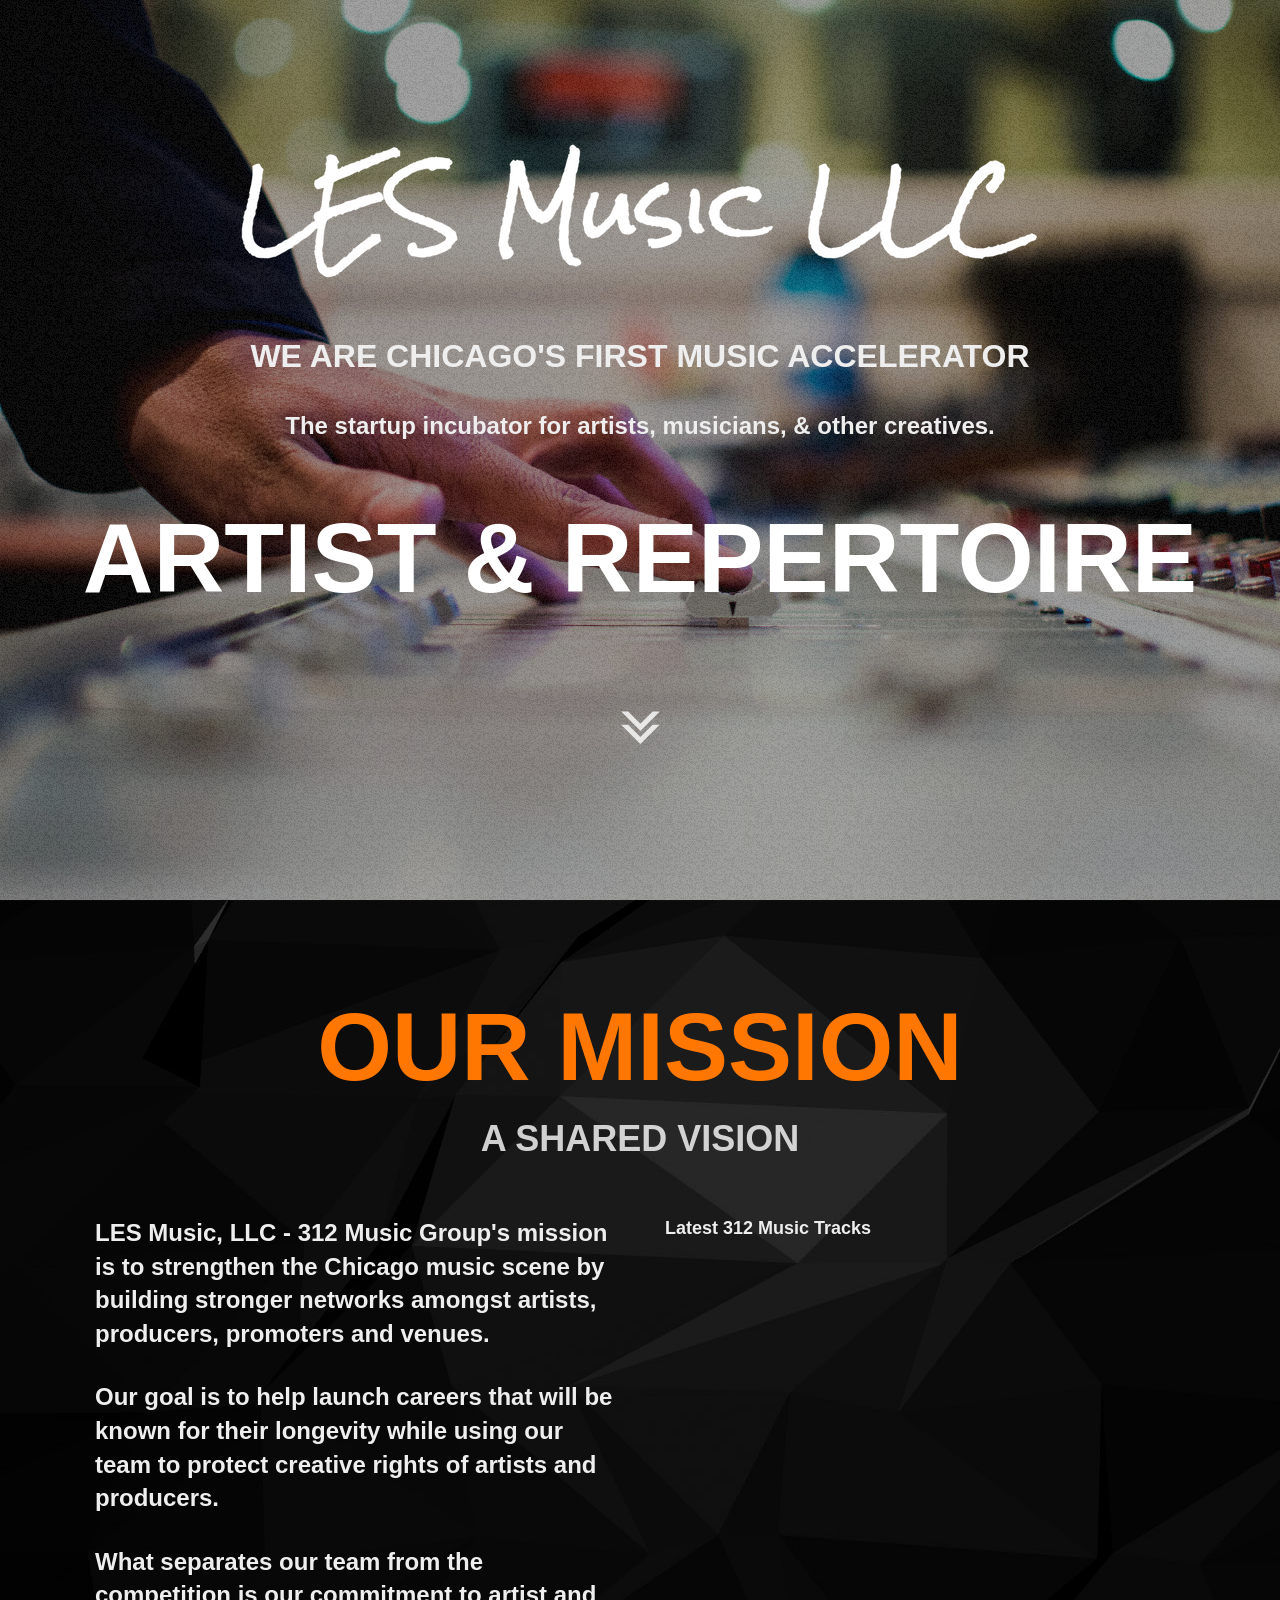
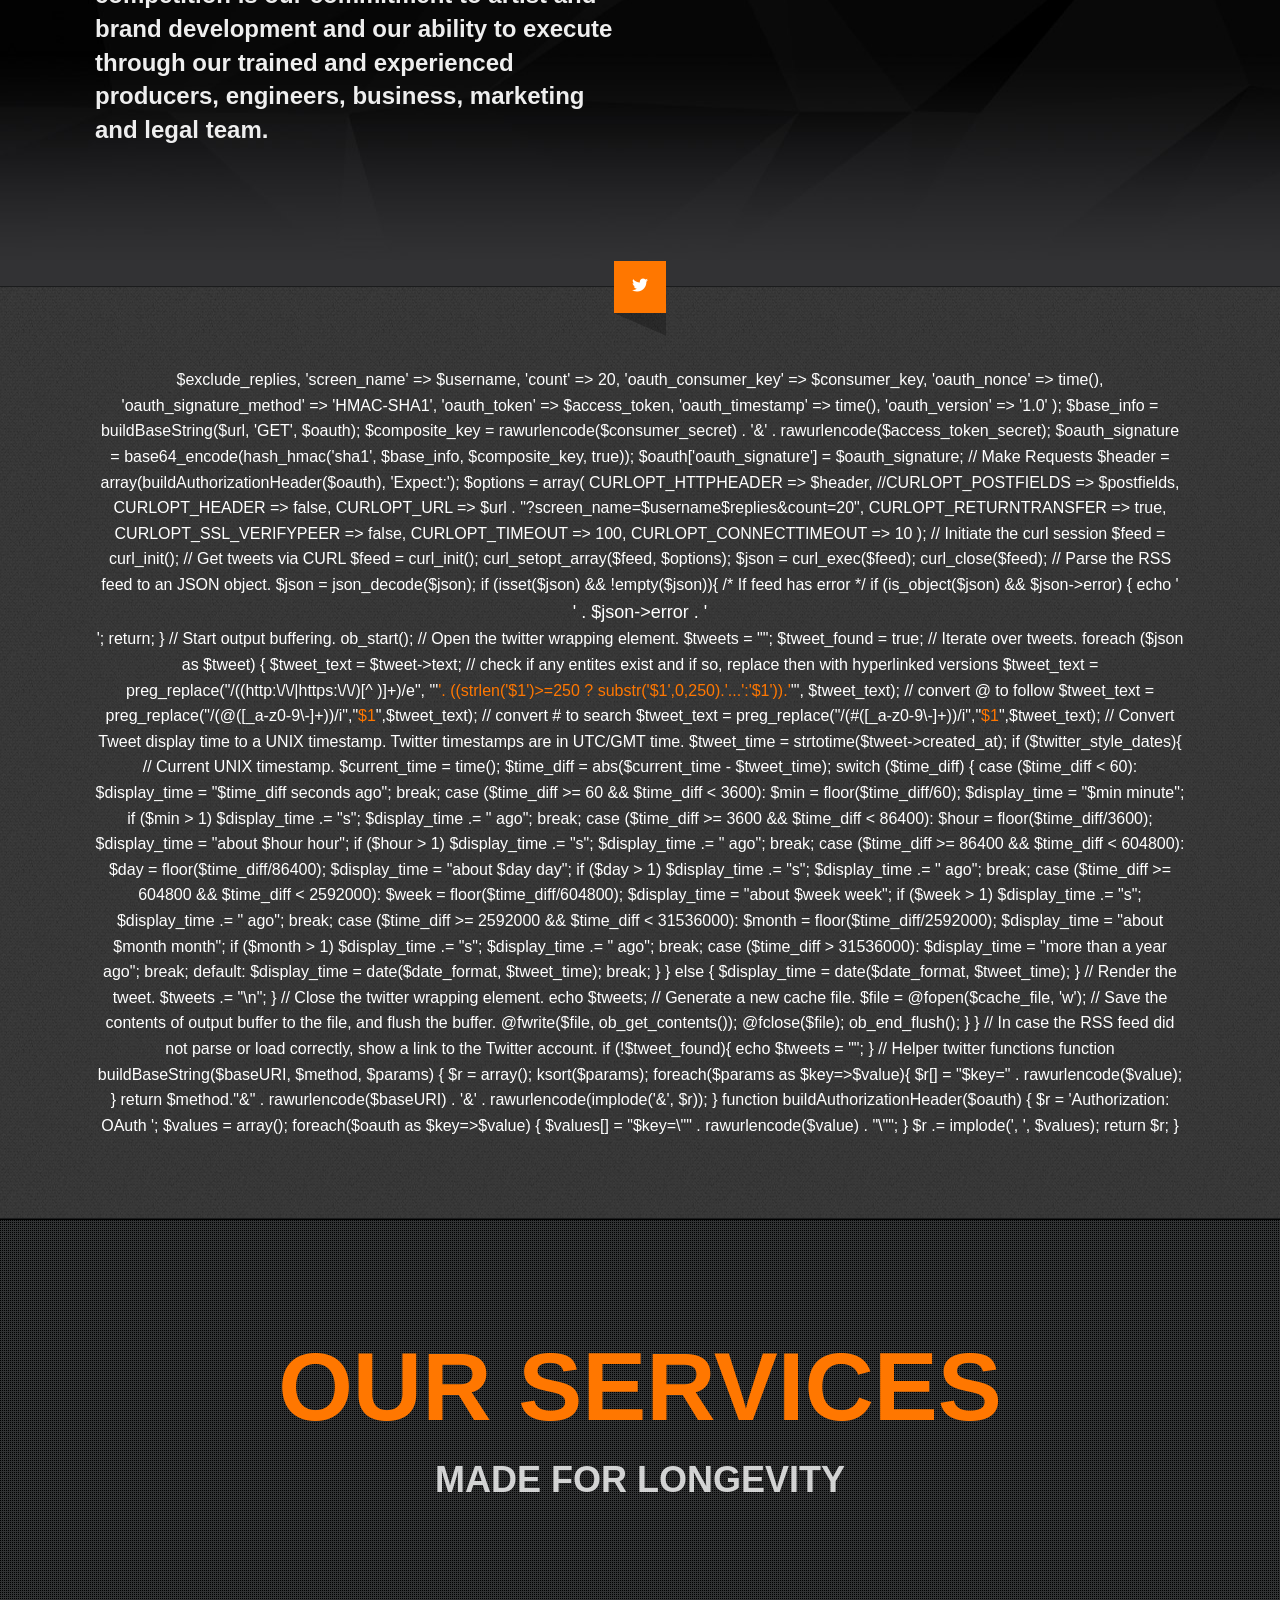
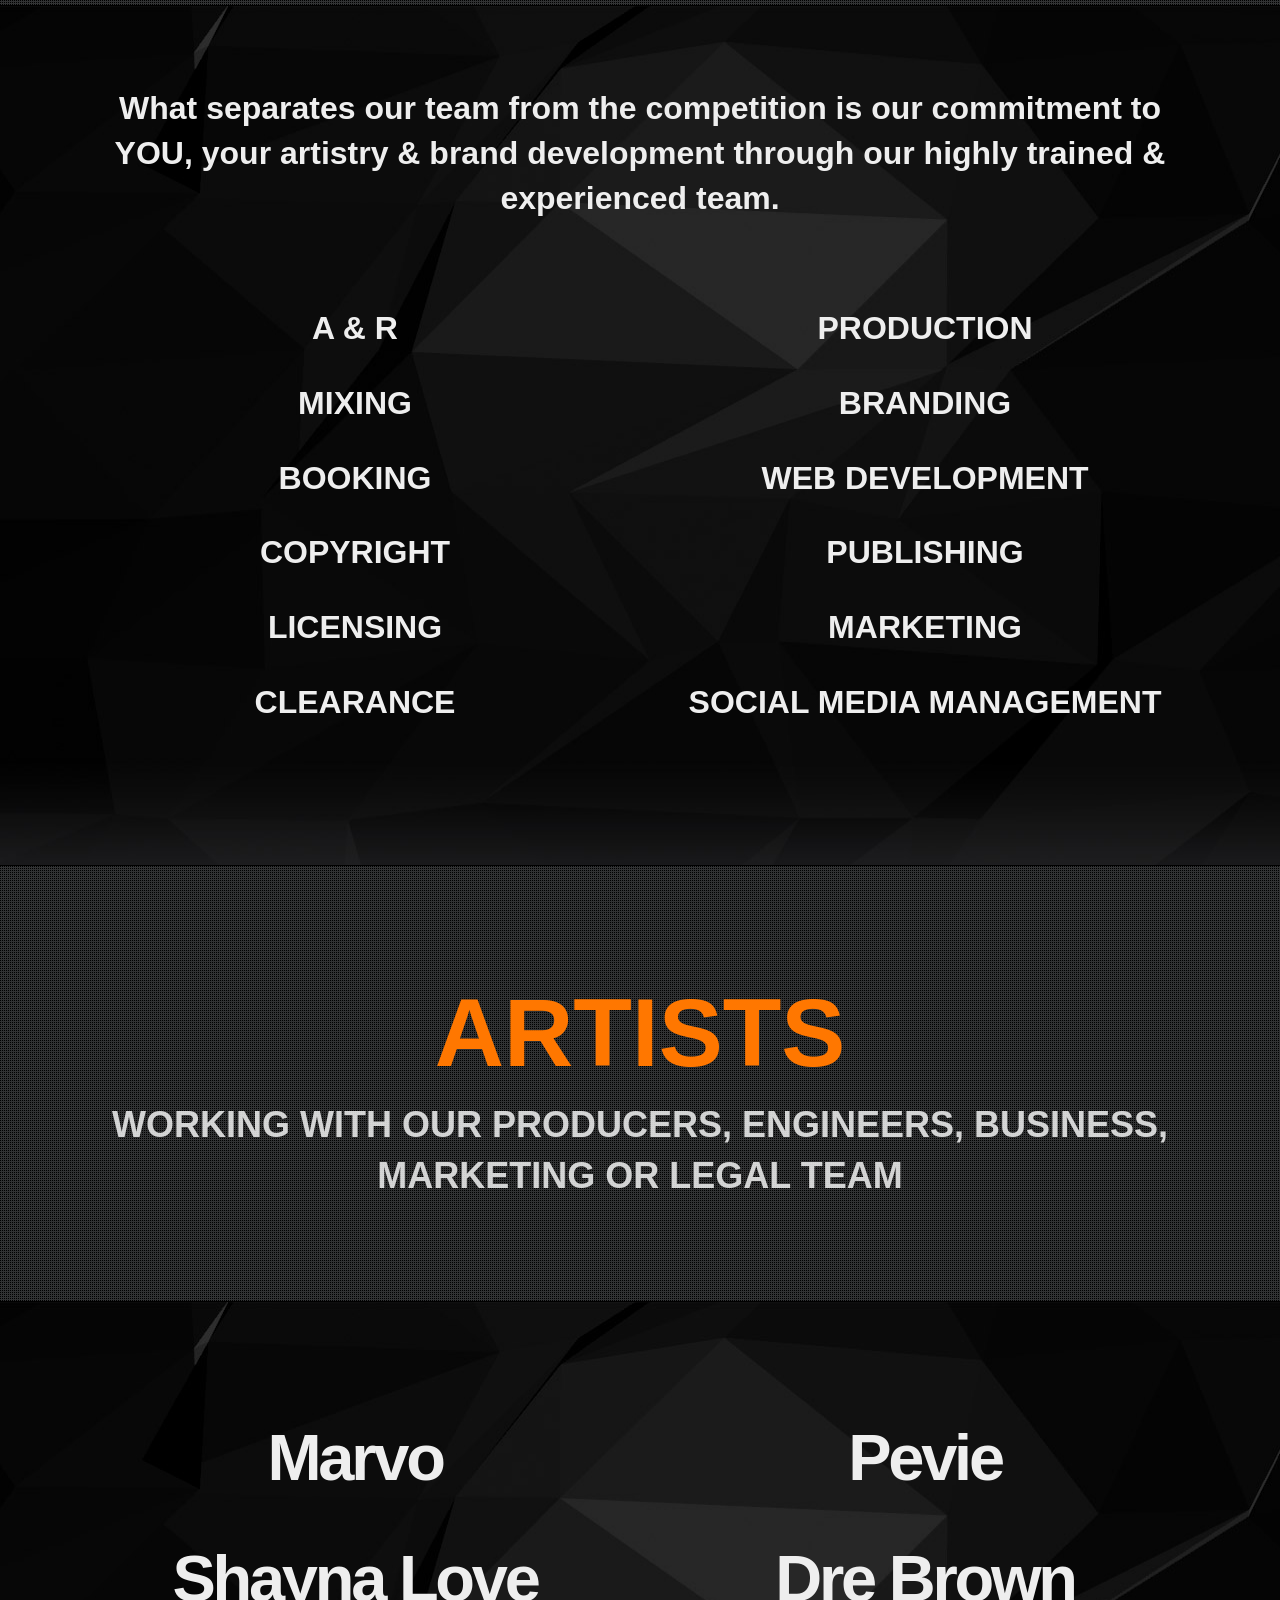
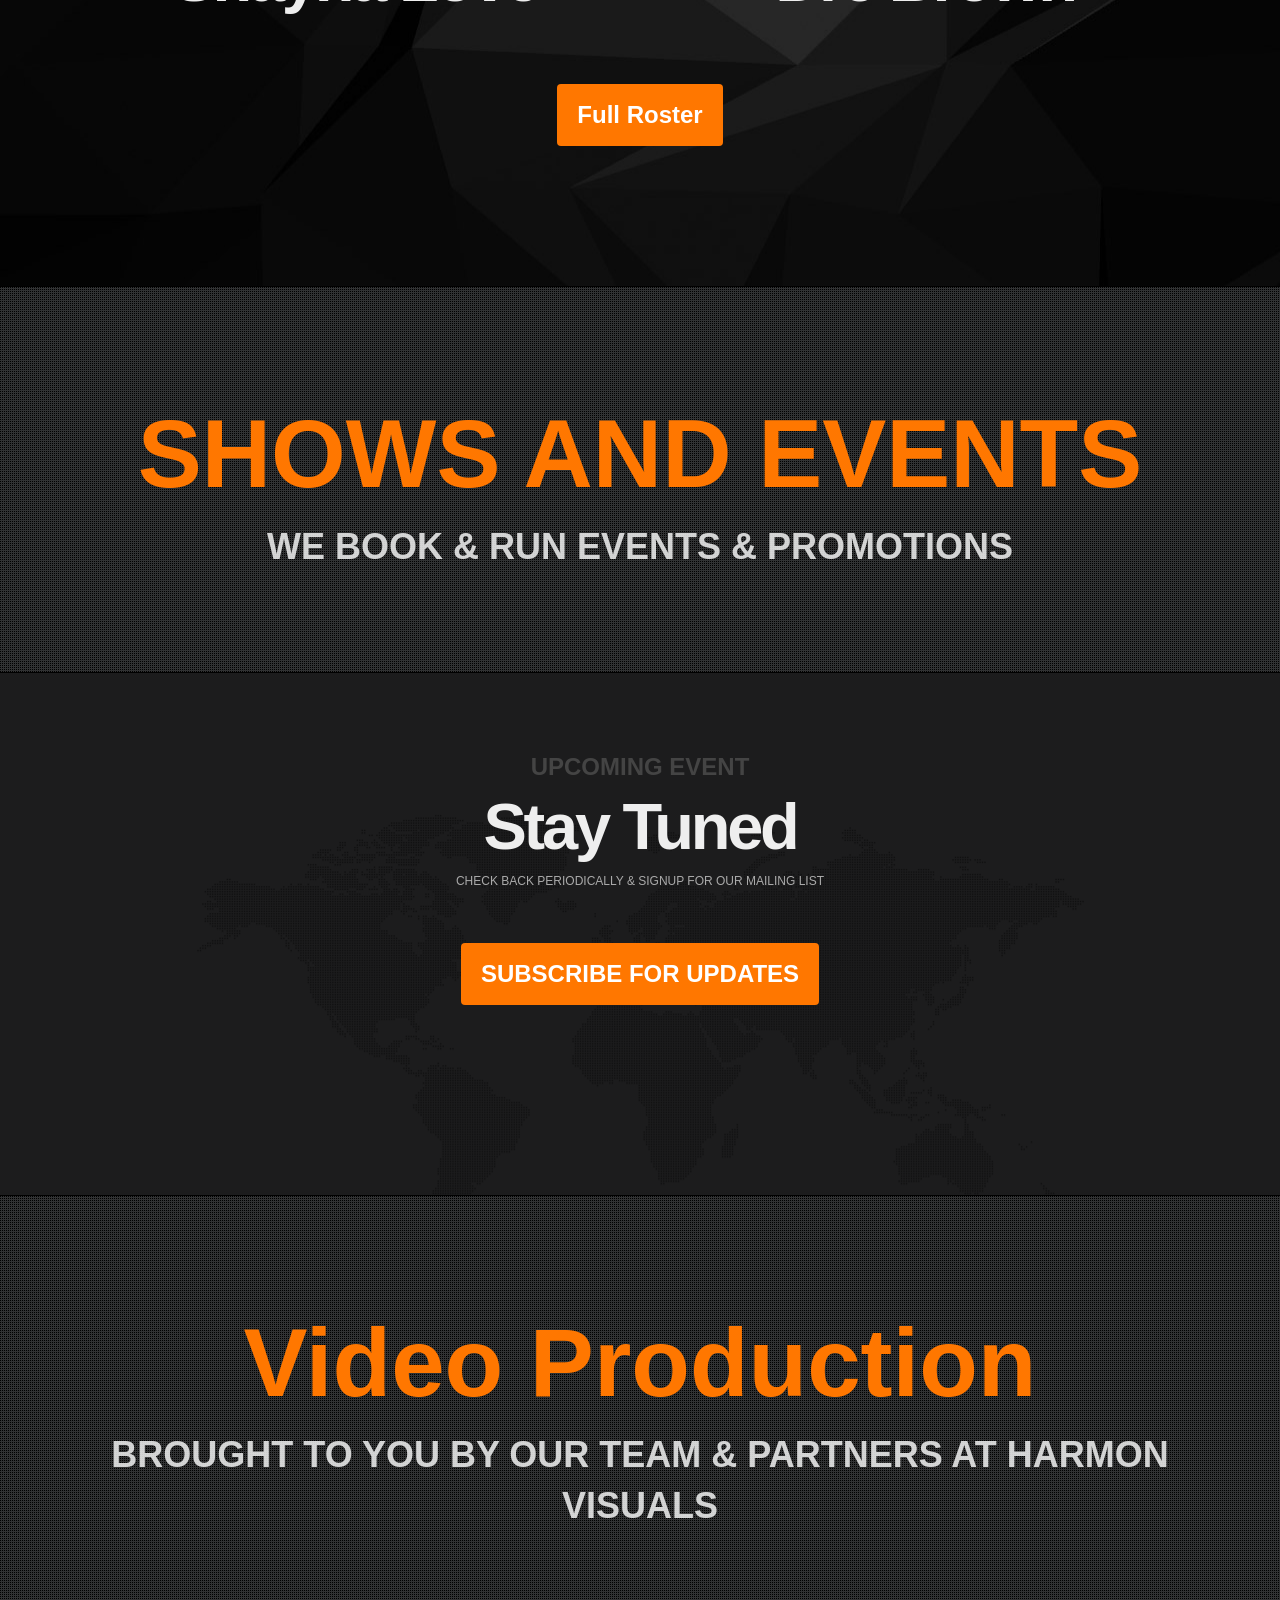
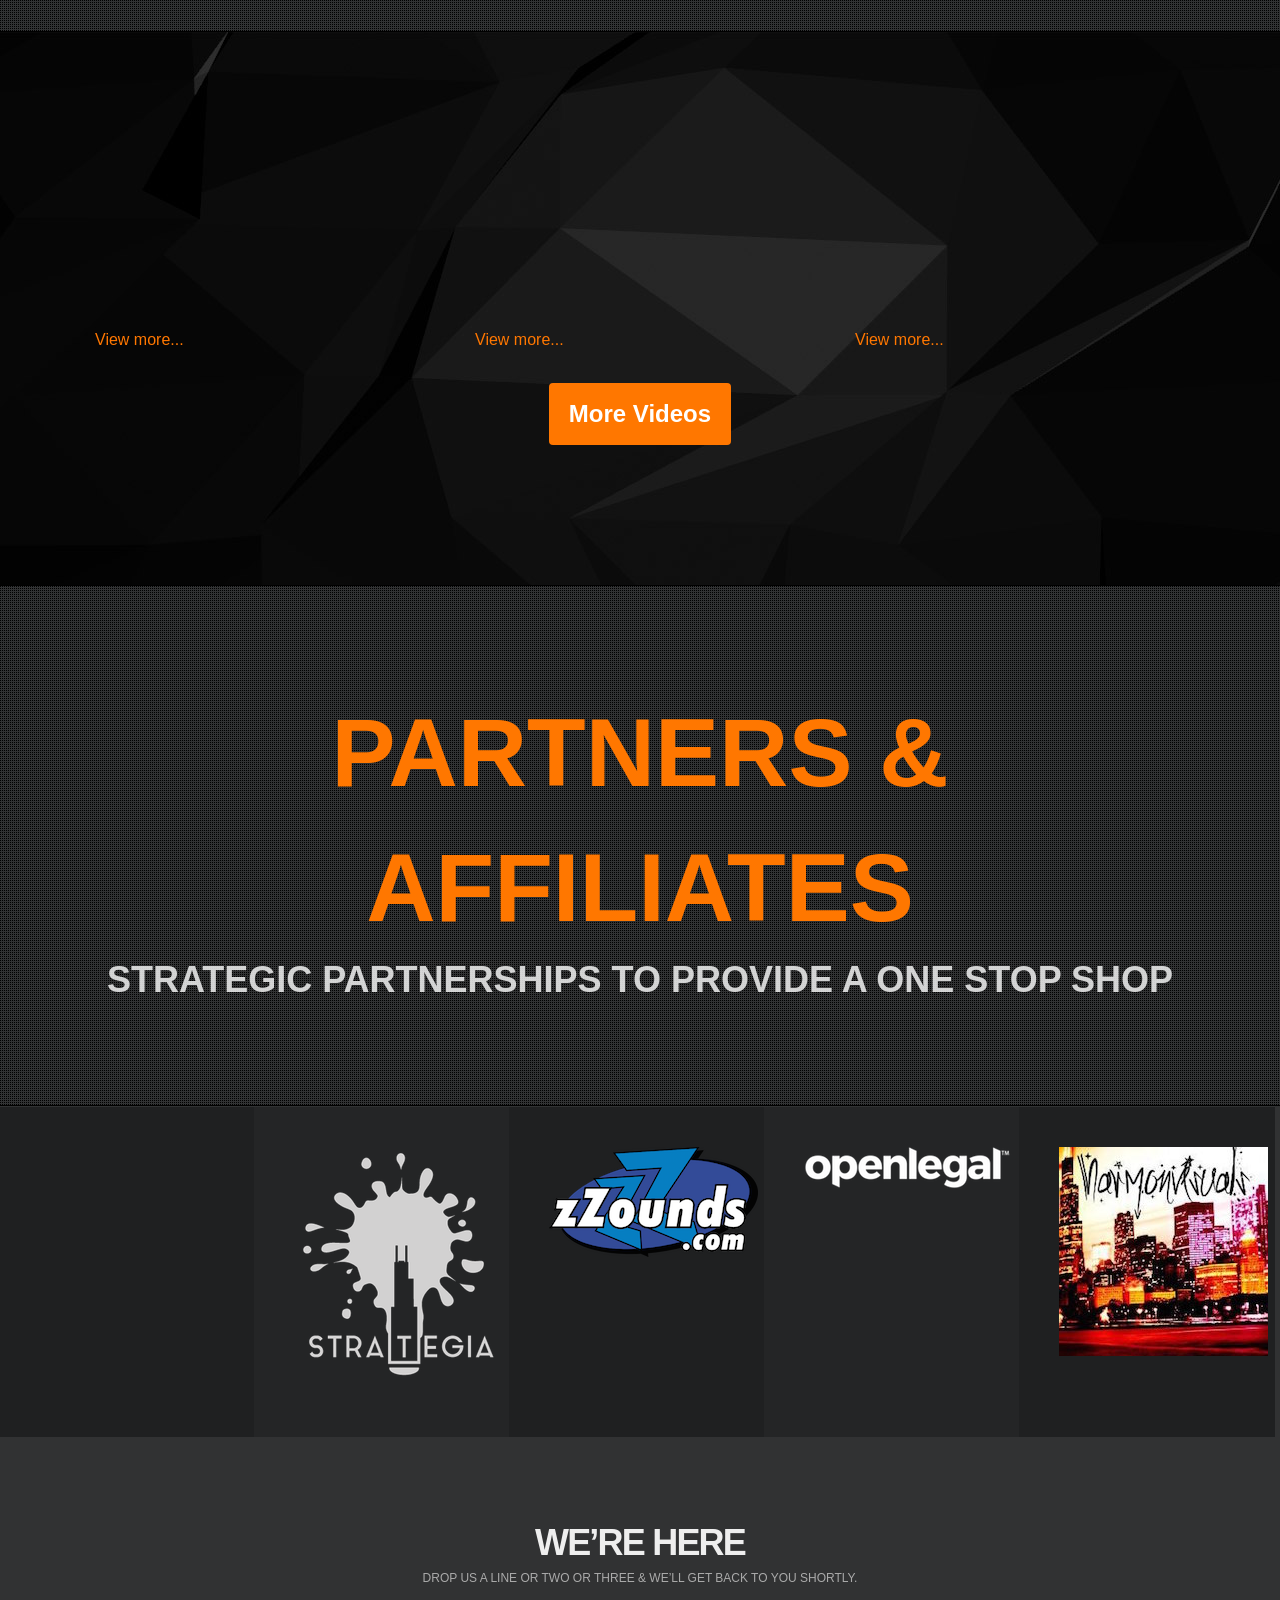
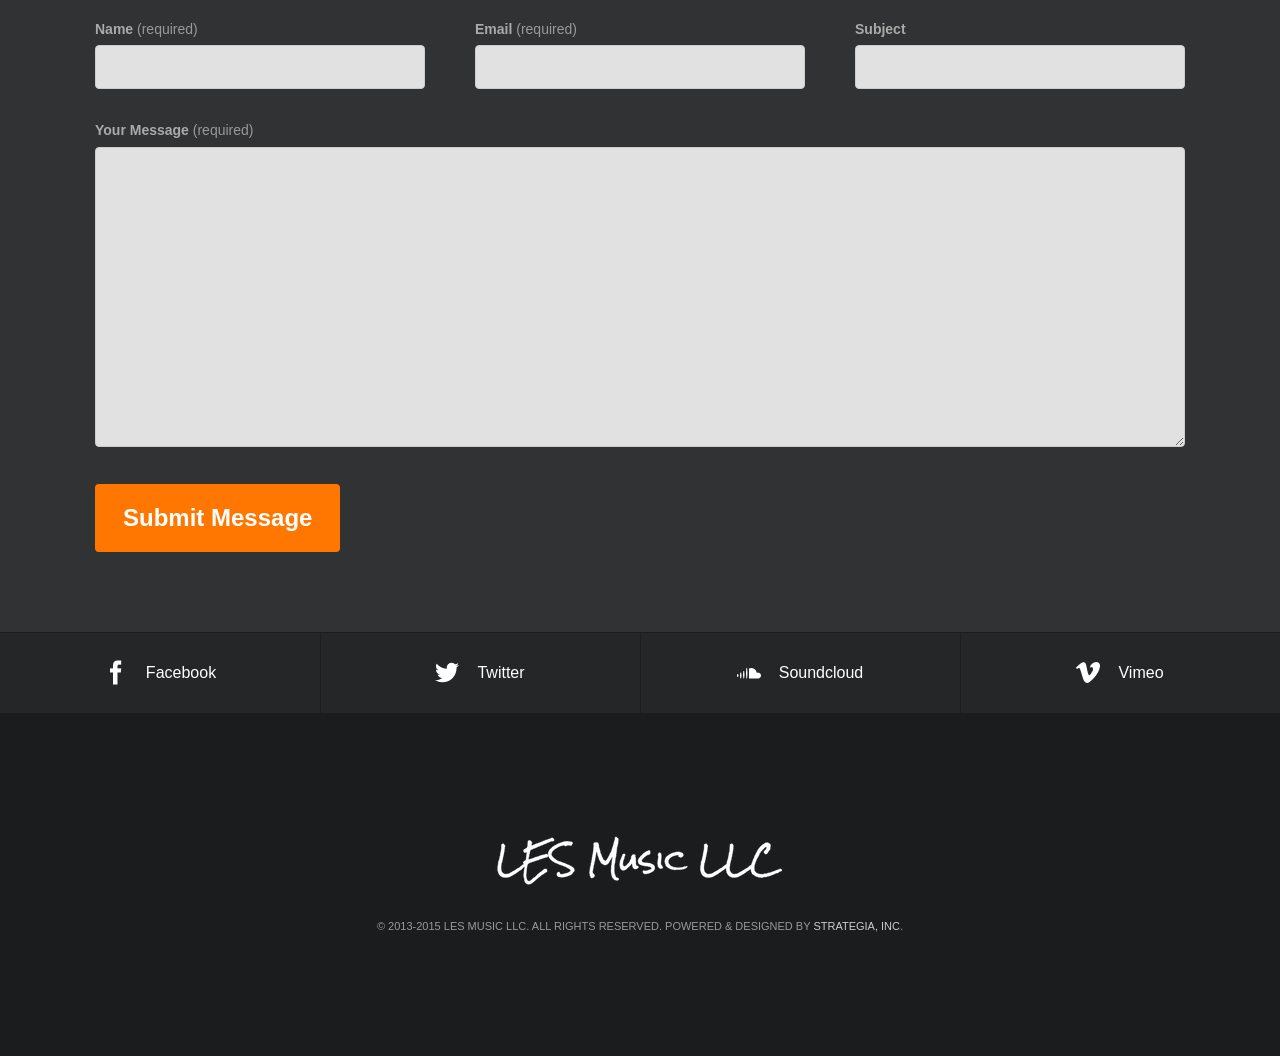
<file: index.html>
<!doctype html>
<!-- paulirish.com/2008/conditional-stylesheets-vs-css-hacks-answer-neither/ -->
<!--[if lt IE 7]> <html class="no-js lt-ie9 lt-ie8 lt-ie7" lang="en"> <![endif]-->
<!--[if IE 7]>    <html class="no-js lt-ie9 lt-ie8" lang="en"> <![endif]-->
<!--[if IE 8]>    <html class="no-js lt-ie9" lang="en"> <![endif]-->
<!-- Consider adding a manifest.appcache: h5bp.com/d/Offline -->
<!--[if gt IE 8]><!--> 
<html class="no-js" lang="en-US"><!--<![endif]-->
<head>
	<title>LES Music LLC - 312 Music Group</title>
	<meta charset="utf-8">
	<!--[if IE]>
		<meta http-equiv="X-UA-Compatible" content="IE=edge,chrome=1" >
	<![endif]-->
	<meta name="viewport" content="user-scalable=no, width=device-width, initial-scale=1, maximum-scale=1" />
	<meta name="apple-mobile-web-app-capable" content="yes" />
	<meta name="author" content="ricgruber - Strategia, Inc." />
	<meta name="description" content="Chicago based full service Music Accelerator. We help artists at the beginning stages of their career with A&R, Mixing, Branding/Art, Writing & Production, Website Development & Digital Branding, Recording, Publishing & securing intellectual property." />
	<meta name="keywords"  content="Chicago, Music, Excelerator, Music Accelerator, Accelerator, Music Accelerator A and R, Mixing, Artist Branding, Branding, Lyric Writing, Music Production, Music Recording, Music Publishing, Copyright." />
	<!-- Fav icon -->
	<link rel="shortcut icon" href="img/favicon.ico" type="image/x-icon" />
	<!-- <meta name="robots" content="index,follow"> -->

	<!-- ############################# Stylesheets ############################# -->
	<link rel="stylesheet" href="css/menu.css" media="screen" />
	<link rel="stylesheet" href="css/style.css" media="screen" />
	<link rel="stylesheet" href="css/media-queries.css" media="screen" />
	<!-- Fancybox styles -->
	<link rel="stylesheet" href="css/fancybox.custom.css" media="screen" />
	<!-- Flexslider styles -->
	<link rel="stylesheet" href="css/flexslider.css" media="screen" />
	<!-- Fullwidth player -->
	<link rel="stylesheet" href="http://netdna.bootstrapcdn.com/font-awesome/4.0.3/css/font-awesome.css" />
	<link rel="stylesheet" type="text/css" href="css/jquery.fullwidthAudioPlayer.css">
	<!-- //Fullwidth player -->

	<!-- ############################# Javascripts ############################# -->
	<!-- jQuery -->
	<script src="http://ajax.googleapis.com/ajax/libs/jquery/1.8/jquery.min.js" type="text/javascript"></script>
	<!-- Add HTML5 support for older IE browsers -->
	<!--[if lt IE 9]> 
		<script src="js/html5.min.js"></script>
		<script src="js/selectivizr-and-extra-selectors.min.js"></script>
	<![endif]-->
	<!-- Modernizr -->
	<script src="js/modernizr.custom.js"></script>
	<script src="//load.sumome.com/" data-sumo-site-id="339742e7b1a7d56a0df34e37a14a7cf28da28b6153fb0144ded11384fae841db" async="async"></script>
</head>
<body>



<!-- ############################# intro ############################# -->
<section id="intro" class="intro-resize parallax clearfix" style="background-image: url(placeholders/soundboard.jpg)">
	<!-- animated bg -->
	<div class="intro-bg"></div>
	<!-- container -->
	<div class="container">
		<!-- ############ logo ############ -->
		<img id="intro-logo" src="placeholders/leslogo.png" alt="Logo">
		<h1>WE ARE CHICAGO'S FIRST MUSIC ACCELERATOR</h1>
		<h2>The startup incubator for artists, musicians, & other creatives.</h2>
		<!-- ############ ticker ############ -->
		<div id="ticker-wrap">
			<ul id="ticker">
				<!--<li>
					LES Music LLC
				</li>-->
				<li>
					Artist & Repertoire
				</li>
				<li>
					Mixing
				</li>
				<li>
					Artwork
				</li>
				<li>
					Writing & Production
				</li>
				<li>
					Web Development
				</li>
				<li>
					Digital Branding
				</li>
				<li>
					Recording
				</li>
				<li>
					Publishing
				</li>
			</ul>
		</div>
		
		<!-- ############ scroll arrows ############ -->
		<a id="scroll-arrows" class="smooth-scroll" href="#mission"><img src="img/scroll-arrows.png" alt="scroll down"></a>
	</div>
	<!-- /container -->
</section>
<!-- /intro -->


<!-- ############################# navigation section ############################# -->
<section id="main-nav-wrapper">
	<!-- main navigation -->
	<div id="main-nav">

		<!-- ############ search ############ -->
		<div id="search-wrap" style="display:none">
			<input type="text" placeholder="Search and hit enter..." name="s" id="search" />
		</div>
		<!-- /search -->

		<!-- navigation container -->
	   	<div class="nav-container">

		   	<!-- ############ logo ############ -->
		   	<a href="#intro" id="logo" class="smooth-scroll">
		   		<img src="placeholders/logo.png" alt="Logo">
		   	</a>
		   	<!-- /logo -->

		   	<!-- ############ icon navigation ############ -->
			<nav id="icon-nav">
				<ul>
					<li><a href="#intro" id="nav-up" class="smooth-scroll"><span class="icon-arrow-up-2"></span></a></li>
					<li><a href="#" id="nav-search"><span class="icon-search"></span></a></li>
				</ul>
			</nav>
			<!-- /icon navigation -->

			<!-- ############ navigation ############ -->
			<nav id="nav" class="one-page-nav">
				<ul>
					<li>
						<a href="#mission">Our Mission</a>
					</li>
					<li>
						<a href="#services">Services</a>
					</li>
					<!--<li>
						<a href="#artists">Artists</a>
					
								
					</li>-->
					<li> 
                		<a href="#artists">Artists</a>
                        <ul>
                        	
                            <li>
                            	<a href="#artists">Roster</a>
                            	<ul>
                            		<li>
                            			<a href="#">Marvo</a>
                            		</li>
                            		<li>
                            			<a href="#">Shayna Love</a>
                            		</li>
                            		<li>
                            			<a href="#">Pevie</a>
                            		</li>
                            		<li>
                            			<a href="#">Dre Brown</a>
                            		</li>
                            	</ul>
                            </li>
                        </ul>           
                    </li>
					
					<li>
						<a href="#events">Events</a>
					</li>
					<li>
						<a href="#videos">Videos</a>
					</li>
					<li>
						<a href="#panda">Partners & Affiliates</a>
					</li>
					
					<li>
						<a href="#contact">Contact</a>
					</li>
				</ul>
			</nav>
			<!-- /navigation -->

			<!-- responsive navigation -->
			<div id="dl-menu" class="dl-menuwrapper one-page-nav">
				<button class="dl-trigger">Open Menu</button>
				<!-- RESPONSIVE NAVIGATION HERE -->
			</div>
			<!-- /responsive navigation -->
	   	</div>
	   	<!-- /navigation container -->
	</div>
	<!-- /main navigation -->
</section>
<!-- /navigation section -->


<!-- ############ page container loaded via ajax ############ -->
<div id="custom-page" class="ajax-holder"></div>
<!-- /project container -->

<!-- ############ section container ############ -->
<section id="mission">
	<div id="bio-content" class="section-container clearfix">
		<!-- container -->
		<div class="container">
			<!-- row -->
			<div class="row">
				<!-- column -->
				<h2 class="section-heading">OUR MISSION</h2>
				<h6 class="section-sub-heading">A SHARED VISION</h6></br></br>
				<div class="col-1-2">
					<h2>LES Music, LLC - 312 Music Group's mission is to strengthen the Chicago music scene by building stronger networks amongst artists, producers, promoters and venues.</h2> 

<h2>Our goal is to help launch careers that will be known for their longevity while using our team to protect creative rights of artists and producers.</h2>

<h2>What separates our team from the competition is our commitment to artist and brand development and our ability to execute through our trained and experienced producers, engineers, business, marketing and legal team. </h2>


				</div>
				<!-- /column -->
				<!-- column -->
				<div class="col-1-2 last">
					 <h3>Latest 312 Music Tracks</h3>
                <iframe width="100%" height="450" scrolling="no" frameborder="no" src="https://w.soundcloud.com/player/?url=https%3A//api.soundcloud.com/users/3511683&amp;auto_play=false&amp;hide_related=false&amp;show_comments=true&amp;show_user=true&amp;show_reposts=false&amp;visual=true"></iframe>
				</div>
				<!-- /column -->
			</div>
			<!-- /row -->
			<!-- row -->
			
			
		</div>
		<!-- /container -->
	</div>
	<!-- /section container -->
</section>
<!-- /bio -->

<!-- ############################# recent tweet ############################# -->
<section class="recent-tweet">
    <!-- section sign -->
    <div class="section-sign">
        <span class="icon-twitter"></span>
    </div>
    <!-- /section sign -->
    <!-- container -->
    <div class="container clearfix">
        <!-- twitter feed -->
        <ul class="tweets" data-tweets-count="0">
        	<li>Oops, our Twitter feed is unavailable at the moment - <a href="http://twitter.com/lesmusicllc">Follow us on Twitter!</a></li>
        </ul>   
        <!-- /twitter feed  -->
    </div>
    <!-- /container -->
</section>
<!-- /recent tweet -->

<!-- ############################# Services ############################# -->
<section id="services" class="section">

	<!-- ############ Paralax Intro ############ -->
	<div id="portfolio-header" class="section-header parallax clearfix" style="background-image: url(img/services-header.jpg)" data-interia="0.1">
		<div class="overlay"></div> <!-- overlay layer -->
		<!-- /container -->
		<div class="container clearfix">
			<h2 class="section-heading">OUR SERVICES</h2>
			<h6 class="section-sub-heading">MADE FOR LONGEVITY</h6>
		</div>
		<!-- /container -->
	</div>
	<!-- /parallax intro -->
<!-- ############ section container ############ -->
	<div id="bio-content" class="section-container clearfix">
		<!-- container -->
		<div class="container">
			<!-- row -->
			<div class="row">
				<!-- column -->
				
					<center><h1>What separates our team from the competition is our commitment to YOU, your artistry & brand development through our highly trained & experienced <!--producers, engineers, business, marketing & legal-->team.</h1></center></br>
				

	<div class="row">
				<!-- column -->
				<div class="col-1-2">
		<center><p><h1>A & R</h1></p>
				<p><h1>MIXING</h1></p>
				<p><h1>BOOKING</h1></p>
				<p><h1>COPYRIGHT</h1></p>
				<p><h1>LICENSING</h1></p>
				<p><h1>CLEARANCE</h1></p>

</center>
				</div>
				<!-- /column -->
				<!-- column -->
				<div class="col-1-2 last">
		<center><p><h1>PRODUCTION</h1></p>
				<p><h1>BRANDING</h1></p>
				<p><h1>WEB DEVELOPMENT</h1></p>
				<p><h1>PUBLISHING</h1></p>
				<p><h1>MARKETING</h1></p>
				<p><h1>SOCIAL MEDIA MANAGEMENT</h1></p>	
					
</center>					
				</div>
				<!-- /column -->
			</div>
					
				</div>
				<!-- /column -->
				
			</div>
		
			
		</div>
		<!-- /container -->
	</div>
	<!-- /section container -->
</section>
<!-- /services -->

<!-- ############################# artists ############################# -->
<section id="artists" class="section">

	<!-- ############ Paralax Intro ############ -->
	<div id="portfolio-header" class="section-header parallax clearfix" style="background-image: url(img/artists-header.jpg)" data-interia="0.1">
		<div class="overlay"></div> <!-- overlay layer -->
		<!-- /container -->
		<div class="container clearfix">
			<h2 class="section-heading">ARTISTS</h2>
			<h6 class="section-sub-heading">WORKING WITH OUR PRODUCERS, ENGINEERS, BUSINESS, MARKETING OR LEGAL TEAM</h6>
		</div>
		<!-- /container -->
	</div>
	<!-- /parallax intro -->


<!-- ############ section container ############ -->
	<div id="bio-content" class="section-container clearfix">
		<!-- container -->
		<div class="container">
			<!-- row -->
			<div class="row">
				<!-- column -->
				<div class="col-1-2">
			<center><p><a href="#"><h2 class="content-title">Marvo</h2></a></p>
			<p><a href="#"><h2 class="content-title">Shayna Love</h2></a></p>
			<!--<p><a href="#"><h2 class="content-title">Ashley Sorrell</h2></a></p>-->
</center>
				</div>
				<!-- /column -->
				<!-- column -->
				<div class="col-1-2 last">
					<center><p><a href="#"><h2 class="content-title">Pevie</h2></a></p>
					<p><a href="#"><h2 class="content-title">Dre Brown</h2></a></p>
					<!--<p><a href="#"><h2 class="content-title">KD Young Cocky</h2></a></p>-->
					
</center>					
				</div>
				<!-- /column -->
			</div>
			<!-- /row -->
			<div class="row">
<center><p><a class="btn btn-cta btn-cta-secondary" href="#">Full Roster</a></p></center>
</div>
			
		</div>
		<!-- /container -->
	</div>
	<!-- /section container -->
</section>
<!-- /Artists -->




	<!-- ############ project container loaded via ajax ############ -->
	<div id="project" class="ajax-holder"></div>
	<!-- /project container -->

	<!-- ############################# events ############################# -->
<section id="events" class="section">

	<!-- ############ paralax intro ############ -->
	<div id="events-header" class="section-header parallax clearfix" style="background-image: url(img/events-header.jpg);" data-interia="0">
		<div class="overlay"></div> <!-- overlay layer -->
		<!-- container -->
		<div class="container clearfix">
			<!--<h6 class="section-sub-heading">SEE YOU AT THE CLUB</h6>-->
			<h2 class="section-heading">SHOWS AND EVENTS</h2>
						<h6 class="section-sub-heading">WE BOOK & RUN EVENTS & PROMOTIONS</h6>
		</div>
		<!-- /container -->
	</div>
	<!-- /parallax intro -->

	<!-- ############ event container loaded via ajax ############ -->
	<div id="event" class="ajax-holder"></div>
	<!-- /event container -->

<!-- ############################# upcoming event ############################# -->
<section id="upcoming-event" class="event-countdown">
	<!-- container -->
	<div class="container clearfix">
		<!-- ############ content header ############ -->
		<header class="content-header">
			<h6 class="upcoming-event">Upcoming Event</h6>
			<h2 class="content-title">Stay Tuned</h2>
			<span class="sub-heading">Check back periodically & signup for our mailing list</span>
				</br></br>
			<span class="sub-heading"><a class="btn btn-cta btn-cta-secondary" href="http://eepurl.com/bhcTDb">Subscribe for Updates</a></span>
			
		</header>
		<!-- /content header -->
		<!-- countdown -->
		<!--<div class="countdown" data-event-date="2014/10/18 20:20:00">
			<div class="days" data-label="Days">000</div>
			<div class="hours" data-label="Hours">000</div>
			<div class="minutes" data-label="Minutes">000</div>
			<div class="seconds" data-label="Seconds">000</div>
		</div>-->
		<!-- /countdown -->
	</div>
	<!-- /container -->
</section>
<!-- /upcoming event -->


<!-- ############################# Videos ############################# -->
<section id="videos" class="section">

	<!-- ############ Paralax Intro ############ -->
	<div id="portfolio-header" class="section-header parallax clearfix" style="background-image: url(img/artists-header.jpg)" data-interia="0.1">
		<div class="overlay"></div> <!-- overlay layer -->
		<!-- /container -->
		<div class="container clearfix">
			<h2 class="section-heading">Video Production</h2>
			<h6 class="section-sub-heading">BROUGHT TO YOU BY OUR TEAM & PARTNERS AT HARMON VISUALS</h6>
		</div>
		<!-- /container -->
	</div>
	<!-- /parallax intro -->


  <!-- row -->
  	<div id="bio-content" class="section-container clearfix">
		<!-- container -->
		<div class="container">
			<!-- row -->
            <div class="row">
                <!-- column -->
                <div class="col-1-3">
                    <!-- video -->
                    <iframe src="https://player.vimeo.com/video/98129486" width="330" height="185" frameborder="0" webkitallowfullscreen mozallowfullscreen allowfullscreen></iframe>
                     
                     <a href="http://lesmusicllc.com/videos.html">View more...</a>
                </div>
                <!-- /column -->
                <!-- column -->
                <div class="col-1-3">
                    <!-- video -->
                     <iframe src="https://player.vimeo.com/video/121313836" width="330" height="185" frameborder="0" webkitallowfullscreen mozallowfullscreen allowfullscreen></iframe>
                       
                     <a href="http://lesmusicllc.com/videos.html">View more...</a>
                </div>
                <!-- /column -->
                <!-- column -->
                <div class="col-1-3 last">
                    <!-- video -->
                   <iframe src="https://player.vimeo.com/video/119482204" width="330" height="185" frameborder="0" webkitallowfullscreen mozallowfullscreen allowfullscreen></iframe>
                   
                     <a href="http://lesmusicllc.com/videos.html">View more...</a>
                </div>
                <div class="row">
<center><p><a class="btn btn-cta btn-cta-secondary" href="http://lesmusicllc.com/videos.html">More Videos</a></p></center>
</div>
                <!-- /column -->
            </div>
        </div>
    </div>
            <!-- /row -->



<!-- ############ strategia partners ############ -->
	<!-- /more partners-->
	<section id="panda" class="section">
	<div id="events-header" class="section-header parallax clearfix" style="background-image: url(img/partners-headers.jpg);" data-interia="0">
		<div class="overlay"></div> <!-- overlay layer -->
		<!-- container -->
		<div class="container clearfix">
			<!--<h6 class="section-sub-heading">SEE YOU AT THE CLUB</h6>-->
			<h2 class="section-heading">PARTNERS & AFFILIATES</h2>
						<h6 class="section-sub-heading">STRATEGIC PARTNERSHIPS TO PROVIDE A ONE STOP SHOP</h6>
		</div>
		<!-- /container -->
	</div>
	<!-- /parallax intro -->

	<!-- ############ strategic partners tiles ############ -->
	<div class="masonry-events">
		
		<!-- event brick -->
		<a href="" class="event-brick event-by-ajax" data-ajax-options='{"target" :"#event"}'>
		
		</a>
		<!-- /event brick -->
		<!-- event brick -->
		<a href="http://strategiainc.com" class="event-brick event-by-ajax" data-ajax-options='{"target" :"#event"}'>
			<img src="img/Strategia-B-Logo.png">
			
		</a>
		<!-- /event brick -->
		<!-- event brick -->
		<a href="http://www.zzounds.com/a--3187516" rel="nofollow" class="event-brick event-by-ajax" data-ajax-options='{"target" :"#event"}'>
			<img src="img/zzounds.png"></a>
		<!-- /event brick -->
		<!-- event brick -->
		<a href="http://openlegal.co" rel="nofollow" class="event-brick event-by-ajax" data-ajax-options='{"target" :"#event"}'>
			<img src="img/Openlegal_allwhite_250.png"></a>
		<!-- /event brick -->
		<!-- event brick -->
		<a href="http://harmonvisuals.com/" class="event-brick event-by-ajax" data-ajax-options='{"target" :"#event"}'>
			<img src="img/harmonvisuals.jpg">
		</a>
		<!-- /event brick -->
		

	
	</div>
	<!-- /masonry events -->

</section>
<!-- /events -->

	




<!-- ############################# contact ############################# -->
<section id="contact" class="section">

    
	

	<!-- ############ section container ############ -->
	<div class="section-container container clearfix">

        <div class="row clearfix">
        	<h2 class="heading-m text-center">WE’RE HERE</h2>
        	<span class="sub-heading text-center">Drop us a line or two or three & we’ll get back to you shortly.</span>
        </div>

         <!--contact form-->
       <form action="plugins/contact-form.php" method="post" class="form contact-form">
        	<div class="row clearfix">
 				<div class="col-1-3">
 					<label for="contact-name"><strong>Name</strong> (required)</label>
					<input type="text" name="name" value="" id="contact-name" required>
 				</div>
 				<div class="col-1-3">
 					<label for="contact-email"><strong>Email</strong> (required)</label>
					<input type="email" name="email" value="" id="contact-email" required>
 				</div>
 				<div class="col-1-3 last">
 					<label for="contact-subject"><strong>Subject</strong></label>
					<input type="text" name="subject" value="" id="contact-subject">
 				</div>
        	</div>
        	<div class="row clearfix">
        		<div class="col-1-1">
        			<label for="contact-message"><strong>Your Message</strong> (required)</label>
					<textarea name="message" id="contact-message" cols="88" rows="6" required></textarea>
				</div>
        	</div>
        	<div class="hidden">
				<label for="contact-spam-check">Do not fill out this field this is spam check.</label>
				<input name="anty_spam" type="text" value="" id="contact-spam-check" />
			</div>
			<input type="submit" value="Submit Message" class="large">
			<div class="clear"></div>
        </form>
        <!-- /contact form -->

    </div>
    <!-- /section container -->

</section>
<!-- /contact -->

<!-- ############################# social ############################# -->
<section id="social">
 	<div class="flex-col-1-4"><a href="https://www.facebook.com/lesmusicllc" class="social-facebook"><span class="icon-facebook"></span>Facebook</a></div>
    <div class="flex-col-1-4"><a href="https://twitter.com/lesmusicllc" class="social-twitter"><span class="icon-twitter"></span>Twitter</a></div>
    <div class="flex-col-1-4"><a href="https://soundcloud.com/lesmusicllc" class="social-soundcloud"><span class="icon-soundcloud"></span>Soundcloud</a></div>
    <div class="flex-col-1-4"><a href="https://vimeo.com/harmonvisuals" class="social-vimeo"><span class="icon-vimeo"></span>Vimeo</a></div>
   
</section>


<!-- ############################# footer ############################# -->
<footer id="footer">
	<!-- container -->
	<div class="container">
		<div id="copyrights">
			<img src="placeholders/logo-footer.png" class="aligncenter" alt="footer-logo">
			&copy; 2013-2015 LES Music LLC. All Rights Reserved. Powered & Designed by<a href="http://strategiainc.com"> Strategia, Inc</a>.
		</div>
	</div>
	<!-- /container -->
</footer>
<!-- /footer -->





<!-- ############################# javascripts ############################# -->
<script src="js/jquery.easing-1.3.min.js"></script>
<script src="js/jquery.dlmenu.js"></script>
<script src="js/smoothscroll.js"></script>
<script src="js/jquery.scrollTo.min.js"></script>
<script src="js/jquery.parallax-1.1.3.js"></script>
<script src="js/jquery.isotope.min.js"></script>
<script src="js/jquery.nav.js"></script>
<script src="js/jquery.jail.js"></script>
<script src="js/jquery.flexslider-min.js"></script>
<script src="js/nprogress.js"></script>
<script src="js/jquery.countdown.js"></script>
<!-- fancybox -->
<script src="js/jquery.fancybox-1.3.4.pack.js"></script>
<!-- google scripts -->
<script src="https://maps.google.com/maps/api/js?sensor=false"></script>
<script src="js/jquery.gmap.min.js"></script>
<!-- fullwidth player -->
<script src="js/jquery-ui.js" type="text/javascript"></script>
<script src="https://connect.soundcloud.com/sdk.js"></script>
<script src="js/soundmanager2-nodebug-jsmin.js" type="text/javascript"></script>
<script src="js/jquery.fullwidthAudioPlayer.min.js" type="text/javascript"></script>
<!-- //fullwidth player -->
<!-- custom scripts -->
<script src="js/custom.js"></script>
</body>
</html>
</file>
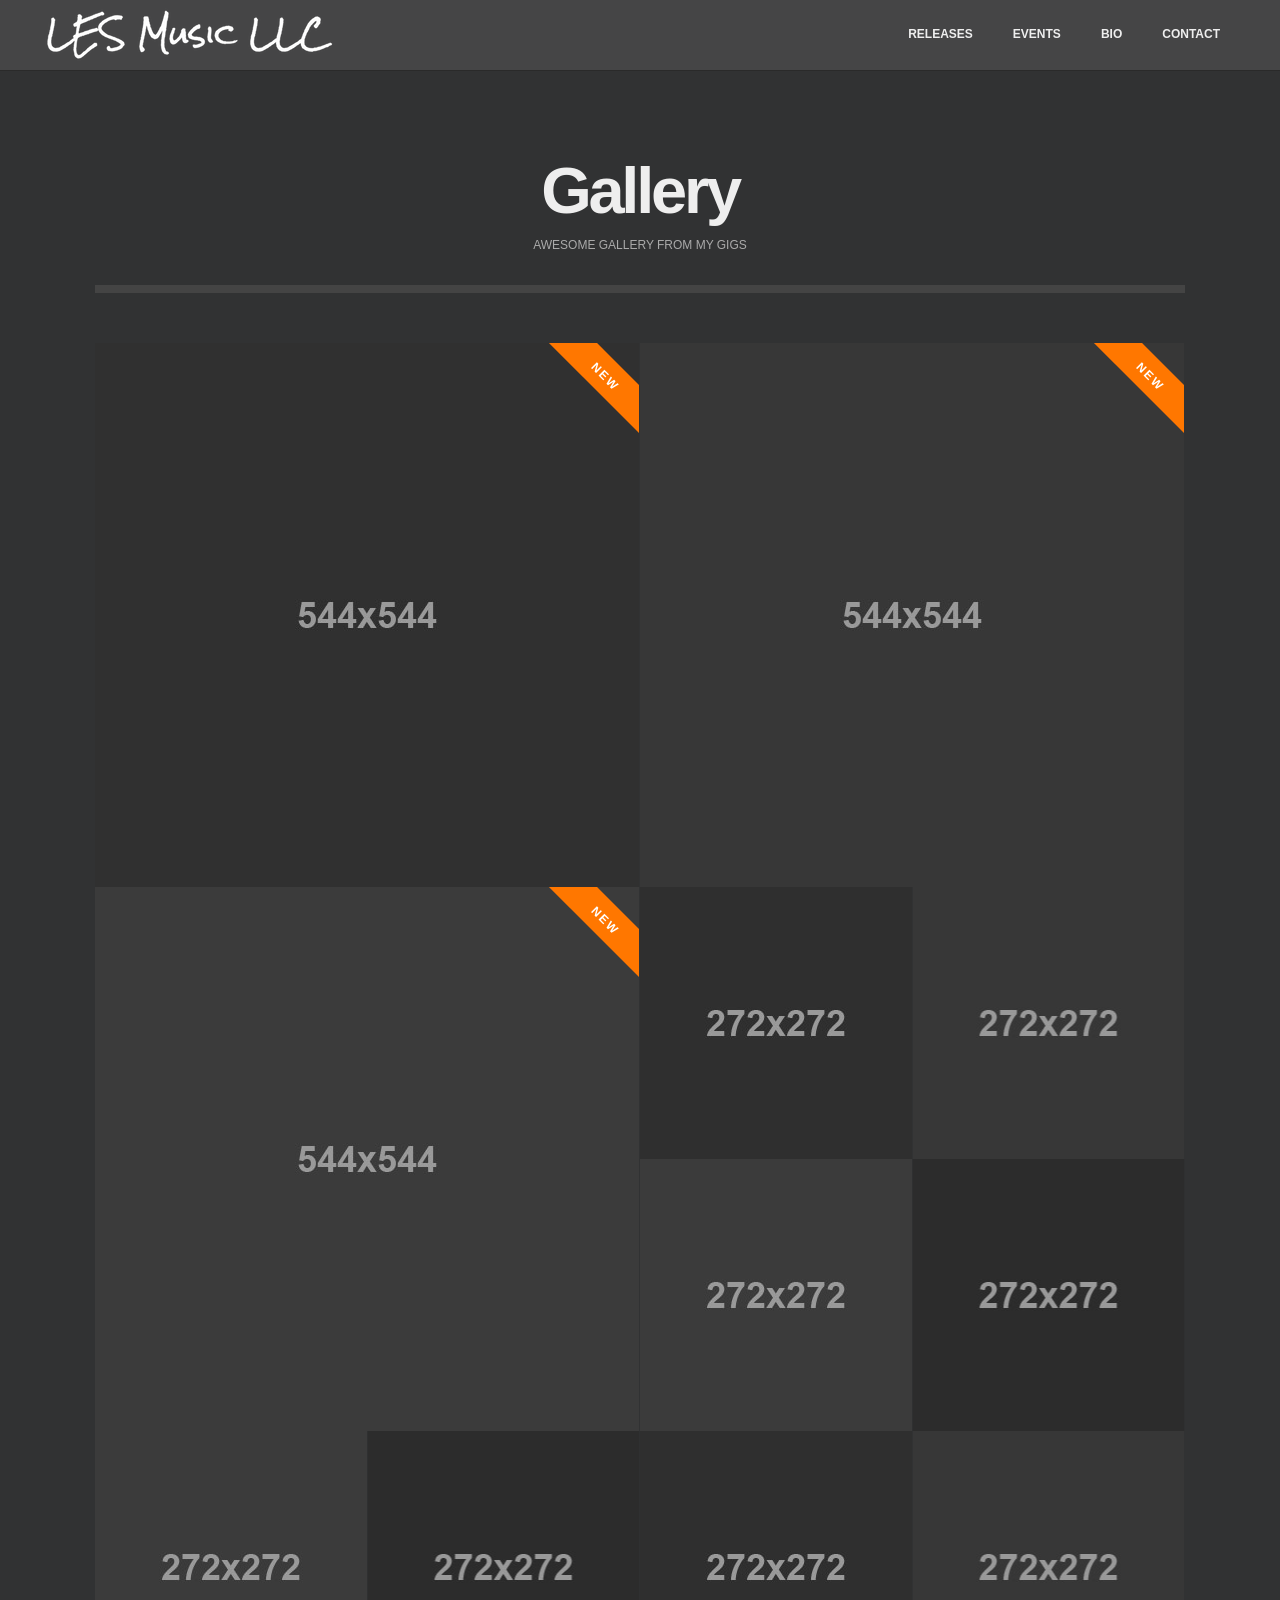
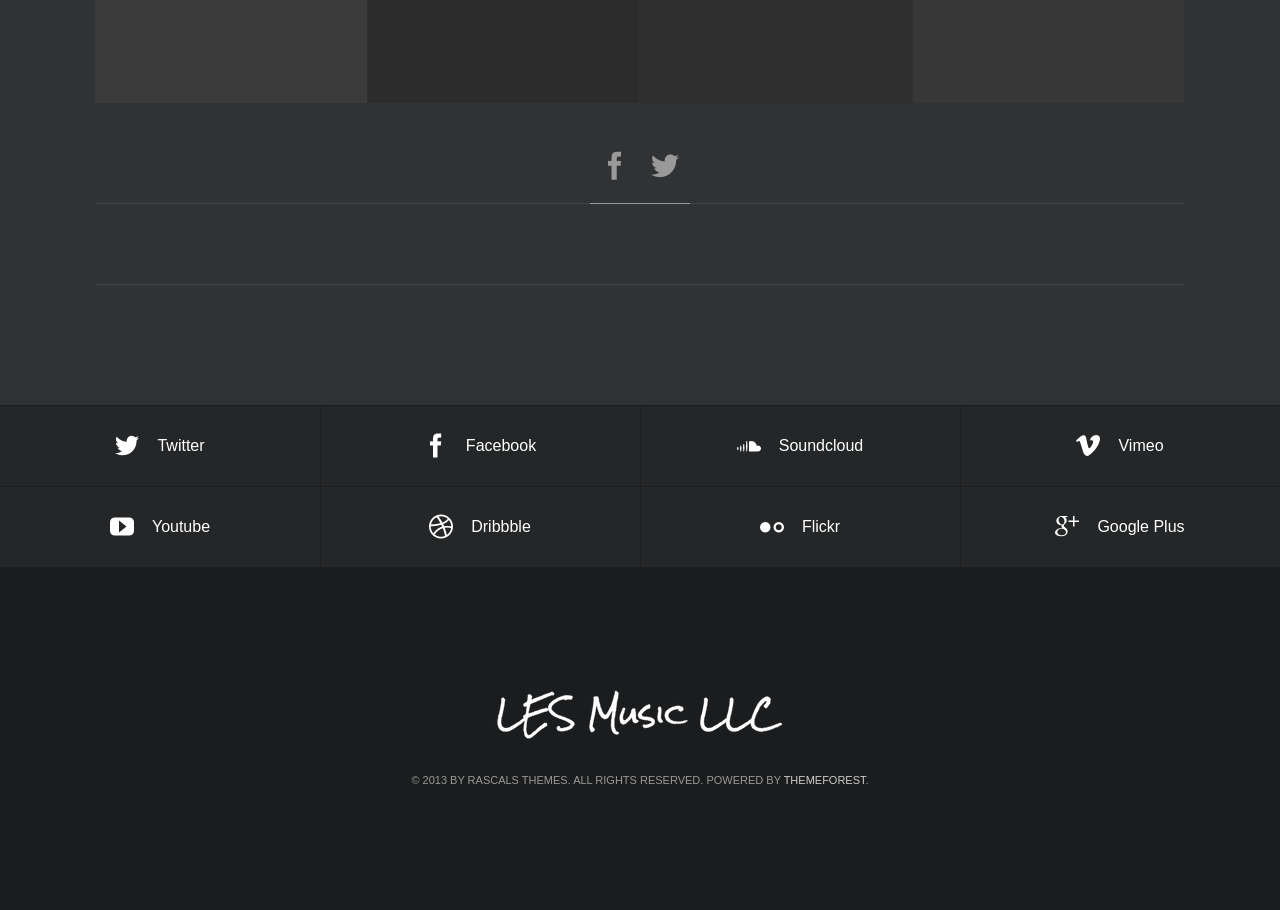
<file: gallery.html>
<!doctype html>
<!-- paulirish.com/2008/conditional-stylesheets-vs-css-hacks-answer-neither/ -->
<!--[if lt IE 7]> <html class="no-js lt-ie9 lt-ie8 lt-ie7" lang="en"> <![endif]-->
<!--[if IE 7]>    <html class="no-js lt-ie9 lt-ie8" lang="en"> <![endif]-->
<!--[if IE 8]>    <html class="no-js lt-ie9" lang="en"> <![endif]-->
<!-- Consider adding a manifest.appcache: h5bp.com/d/Offline -->
<!--[if gt IE 8]><!--> 
<html class="no-js" lang="en-US"><!--<![endif]-->
<head>
	<title>Gallery Page</title>
	<meta charset="utf-8">
	<!--[if IE]>
		<meta http-equiv="X-UA-Compatible" content="IE=edge,chrome=1" >
	<![endif]-->
	<meta name="viewport" content="user-scalable=no, width=device-width, initial-scale=1, maximum-scale=1" />
	<meta name="apple-mobile-web-app-capable" content="yes" />
	<meta name="description" content="Premium theme.">
	<meta name="keywords" content=""/>
	<meta name="author" content="Site Author">
	<!-- Fav icon -->
	<link rel="shortcut icon" href="img/favicon.ico" type="image/x-icon" />
	<!-- <meta name="robots" content="index,follow"> -->

	<!-- ############################# Stylesheets ############################# -->
	<link rel="stylesheet" href="css/menu.css" media="screen" />
	<link rel="stylesheet" href="css/style.css" media="screen" />
	<link rel="stylesheet" href="css/media-queries.css" media="screen" />
	<!-- Fancybox styles -->
	<link rel="stylesheet" href="css/fancybox.custom.css" media="screen" />
	<!-- Flexslider styles -->
	<link rel="stylesheet" href="css/flexslider.css" media="screen" />
	<!-- Fullwidth player -->
	<link rel="stylesheet" href="http://netdna.bootstrapcdn.com/font-awesome/4.0.3/css/font-awesome.css" />
	<link rel="stylesheet" type="text/css" href="css/jquery.fullwidthAudioPlayer.css">
	<!-- //Fullwidth player -->

	<!-- ############################# Javascripts ############################# -->
	<!-- jQuery -->
	<script src="http://ajax.googleapis.com/ajax/libs/jquery/1.8/jquery.min.js" type="text/javascript"></script>
	<!-- Add HTML5 support for older IE browsers -->
	<!--[if lt IE 9]> 
		<script src="js/html5.min.js"></script>
		<script src="js/selectivizr-and-extra-selectors.min.js"></script>
	<![endif]-->
	<!-- Modernizr -->
	<script src="js/modernizr.custom.js"></script>
</head>
<body>

<!-- ############################# Update Message for older browsers ############################# -->
<!--[if lte IE 7]>
   <div id="ie-message"><p>You are using Internet Explorer 7.0 or older to view this site. Your browser is an eight year old browser which does not display modern web sites properly. Please upgrade to a newer browser to fully enjoy the web. <a href="http://www.microsoft.com/windows/internet-explorer/default.aspx">Upgrade your browser</a></p></div>
<![endif]-->


<!-- ############################# navigation section ############################# -->
<section id="main-nav-wrapper" class="single-page">
    <!-- main navigation -->
    <div id="main-nav" class="sticky">

        <!-- navigation container -->
        <div class="nav-container">
            <!-- ############ logo ############ -->
            <a href="index.html" id="logo">
                <img src="placeholders/logo.png" alt="Logo">
            </a>
            <!-- /logo -->

            <!-- ############ navigation ############ -->
            <nav id="nav" class="one-page-nav">
                <ul>
                    <li>
                        <a href="index.html#portfolio">Releases</a>
                    </li>
                    <li>
                        <a href="index.html#events">Events</a>
                    </li>
                    <li>
                        <a href="index.html#bio">Bio</a>
                    </li>
                    <li>
                        <a href="index.html#contact">Contact</a>
                    </li>
                </ul>
            </nav>
            <!-- /navigation -->

            <!-- responsive navigation -->
            <div id="dl-menu" class="dl-menuwrapper one-page-nav">
                <button class="dl-trigger">Open Menu</button>
                <!-- RESPONSIVE NAVIGATION HERE -->
            </div>
            <!-- /responsive navigation -->
        </div>
        <!-- /navigation container -->
    </div>
    <!-- /main navigation -->
</section>
<!-- /navigation section -->


<!-- ############################# gallery section ############################# -->
<section id="gallery">
	
	<!-- ############ ajax content (This content will be loaded by ajax) ############ -->
	<div id="ajax-content" class="page-container">

		<!-- ############ container ############ -->
		<div class="container clearfix">

 			<!-- ############ content header ############ -->
            <header class="content-header">
                <h1 class="content-title">Gallery</h1>
                <span class="sub-heading">Awesome gallery from my gigs</span>
                <hr class="content-line">
            </header>
            <!-- /content header -->
 		
            <!-- row -->
            <div class="row clearfix">

                <!-- ############ masonry ############ -->
                <div class="masonry clearfix">
                    <!-- brick -->
                    <div class="brick width-1-2 height-1-2">
                       <a href="placeholders/gallery-01-544x544.jpg" class="thumb imagebox" data-group="amsterdam-2013-10-12" title="Gallery image title">
                            <!-- title and opacity mask -->
                            <div class="inner">
                                <h6>Amsterdam Festival <span>23 Photos</span></h6>
                            </div>
                            <!-- image -->
                            <img src="placeholders/gallery-01-544x544.jpg" alt="Gallery image title">
                            <!-- badge -->
                            <span class="badge new">NEW</span>
                        </a>
                        <!-- Gallery photos -->
                        <a href="placeholders/gallery-01-544x544.jpg" class="hidden imagebox" title="Gallery image title" data-group="amsterdam-2013-10-12"></a>
                        <a href="placeholders/gallery-02-544x544.jpg" class="hidden imagebox" title="Gallery image title" data-group="amsterdam-2013-10-12"></a>
                        <a href="placeholders/gallery-03-544x544.jpg" class="hidden imagebox" title="Gallery image title" data-group="amsterdam-2013-10-12"></a>
                        <a href="placeholders/gallery-01-272x272.jpg" class="hidden imagebox" title="Gallery image title" data-group="amsterdam-2013-10-12"></a>
                        <a href="placeholders/gallery-02-272x272.jpg" class="hidden imagebox" title="Gallery image title" data-group="amsterdam-2013-10-12"></a>
                        <a href="placeholders/gallery-03-272x272.jpg" class="hidden imagebox" title="Gallery image title" data-group="amsterdam-2013-10-12"></a>
                        <a href="placeholders/gallery-04-272x272.jpg" class="hidden imagebox" title="Gallery image title" data-group="amsterdam-2013-10-12"></a>
                    </div>
                    <!-- /brick -->
                    <!-- brick -->
                    <div class="brick width-1-2 height-1-2">
                       <a href="placeholders/gallery-02-544x544.jpg" class="thumb imagebox" data-group="bacardi-2013-10-12" title="Gallery image title">
                            <!-- title and opacity mask -->
                            <div class="inner">
                                <h6>Bacardi Original Bar <span>12 Photos</span></h6>
                            </div>
                            <!-- image -->
                            <img src="placeholders/gallery-02-544x544.jpg" alt="Gallery image title">
                            <!-- badge -->
                            <span class="badge new">NEW</span>
                        </a>
                        <!-- Gallery photos -->
                        <a href="placeholders/gallery-02-544x544.jpg" class="hidden imagebox" title="Gallery image title" data-group="bacardi-2013-10-12"></a>
                        <a href="placeholders/gallery-01-544x544.jpg" class="hidden imagebox" title="Gallery image title" data-group="bacardi-2013-10-12"></a>
                        <a href="placeholders/gallery-02-272x272.jpg" class="hidden imagebox" title="Gallery image title" data-group="bacardi-2013-10-12"></a>
                        <a href="placeholders/gallery-03-272x272.jpg" class="hidden imagebox" title="Gallery image title" data-group="bacardi-2013-10-12"></a>
                        <a href="placeholders/gallery-04-272x272.jpg" class="hidden imagebox" title="Gallery image title" data-group="bacardi-2013-10-12"></a>
                        <a href="placeholders/gallery-03-544x544.jpg" class="hidden imagebox" title="Gallery image title" data-group="bacardi-2013-10-12"></a>
                        <a href="placeholders/gallery-01-272x272.jpg" class="hidden imagebox" title="Gallery image title" data-group="bacardi-2013-10-12"></a>
                    </div>
                    <!-- /brick -->
                    <!-- brick -->
                    <div class="brick width-1-2 height-1-2">
                       <a href="placeholders/gallery-03-544x544.jpg" class="thumb imagebox" data-group="sepang-2013-10-12" title="Gallery image title">
                            <!-- title and opacity mask -->
                            <div class="inner">
                                <h6>Sepang International Circuit <span>08 Photos</span></h6>
                            </div>
                            <!-- image -->
                            <img src="placeholders/gallery-03-544x544.jpg" alt="Gallery image title">
                            <!-- badge -->
                            <span class="badge new">NEW</span>
                        </a>
                        <!-- Gallery photos -->
                        <a href="placeholders/gallery-01-544x544.jpg" class="hidden imagebox" title="Gallery image title" data-group="sepang-2013-10-12"></a>
                        <a href="placeholders/gallery-02-544x544.jpg" class="hidden imagebox" title="Gallery image title" data-group="sepang-2013-10-12"></a>
                        <a href="placeholders/gallery-03-544x544.jpg" class="hidden imagebox" title="Gallery image title" data-group="sepang-2013-10-12"></a>
                        <a href="placeholders/gallery-01-272x272.jpg" class="hidden imagebox" title="Gallery image title" data-group="sepang-2013-10-12"></a>
                        <a href="placeholders/gallery-02-272x272.jpg" class="hidden imagebox" title="Gallery image title" data-group="sepang-2013-10-12"></a>
                        <a href="placeholders/gallery-03-272x272.jpg" class="hidden imagebox" title="Gallery image title" data-group="sepang-2013-10-12"></a>
                        <a href="placeholders/gallery-04-272x272.jpg" class="hidden imagebox" title="Gallery image title" data-group="sepang-2013-10-12"></a>
                    </div>
                    <!-- /brick -->
                    <!-- brick -->
                    <div class="brick width-1-4 height-1-4">
                       <a href="placeholders/gallery-01-272x272.jpg" class="thumb imagebox" data-group="gal01" title="Gallery image title">
                            <!-- title and opacity mask -->
                            <div class="inner">
                                <h6>Gallery Title <span>08 Photos</span></h6>
                            </div>
                            <!-- image -->
                            <img src="placeholders/gallery-01-272x272.jpg" alt="Gallery image title">
                        </a>
                        <!-- Gallery photos -->
                        <a href="placeholders/gallery-02-272x272.jpg" class="hidden imagebox" title="Gallery image title" data-group="gal01"></a>
                        <a href="placeholders/gallery-01-544x544.jpg" class="hidden imagebox" title="Gallery image title" data-group="gal01"></a>
                        <a href="placeholders/gallery-02-544x544.jpg" class="hidden imagebox" title="Gallery image title" data-group="gal01"></a>
                        <a href="placeholders/gallery-03-544x544.jpg" class="hidden imagebox" title="Gallery image title" data-group="gal01"></a>
                        <a href="placeholders/gallery-01-272x272.jpg" class="hidden imagebox" title="Gallery image title" data-group="gal01"></a>
                        <a href="placeholders/gallery-03-272x272.jpg" class="hidden imagebox" title="Gallery image title" data-group="gal01"></a>
                        <a href="placeholders/gallery-04-272x272.jpg" class="hidden imagebox" title="Gallery image title" data-group="gal01"></a>
                    </div>
                    <!-- /brick -->
                    <!-- brick -->
                    <div class="brick width-1-4 height-1-4">
                       <a href="placeholders/gallery-02-272x272.jpg" class="thumb imagebox" data-group="gal02" title="Gallery image title">
                            <!-- title and opacity mask -->
                            <div class="inner">
                                <h6>Gallery Title <span>08 Photos</span></h6>
                            </div>
                            <!-- image -->
                            <img src="placeholders/gallery-02-272x272.jpg" alt="Gallery image title">
                        </a>
                        <!-- Gallery photos -->
                        <a href="placeholders/gallery-02-272x272.jpg" class="hidden imagebox" title="Gallery image title" data-group="gal02"></a>
                        <a href="placeholders/gallery-01-544x544.jpg" class="hidden imagebox" title="Gallery image title" data-group="gal02"></a>
                        <a href="placeholders/gallery-02-544x544.jpg" class="hidden imagebox" title="Gallery image title" data-group="gal02"></a>
                        <a href="placeholders/gallery-03-544x544.jpg" class="hidden imagebox" title="Gallery image title" data-group="gal02"></a>
                        <a href="placeholders/gallery-01-272x272.jpg" class="hidden imagebox" title="Gallery image title" data-group="gal02"></a>
                        <a href="placeholders/gallery-03-272x272.jpg" class="hidden imagebox" title="Gallery image title" data-group="gal02"></a>
                        <a href="placeholders/gallery-04-272x272.jpg" class="hidden imagebox" title="Gallery image title" data-group="gal02"></a>
                    </div>
                    <!-- /brick -->
                    <!-- brick -->
                    <div class="brick width-1-4 height-1-4">
                       <a href="placeholders/gallery-03-272x272.jpg" class="thumb imagebox" data-group="gal03" title="Gallery image title">
                            <!-- title and opacity mask -->
                            <div class="inner">
                                <h6>Gallery Title <span>08 Photos</span></h6>
                            </div>
                            <!-- image -->
                            <img src="placeholders/gallery-03-272x272.jpg" alt="Gallery image title">
                        </a>
                        <!-- Gallery photos -->
                        <a href="placeholders/gallery-02-272x272.jpg" class="hidden imagebox" title="Gallery image title" data-group="gal03"></a>
                        <a href="placeholders/gallery-01-544x544.jpg" class="hidden imagebox" title="Gallery image title" data-group="gal03"></a>
                        <a href="placeholders/gallery-02-544x544.jpg" class="hidden imagebox" title="Gallery image title" data-group="gal03"></a>
                        <a href="placeholders/gallery-03-544x544.jpg" class="hidden imagebox" title="Gallery image title" data-group="gal03"></a>
                        <a href="placeholders/gallery-01-272x272.jpg" class="hidden imagebox" title="Gallery image title" data-group="gal03"></a>
                        <a href="placeholders/gallery-03-272x272.jpg" class="hidden imagebox" title="Gallery image title" data-group="gal03"></a>
                        <a href="placeholders/gallery-04-272x272.jpg" class="hidden imagebox" title="Gallery image title" data-group="gal03"></a>
                    </div>
                    <!-- /brick -->
                    <!-- brick -->
                    <div class="brick width-1-4 height-1-4">
                       <a href="placeholders/gallery-04-272x272.jpg" class="thumb imagebox" data-group="gal04" title="Gallery image title">
                            <!-- title and opacity mask -->
                            <div class="inner">
                                <h6>Gallery Title <span>08 Photos</span></h6>
                            </div>
                            <!-- image -->
                            <img src="placeholders/gallery-04-272x272.jpg" alt="Gallery image title">
                        </a>
                        <!-- Gallery photos -->
                        <a href="placeholders/gallery-02-272x272.jpg" class="hidden imagebox" title="Gallery image title" data-group="gal04"></a>
                        <a href="placeholders/gallery-01-544x544.jpg" class="hidden imagebox" title="Gallery image title" data-group="gal04"></a>
                        <a href="placeholders/gallery-02-544x544.jpg" class="hidden imagebox" title="Gallery image title" data-group="gal04"></a>
                        <a href="placeholders/gallery-03-544x544.jpg" class="hidden imagebox" title="Gallery image title" data-group="gal04"></a>
                        <a href="placeholders/gallery-01-272x272.jpg" class="hidden imagebox" title="Gallery image title" data-group="gal04"></a>
                        <a href="placeholders/gallery-03-272x272.jpg" class="hidden imagebox" title="Gallery image title" data-group="gal04"></a>
                        <a href="placeholders/gallery-04-272x272.jpg" class="hidden imagebox" title="Gallery image title" data-group="gal04"></a>
                    </div>
                    <!-- /brick -->
                    <!-- brick -->
                    <div class="brick width-1-4 height-1-4">
                       <a href="placeholders/gallery-03-272x272.jpg" class="thumb imagebox" data-group="gal05" title="Gallery image title">
                            <!-- title and opacity mask -->
                            <div class="inner">
                                <h6>Gallery Title <span>08 Photos</span></h6>
                            </div>
                            <!-- image -->
                            <img src="placeholders/gallery-03-272x272.jpg" alt="Gallery image title">
                        </a>
                        <!-- Gallery photos -->
                        <a href="placeholders/gallery-02-272x272.jpg" class="hidden imagebox" title="Gallery image title" data-group="gal05"></a>
                        <a href="placeholders/gallery-01-544x544.jpg" class="hidden imagebox" title="Gallery image title" data-group="gal05"></a>
                        <a href="placeholders/gallery-02-544x544.jpg" class="hidden imagebox" title="Gallery image title" data-group="gal05"></a>
                        <a href="placeholders/gallery-03-544x544.jpg" class="hidden imagebox" title="Gallery image title" data-group="gal05"></a>
                        <a href="placeholders/gallery-01-272x272.jpg" class="hidden imagebox" title="Gallery image title" data-group="gal05"></a>
                        <a href="placeholders/gallery-03-272x272.jpg" class="hidden imagebox" title="Gallery image title" data-group="gal05"></a>
                        <a href="placeholders/gallery-04-272x272.jpg" class="hidden imagebox" title="Gallery image title" data-group="gal05"></a>
                    </div>
                    <!-- /brick -->
                    <!-- brick -->
                    <div class="brick width-1-4 height-1-4">
                       <a href="placeholders/gallery-04-272x272.jpg" class="thumb imagebox" data-group="gal06" title="Gallery image title">
                            <!-- title and opacity mask -->
                            <div class="inner">
                                <h6>Gallery Title <span>08 Photos</span></h6>
                            </div>
                            <!-- image -->
                            <img src="placeholders/gallery-04-272x272.jpg" alt="Gallery image title">
                        </a>
                        <!-- Gallery photos -->
                        <a href="placeholders/gallery-02-272x272.jpg" class="hidden imagebox" title="Gallery image title" data-group="gal06"></a>
                        <a href="placeholders/gallery-01-544x544.jpg" class="hidden imagebox" title="Gallery image title" data-group="gal06"></a>
                        <a href="placeholders/gallery-02-544x544.jpg" class="hidden imagebox" title="Gallery image title" data-group="gal06"></a>
                        <a href="placeholders/gallery-03-544x544.jpg" class="hidden imagebox" title="Gallery image title" data-group="gal06"></a>
                        <a href="placeholders/gallery-01-272x272.jpg" class="hidden imagebox" title="Gallery image title" data-group="gal06"></a>
                        <a href="placeholders/gallery-03-272x272.jpg" class="hidden imagebox" title="Gallery image title" data-group="gal06"></a>
                        <a href="placeholders/gallery-04-272x272.jpg" class="hidden imagebox" title="Gallery image title" data-group="gal06"></a>
                    </div>
                    <!-- /brick -->
                    <!-- brick -->
                    <div class="brick width-1-4 height-1-4">
                       <a href="placeholders/gallery-01-272x272.jpg" class="thumb imagebox" data-group="gal07" title="Gallery image title">
                            <!-- title and opacity mask -->
                            <div class="inner">
                                <h6>Gallery Title <span>08 Photos</span></h6>
                            </div>
                            <!-- image -->
                            <img src="placeholders/gallery-01-272x272.jpg" alt="Gallery image title">
                        </a>
                        <!-- Gallery photos -->
                        <a href="placeholders/gallery-02-272x272.jpg" class="hidden imagebox" title="Gallery image title" data-group="gal07"></a>
                        <a href="placeholders/gallery-01-544x544.jpg" class="hidden imagebox" title="Gallery image title" data-group="gal07"></a>
                        <a href="placeholders/gallery-02-544x544.jpg" class="hidden imagebox" title="Gallery image title" data-group="gal07"></a>
                        <a href="placeholders/gallery-03-544x544.jpg" class="hidden imagebox" title="Gallery image title" data-group="gal07"></a>
                        <a href="placeholders/gallery-01-272x272.jpg" class="hidden imagebox" title="Gallery image title" data-group="gal07"></a>
                        <a href="placeholders/gallery-03-272x272.jpg" class="hidden imagebox" title="Gallery image title" data-group="gal07"></a>
                        <a href="placeholders/gallery-04-272x272.jpg" class="hidden imagebox" title="Gallery image title" data-group="gal07"></a>
                    </div>
                    <!-- /brick -->
                    <!-- brick -->
                    <div class="brick width-1-4 height-1-4">
                       <a href="placeholders/gallery-02-272x272.jpg" class="thumb imagebox" data-group="gal08" title="Gallery image title">
                            <!-- title and opacity mask -->
                            <div class="inner">
                                <h6>Gallery Title <span>08 Photos</span></h6>
                            </div>
                            <!-- image -->
                            <img src="placeholders/gallery-02-272x272.jpg" alt="Gallery image title">
                        </a>
                        <!-- Gallery photos -->
                        <a href="placeholders/gallery-02-272x272.jpg" class="hidden imagebox" title="Gallery image title" data-group="gal08"></a>
                        <a href="placeholders/gallery-01-544x544.jpg" class="hidden imagebox" title="Gallery image title" data-group="gal08"></a>
                        <a href="placeholders/gallery-02-544x544.jpg" class="hidden imagebox" title="Gallery image title" data-group="gal08"></a>
                        <a href="placeholders/gallery-03-544x544.jpg" class="hidden imagebox" title="Gallery image title" data-group="gal08"></a>
                        <a href="placeholders/gallery-01-272x272.jpg" class="hidden imagebox" title="Gallery image title" data-group="gal08"></a>
                        <a href="placeholders/gallery-03-272x272.jpg" class="hidden imagebox" title="Gallery image title" data-group="gal08"></a>
                        <a href="placeholders/gallery-04-272x272.jpg" class="hidden imagebox" title="Gallery image title" data-group="gal08"></a>
                    </div>
                    <!-- /brick -->
                </div>
                <!-- /masonry -->
            </div>
            <!-- /row -->

            <div class="clear"></div>

		 	<!-- ############ page footer ############ -->
            <footer class="page-footer">
                <!-- ############ page social ############ -->
                <div class="social-wrap">
                    <div class="page-social">
                        <!-- Facebbok -->
                        <a target="_blank" href="http://www.facebook.com/sharer.php?u=http://" class="facebook-share"><span class="icon-facebook"></span></a>
                        <!-- Twitter -->
                        <a target="_blank" href="http://twitter.com/share?url=http://" class="twitter-share"><span class="icon-twitter"></span></a>
                    </div>
                </div>
                <!-- /page social -->

                <!-- ############ page navigation ############ -->
                <div class="page-nav">
                    <!-- Close button (Visible only after loaded)  -->
                    <a class="close-button"><span class="icon-close"></span></a>
                </div>
                <!-- /page navigation -->
            </footer>
            <!-- /page footer -->
		</div>
        <!-- /container -->
	</div>
    <!-- /ajax contant -->
</section>
<!-- /404 section -->


<!-- ############################# social ############################# -->
<section id="social">
    <div class="flex-col-1-4"><a href="#" class="social-twitter"><span class="icon-twitter"></span>Twitter</a></div>
    <div class="flex-col-1-4"><a href="#" class="social-facebook"><span class="icon-facebook"></span>Facebook</a></div>
    <div class="flex-col-1-4"><a href="#" class="social-soundcloud"><span class="icon-soundcloud"></span>Soundcloud</a></div>
    <div class="flex-col-1-4"><a href="#" class="social-vimeo"><span class="icon-vimeo"></span>Vimeo</a></div>
    <div class="flex-col-1-4"><a href="#" class="social-youtube"><span class="icon-youtube"></span>Youtube</a></div>
    <div class="flex-col-1-4"><a href="#" class="social-dribbble"><span class="icon-dribbble"></span>Dribbble</a></div>
    <div class="flex-col-1-4"><a href="#" class="social-flickr"><span class="icon-flickr-2"></span>Flickr</a></div>
    <div class="flex-col-1-4"><a href="#" class="social-google-plus"><span class="icon-google-plus"></span>Google Plus</a></div>
</section>
<!-- /social -->

<!-- ############################# footer ############################# -->
<footer id="footer">
    <!-- container -->
    <div class="container">
        <div id="copyrights">
            <img src="placeholders/logo-footer.png" class="aligncenter" alt="footer-logo">
            &copy; 2013 by RASCALS THEMES. All Rights Reserved. Powered by <a href="#">Themeforest</a>.
        </div>
    </div>
    <!-- /container -->
</footer>
<!-- /footer -->


<!-- ############################# javascripts ############################# -->
<script src="js/jquery.easing-1.3.min.js"></script>
<script src="js/jquery.dlmenu.js"></script>
<script src="js/smoothscroll.js"></script>
<script src="js/jquery.scrollTo.min.js"></script>
<script src="js/jquery.parallax-1.1.3.js"></script>
<script src="js/jquery.isotope.min.js"></script>
<script src="js/jquery.nav.js"></script>
<script src="js/jquery.jail.js"></script>
<script src="js/jquery.flexslider-min.js"></script>
<script src="js/nprogress.js"></script>
<script src="js/jquery.countdown.js"></script>
<!-- fancybox -->
<script src="js/jquery.fancybox-1.3.4.pack.js"></script>
<!-- google scripts -->
<script src="https://maps.google.com/maps/api/js?sensor=false"></script>
<script src="js/jquery.gmap.min.js"></script>
<!-- fullwidth player -->
<script src="js/jquery-ui.js" type="text/javascript"></script>
<script src="https://connect.soundcloud.com/sdk.js"></script>
<script src="js/soundmanager2-nodebug-jsmin.js" type="text/javascript"></script>
<script src="js/jquery.fullwidthAudioPlayer.min.js" type="text/javascript"></script>
<!-- //fullwidth player -->
<!-- custom scripts -->
<script src="js/custom.js"></script>
</body>
</html>
</file>
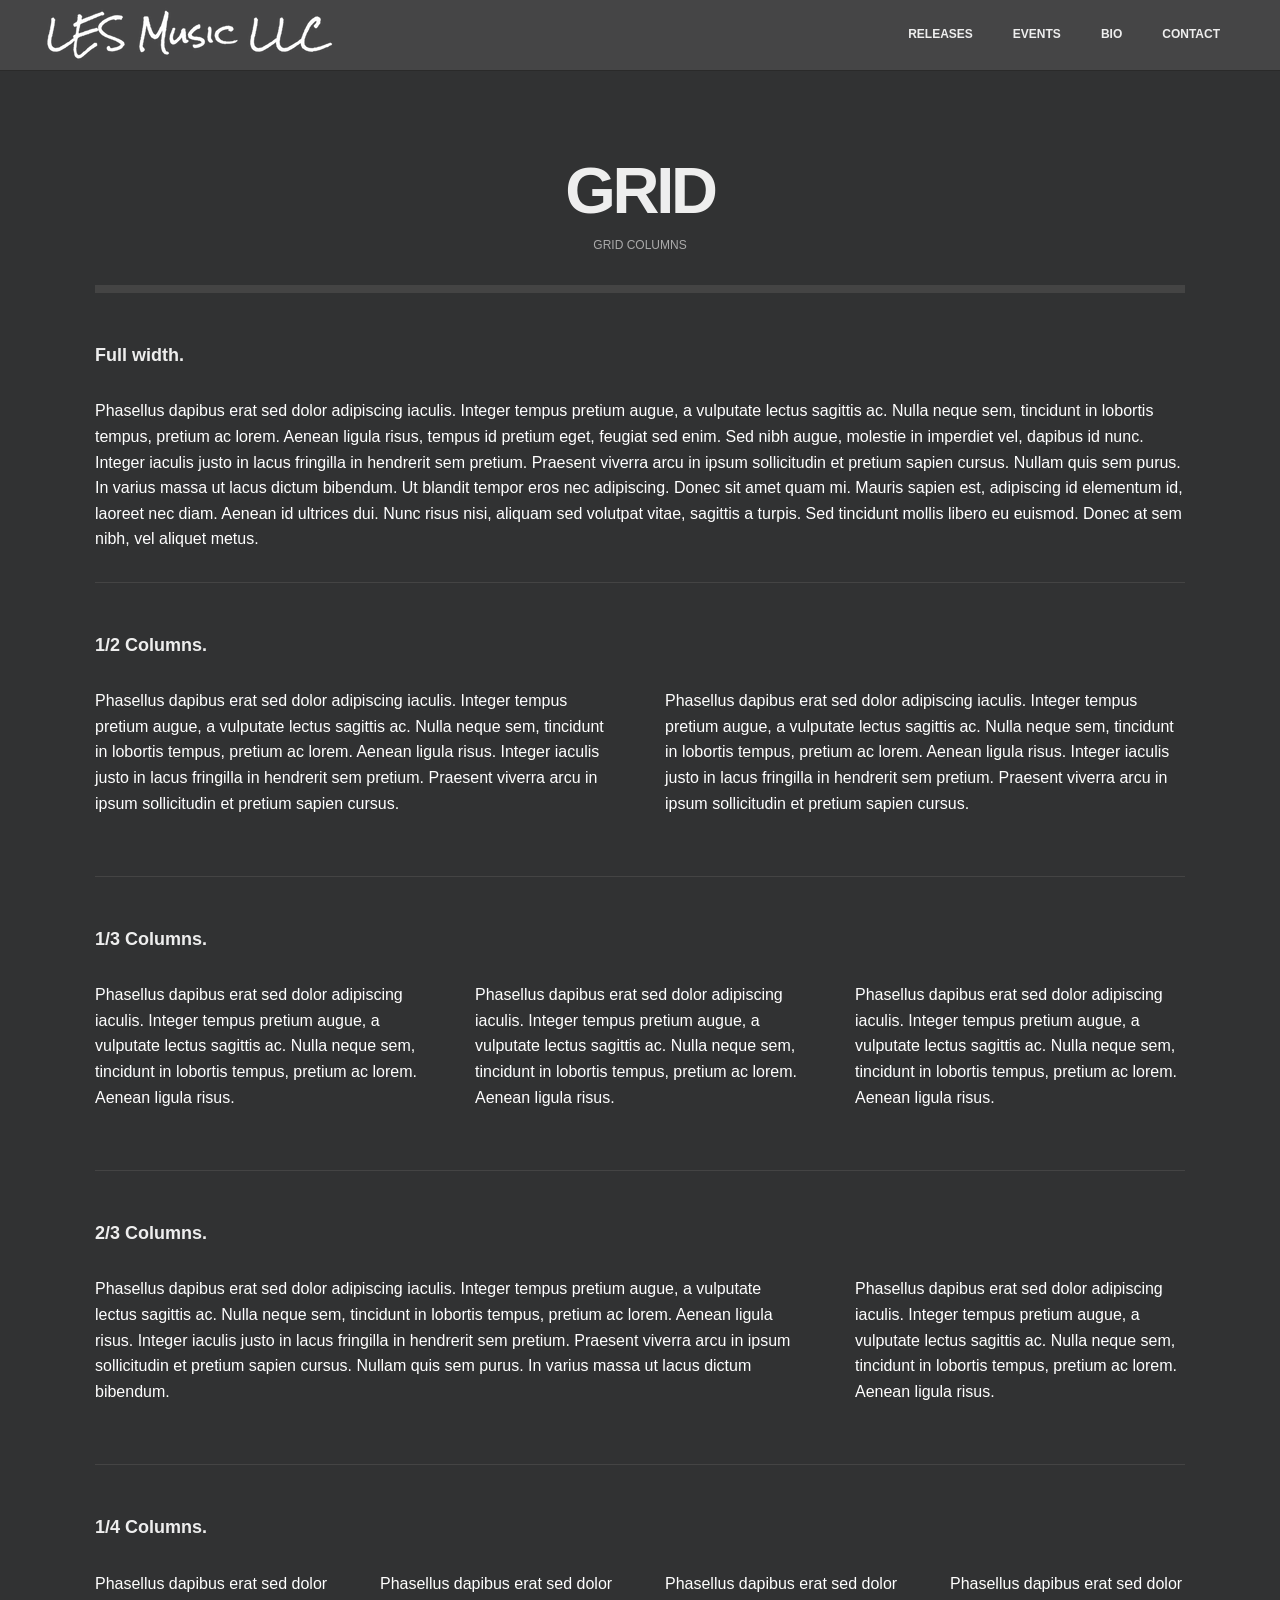
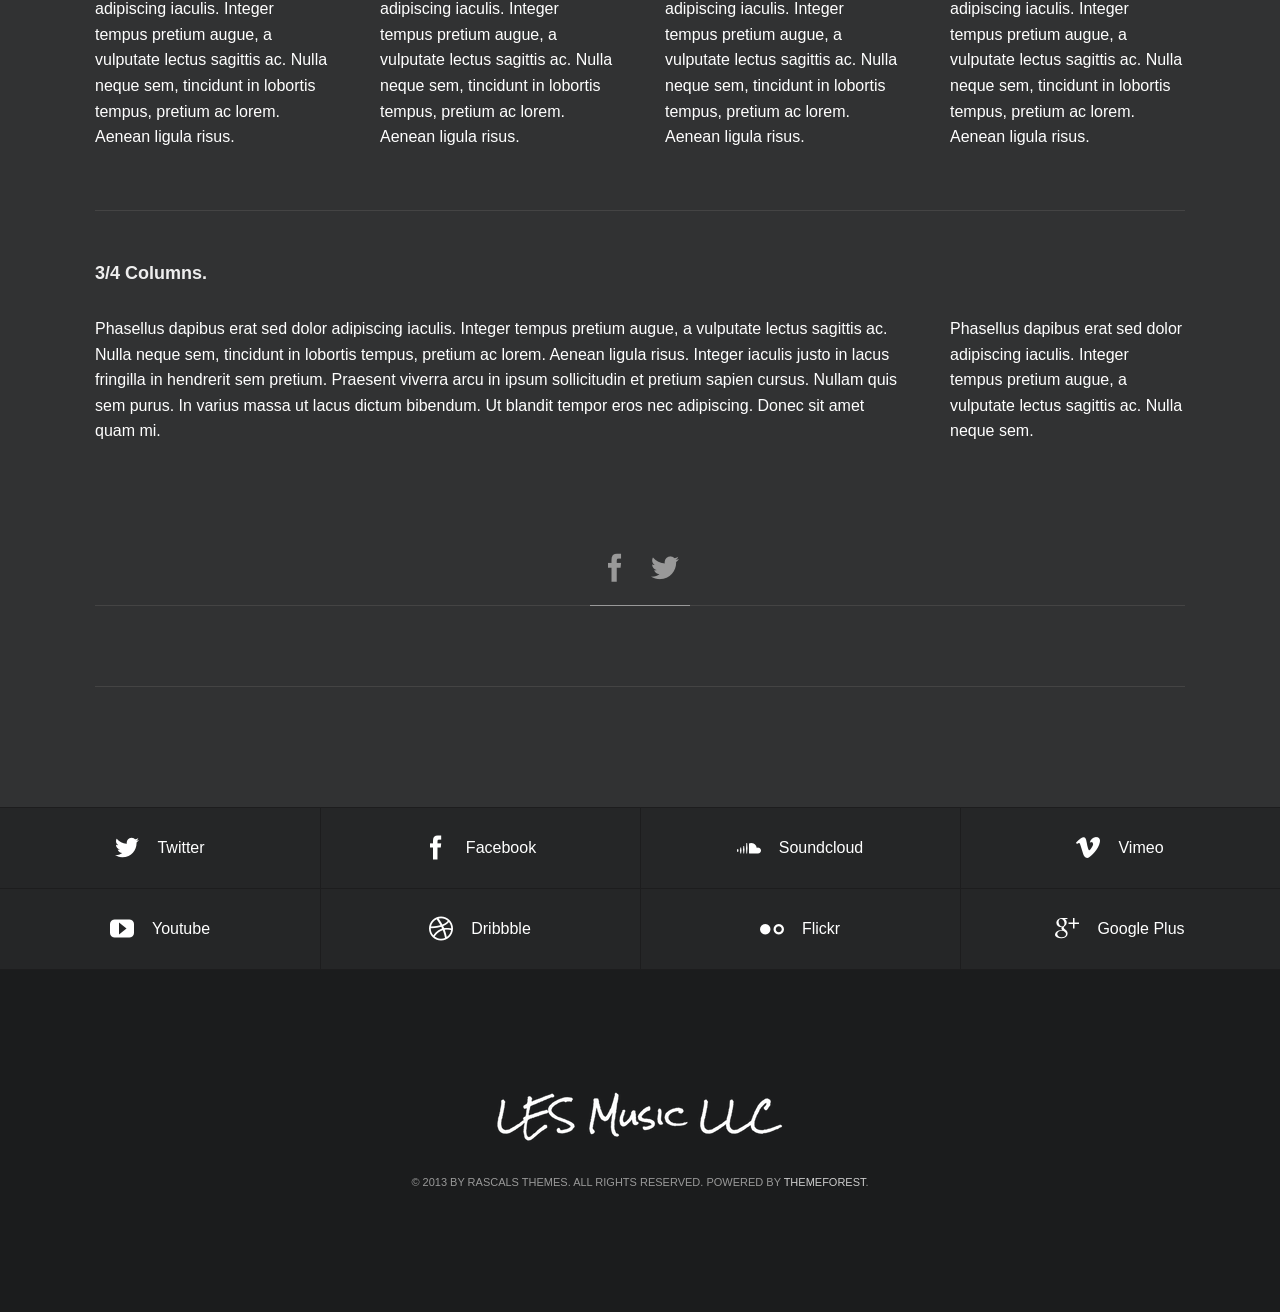
<file: grid.html>
<!doctype html>
<!-- paulirish.com/2008/conditional-stylesheets-vs-css-hacks-answer-neither/ -->
<!--[if lt IE 7]> <html class="no-js lt-ie9 lt-ie8 lt-ie7" lang="en"> <![endif]-->
<!--[if IE 7]>    <html class="no-js lt-ie9 lt-ie8" lang="en"> <![endif]-->
<!--[if IE 8]>    <html class="no-js lt-ie9" lang="en"> <![endif]-->
<!-- Consider adding a manifest.appcache: h5bp.com/d/Offline -->
<!--[if gt IE 8]><!--> 
<html class="no-js" lang="en-US"><!--<![endif]-->
<head>
	<title>Grid Page</title>
	<meta charset="utf-8">
	<!--[if IE]>
		<meta http-equiv="X-UA-Compatible" content="IE=edge,chrome=1" >
	<![endif]-->
	<meta name="viewport" content="user-scalable=no, width=device-width, initial-scale=1, maximum-scale=1" />
	<meta name="apple-mobile-web-app-capable" content="yes" />
	<meta name="description" content="Premium theme.">
	<meta name="keywords" content=""/>
	<meta name="author" content="Site Author">
	<!-- Fav icon -->
	<link rel="shortcut icon" href="img/favicon.ico" type="image/x-icon" />
	<!-- <meta name="robots" content="index,follow"> -->

	<!-- ############################# Stylesheets ############################# -->
	<link rel="stylesheet" href="css/menu.css" media="screen" />
	<link rel="stylesheet" href="css/style.css" media="screen" />
	<link rel="stylesheet" href="css/media-queries.css" media="screen" />
	<!-- Fancybox styles -->
	<link rel="stylesheet" href="css/fancybox.custom.css" media="screen" />
	<!-- Flexslider styles -->
	<link rel="stylesheet" href="css/flexslider.css" media="screen" />
	<!-- Fullwidth player -->
	<link rel="stylesheet" href="http://netdna.bootstrapcdn.com/font-awesome/4.0.3/css/font-awesome.css" />
	<link rel="stylesheet" type="text/css" href="css/jquery.fullwidthAudioPlayer.css">
	<!-- //Fullwidth player -->

	<!-- ############################# Javascripts ############################# -->
	<!-- jQuery -->
	<script src="http://ajax.googleapis.com/ajax/libs/jquery/1.8/jquery.min.js" type="text/javascript"></script>
	<!-- Add HTML5 support for older IE browsers -->
	<!--[if lt IE 9]> 
		<script src="js/html5.min.js"></script>
		<script src="js/selectivizr-and-extra-selectors.min.js"></script>
	<![endif]-->
	<!-- Modernizr -->
	<script src="js/modernizr.custom.js"></script>
</head>
<body>

<!-- ############################# Update Message for older browsers ############################# -->
<!--[if lte IE 7]>
   <div id="ie-message"><p>You are using Internet Explorer 7.0 or older to view this site. Your browser is an eight year old browser which does not display modern web sites properly. Please upgrade to a newer browser to fully enjoy the web. <a href="http://www.microsoft.com/windows/internet-explorer/default.aspx">Upgrade your browser</a></p></div>
<![endif]-->


<!-- ############################# navigation section ############################# -->
<section id="main-nav-wrapper" class="single-page">
    <!-- main navigation -->
    <div id="main-nav" class="sticky">

        <!-- navigation container -->
        <div class="nav-container">
            <!-- ############ logo ############ -->
            <a href="index.html" id="logo">
                <img src="placeholders/logo.png" alt="Logo">
            </a>
            <!-- /logo -->

            <!-- ############ navigation ############ -->
            <nav id="nav" class="one-page-nav">
                <ul>
                    <li>
                        <a href="index.html#portfolio">Releases</a>
                    </li>
                    <li>
                        <a href="index.html#events">Events</a>
                    </li>
                    <li>
                        <a href="index.html#bio">Bio</a>
                    </li>
                    <li>
                        <a href="index.html#contact">Contact</a>
                    </li>
                </ul>
            </nav>
            <!-- /navigation -->

            <!-- responsive navigation -->
            <div id="dl-menu" class="dl-menuwrapper one-page-nav">
                <button class="dl-trigger">Open Menu</button>
                <!-- RESPONSIVE NAVIGATION HERE -->
            </div>
            <!-- /responsive navigation -->
        </div>
        <!-- /navigation container -->
    </div>
    <!-- /main navigation -->
</section>
<!-- /navigation section -->


<!-- ############################# grid section ############################# -->
<section id="grid">
	
	<!-- ############ ajax content (This content will be loaded by ajax) ############ -->
	<div id="ajax-content" class="page-container">

		<!-- ############ container ############ -->
		<div class="container clearfix">

 			<!-- ############ content header ############ -->
            <header class="content-header">
                <h1 class="content-title">GRID</h1>
                <span class="sub-heading">Grid columns</span>
                <hr class="content-line">
            </header>
            <!-- /content header -->
 			<!-- full width -->
            <h3>Full width.</h3>
            <p>Phasellus dapibus erat sed dolor adipiscing iaculis. Integer tempus pretium augue, a vulputate lectus sagittis ac. Nulla neque sem, tincidunt in lobortis tempus, pretium ac lorem. Aenean ligula risus, tempus id pretium eget, feugiat sed enim. Sed nibh augue, molestie in imperdiet vel, dapibus id nunc. Integer iaculis justo in lacus fringilla in hendrerit sem pretium. Praesent viverra arcu in ipsum sollicitudin et pretium sapien cursus. Nullam quis sem purus. In varius massa ut lacus dictum bibendum. Ut blandit tempor eros nec adipiscing. Donec sit amet quam mi. Mauris sapien est, adipiscing id elementum id, laoreet nec diam. Aenean id ultrices dui. Nunc risus nisi, aliquam sed volutpat vitae, sagittis a turpis. Sed tincidunt mollis libero eu euismod. Donec at sem nibh, vel aliquet metus.</p>

            <hr class="divider">

            <!-- 1/2 -->
            <h3>1/2 Columns.</h3>
            <div class="col-1-2">
                <p>Phasellus dapibus erat sed dolor adipiscing iaculis. Integer tempus pretium augue, a vulputate lectus sagittis ac. Nulla neque sem, tincidunt in lobortis tempus, pretium ac lorem. Aenean ligula risus. Integer iaculis justo in lacus fringilla in hendrerit sem pretium. Praesent viverra arcu in ipsum sollicitudin et pretium sapien cursus.</p>
            </div>
            <div class="col-1-2 last">
                <p>Phasellus dapibus erat sed dolor adipiscing iaculis. Integer tempus pretium augue, a vulputate lectus sagittis ac. Nulla neque sem, tincidunt in lobortis tempus, pretium ac lorem. Aenean ligula risus. Integer iaculis justo in lacus fringilla in hendrerit sem pretium. Praesent viverra arcu in ipsum sollicitudin et pretium sapien cursus.</p>
            </div>

            <hr class="divider">

            <!-- 1/3 -->
            <h3>1/3 Columns.</h3>
            <div class="col-1-3">
                <p>Phasellus dapibus erat sed dolor adipiscing iaculis. Integer tempus pretium augue, a vulputate lectus sagittis ac. Nulla neque sem, tincidunt in lobortis tempus, pretium ac lorem. Aenean ligula risus.</p>
            </div>
            <div class="col-1-3">
                <p>Phasellus dapibus erat sed dolor adipiscing iaculis. Integer tempus pretium augue, a vulputate lectus sagittis ac. Nulla neque sem, tincidunt in lobortis tempus, pretium ac lorem. Aenean ligula risus.</p>
            </div>
            <div class="col-1-3 last">
                <p>Phasellus dapibus erat sed dolor adipiscing iaculis. Integer tempus pretium augue, a vulputate lectus sagittis ac. Nulla neque sem, tincidunt in lobortis tempus, pretium ac lorem. Aenean ligula risus.</p>
            </div>

            <hr class="divider">

            <!-- 2/3 -->
            <h3>2/3 Columns.</h3>
            <div class="col-2-3">
                <p>Phasellus dapibus erat sed dolor adipiscing iaculis. Integer tempus pretium augue, a vulputate lectus sagittis ac. Nulla neque sem, tincidunt in lobortis tempus, pretium ac lorem. Aenean ligula risus. Integer iaculis justo in lacus fringilla in hendrerit sem pretium. Praesent viverra arcu in ipsum sollicitudin et pretium sapien cursus. Nullam quis sem purus. In varius massa ut lacus dictum bibendum.</p>
            </div>
            <div class="col-1-3 last">
                <p>Phasellus dapibus erat sed dolor adipiscing iaculis. Integer tempus pretium augue, a vulputate lectus sagittis ac. Nulla neque sem, tincidunt in lobortis tempus, pretium ac lorem. Aenean ligula risus.</p>
            </div>

            <hr class="divider">

            <!-- 1/4 -->
            <h3>1/4 Columns.</h3>
            <div class="col-1-4">
                <p>Phasellus dapibus erat sed dolor adipiscing iaculis. Integer tempus pretium augue, a vulputate lectus sagittis ac. Nulla neque sem, tincidunt in lobortis tempus, pretium ac lorem. Aenean ligula risus.</p>
            </div>
            <div class="col-1-4">
                <p>Phasellus dapibus erat sed dolor adipiscing iaculis. Integer tempus pretium augue, a vulputate lectus sagittis ac. Nulla neque sem, tincidunt in lobortis tempus, pretium ac lorem. Aenean ligula risus.</p>
            </div>
            <div class="col-1-4">
                <p>Phasellus dapibus erat sed dolor adipiscing iaculis. Integer tempus pretium augue, a vulputate lectus sagittis ac. Nulla neque sem, tincidunt in lobortis tempus, pretium ac lorem. Aenean ligula risus.</p>
            </div>
            <div class="col-1-4 last">
                <p>Phasellus dapibus erat sed dolor adipiscing iaculis. Integer tempus pretium augue, a vulputate lectus sagittis ac. Nulla neque sem, tincidunt in lobortis tempus, pretium ac lorem. Aenean ligula risus.</p>
            </div>

            <hr class="divider">

            <!-- 3/4 -->
            <h3>3/4 Columns.</h3>
            <div class="col-3-4">
                <p>Phasellus dapibus erat sed dolor adipiscing iaculis. Integer tempus pretium augue, a vulputate lectus sagittis ac. Nulla neque sem, tincidunt in lobortis tempus, pretium ac lorem. Aenean ligula risus. Integer iaculis justo in lacus fringilla in hendrerit sem pretium. Praesent viverra arcu in ipsum sollicitudin et pretium sapien cursus. Nullam quis sem purus. In varius massa ut lacus dictum bibendum. Ut blandit tempor eros nec adipiscing. Donec sit amet quam mi.</p>
            </div>
            <div class="col-1-4 last">
                <p>Phasellus dapibus erat sed dolor adipiscing iaculis. Integer tempus pretium augue, a vulputate lectus sagittis ac. Nulla neque sem.</p>
            </div>
            <div class="clear"></div>

		 	<!-- ############ page footer ############ -->
            <footer class="page-footer">
                <!-- ############ page social ############ -->
                <div class="social-wrap">
                    <div class="page-social">
                        <!-- Facebbok -->
                        <a target="_blank" href="http://www.facebook.com/sharer.php?u=http://" class="facebook-share"><span class="icon-facebook"></span></a>
                        <!-- Twitter -->
                        <a target="_blank" href="http://twitter.com/share?url=http://" class="twitter-share"><span class="icon-twitter"></span></a>
                    </div>
                </div>
                <!-- /page social -->

                <!-- ############ page navigation ############ -->
                <div class="page-nav">
                    <!-- Close button (Visible only after loaded)  -->
                    <a class="close-button"><span class="icon-close"></span></a>
                </div>
                <!-- /page navigation -->
            </footer>
            <!-- /page footer -->
		</div>
        <!-- /container -->
	</div>
    <!-- /ajax contant -->
</section>
<!-- /404 section -->


<!-- ############################# social ############################# -->
<section id="social">
    <div class="flex-col-1-4"><a href="#" class="social-twitter"><span class="icon-twitter"></span>Twitter</a></div>
    <div class="flex-col-1-4"><a href="#" class="social-facebook"><span class="icon-facebook"></span>Facebook</a></div>
    <div class="flex-col-1-4"><a href="#" class="social-soundcloud"><span class="icon-soundcloud"></span>Soundcloud</a></div>
    <div class="flex-col-1-4"><a href="#" class="social-vimeo"><span class="icon-vimeo"></span>Vimeo</a></div>
    <div class="flex-col-1-4"><a href="#" class="social-youtube"><span class="icon-youtube"></span>Youtube</a></div>
    <div class="flex-col-1-4"><a href="#" class="social-dribbble"><span class="icon-dribbble"></span>Dribbble</a></div>
    <div class="flex-col-1-4"><a href="#" class="social-flickr"><span class="icon-flickr-2"></span>Flickr</a></div>
    <div class="flex-col-1-4"><a href="#" class="social-google-plus"><span class="icon-google-plus"></span>Google Plus</a></div>
</section>
<!-- /social -->

<!-- ############################# footer ############################# -->
<footer id="footer">
    <!-- container -->
    <div class="container">
        <div id="copyrights">
            <img src="placeholders/logo-footer.png" class="aligncenter" alt="footer-logo">
            &copy; 2013 by RASCALS THEMES. All Rights Reserved. Powered by <a href="#">Themeforest</a>.
        </div>
    </div>
    <!-- /container -->
</footer>
<!-- /footer -->


<!-- ############################# javascripts ############################# -->
<script src="js/jquery.easing-1.3.min.js"></script>
<script src="js/jquery.dlmenu.js"></script>
<script src="js/smoothscroll.js"></script>
<script src="js/jquery.scrollTo.min.js"></script>
<script src="js/jquery.parallax-1.1.3.js"></script>
<script src="js/jquery.isotope.min.js"></script>
<script src="js/jquery.nav.js"></script>
<script src="js/jquery.jail.js"></script>
<script src="js/jquery.flexslider-min.js"></script>
<script src="js/nprogress.js"></script>
<script src="js/jquery.countdown.js"></script>
<!-- fancybox -->
<script src="js/jquery.fancybox-1.3.4.pack.js"></script>
<!-- google scripts -->
<script src="https://maps.google.com/maps/api/js?sensor=false"></script>
<script src="js/jquery.gmap.min.js"></script>
<!-- fullwidth player -->
<script src="js/jquery-ui.js" type="text/javascript"></script>
<script src="https://connect.soundcloud.com/sdk.js"></script>
<script src="js/soundmanager2-nodebug-jsmin.js" type="text/javascript"></script>
<script src="js/jquery.fullwidthAudioPlayer.min.js" type="text/javascript"></script>
<!-- //fullwidth player -->
<!-- custom scripts -->
<script src="js/custom.js"></script>
</body>
</html>
</file>
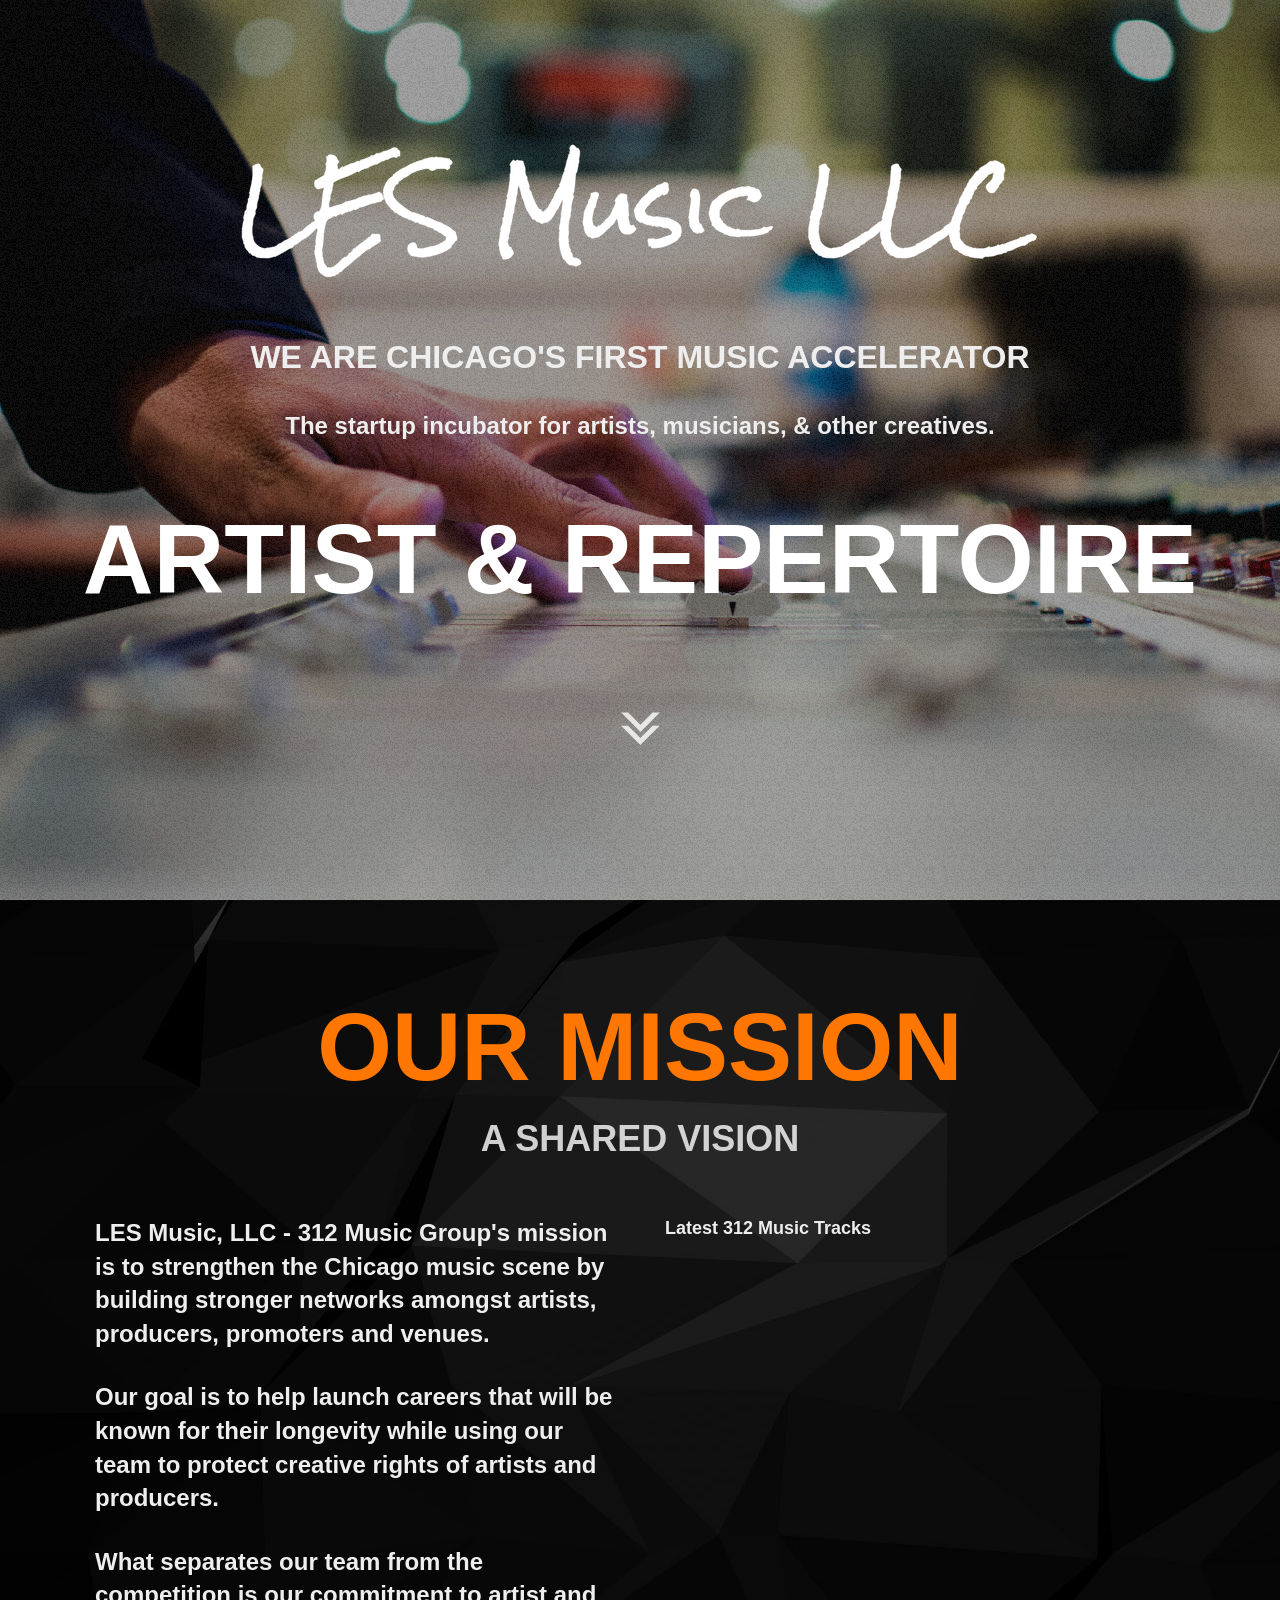
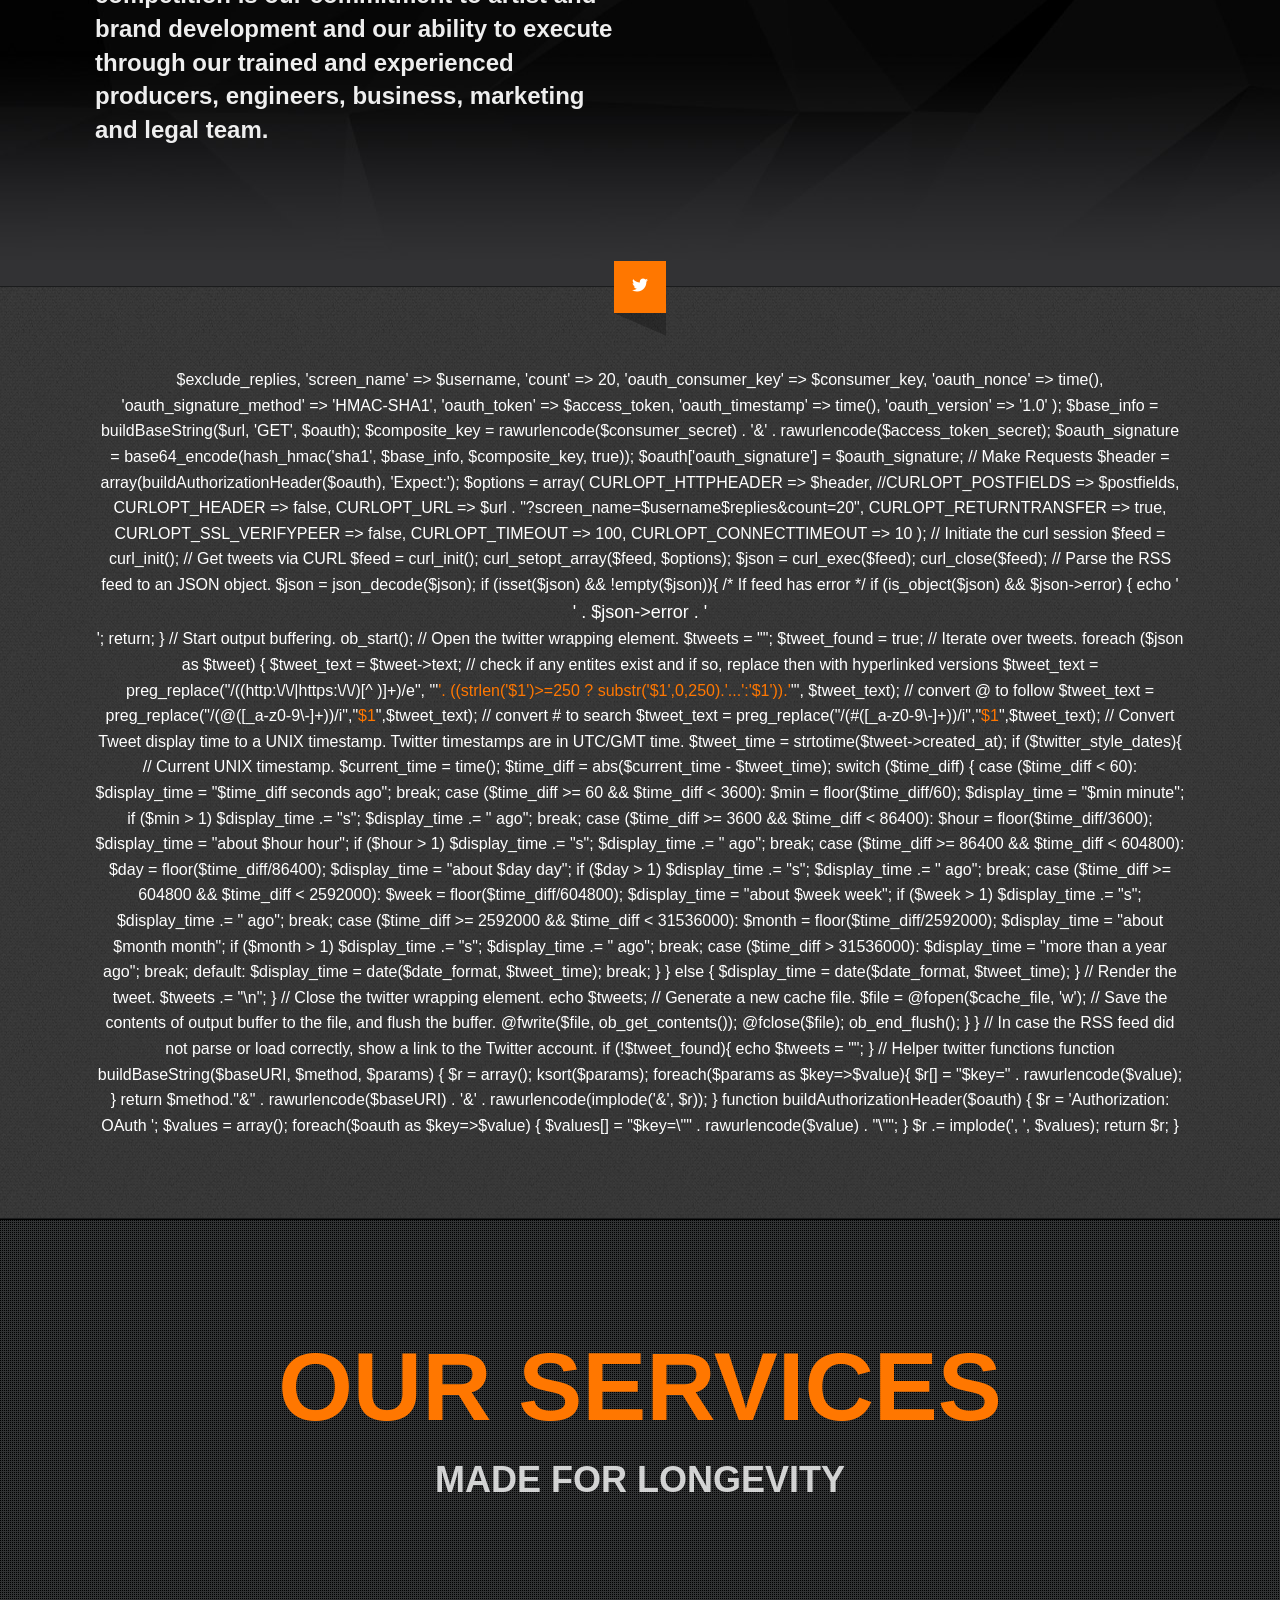
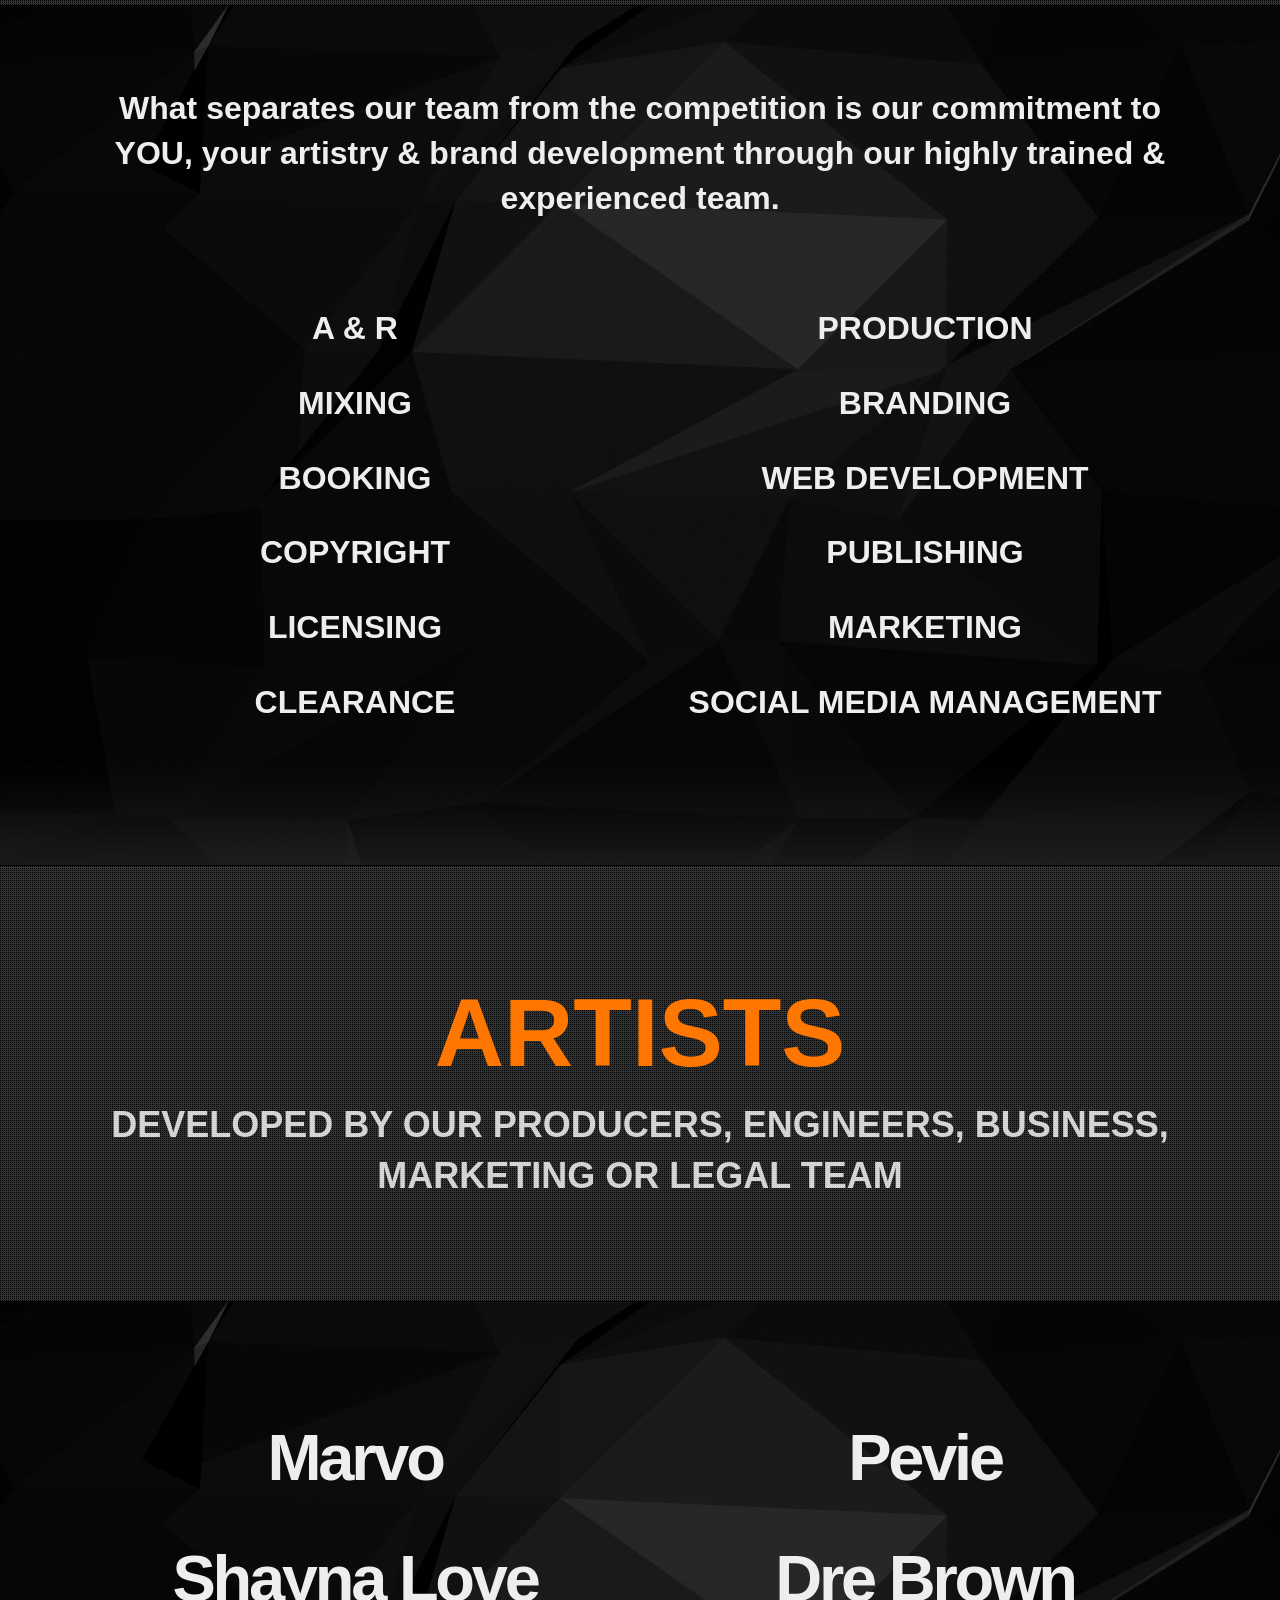
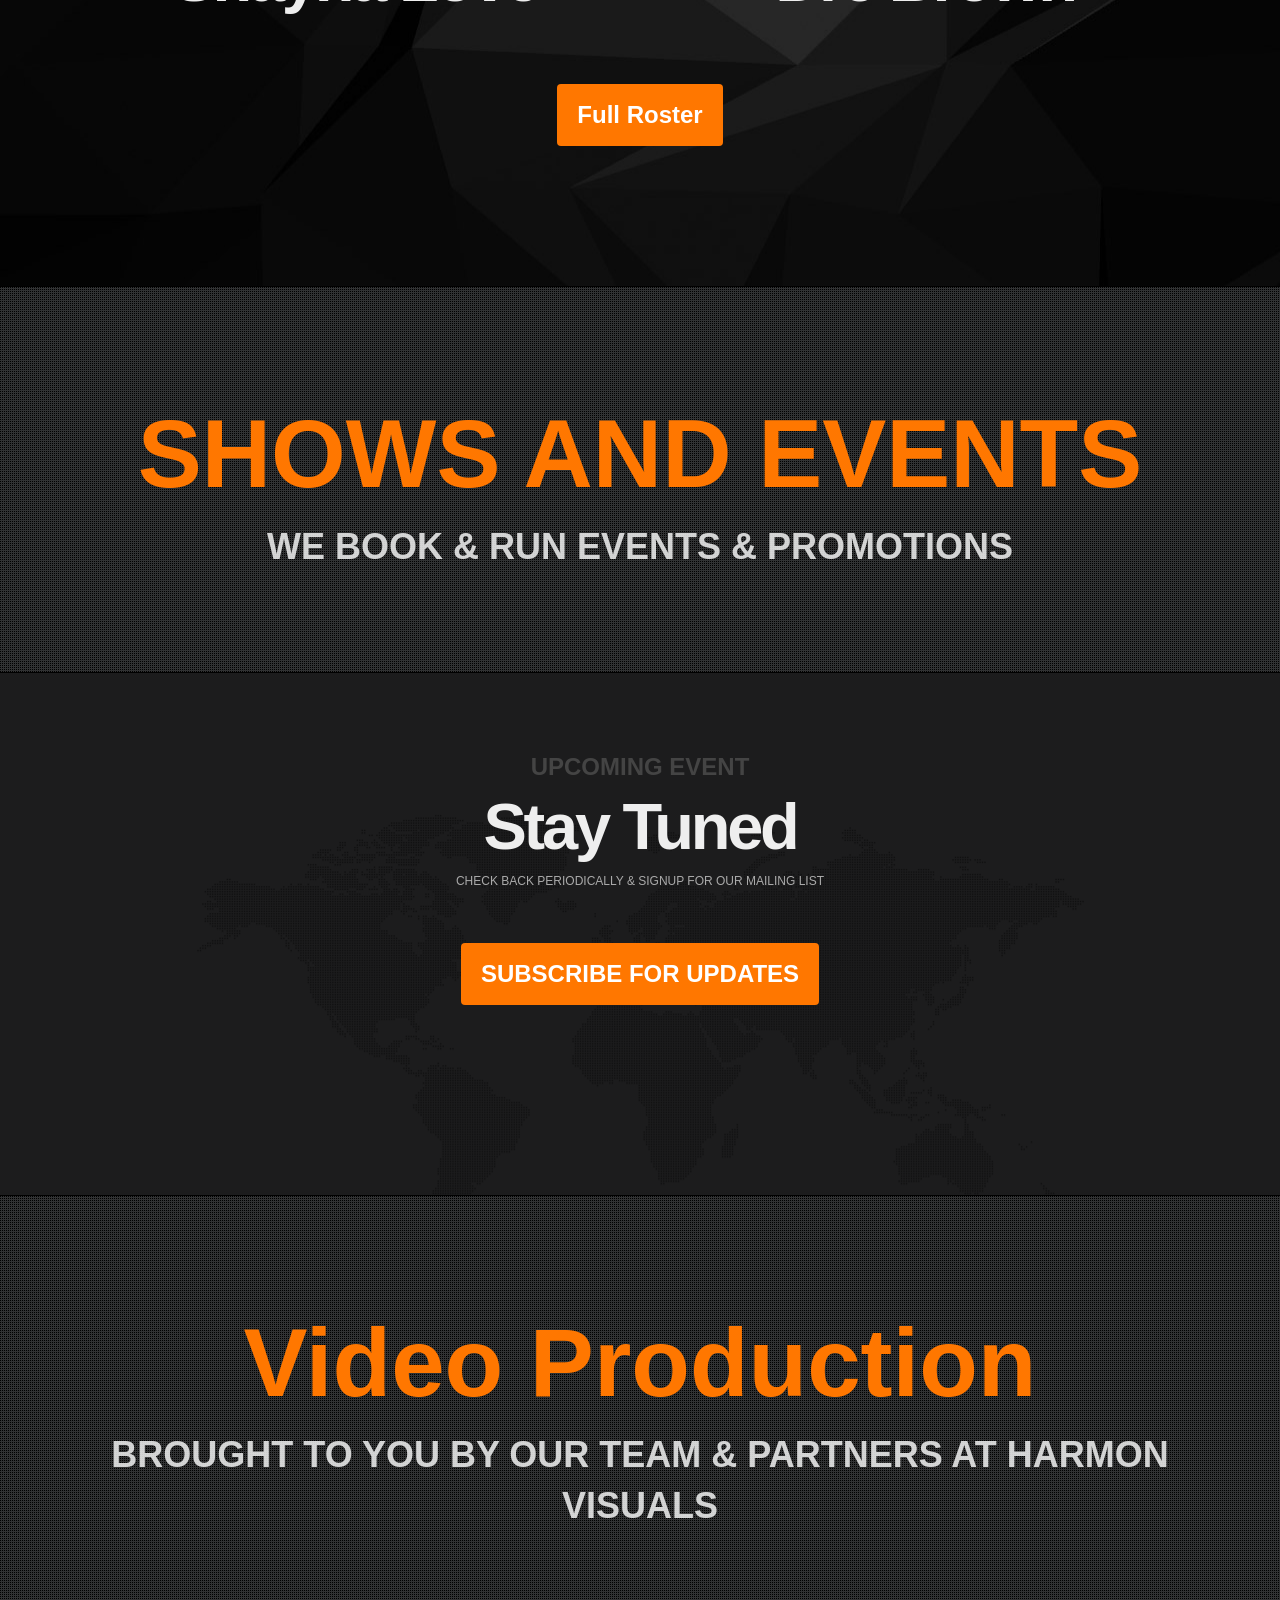
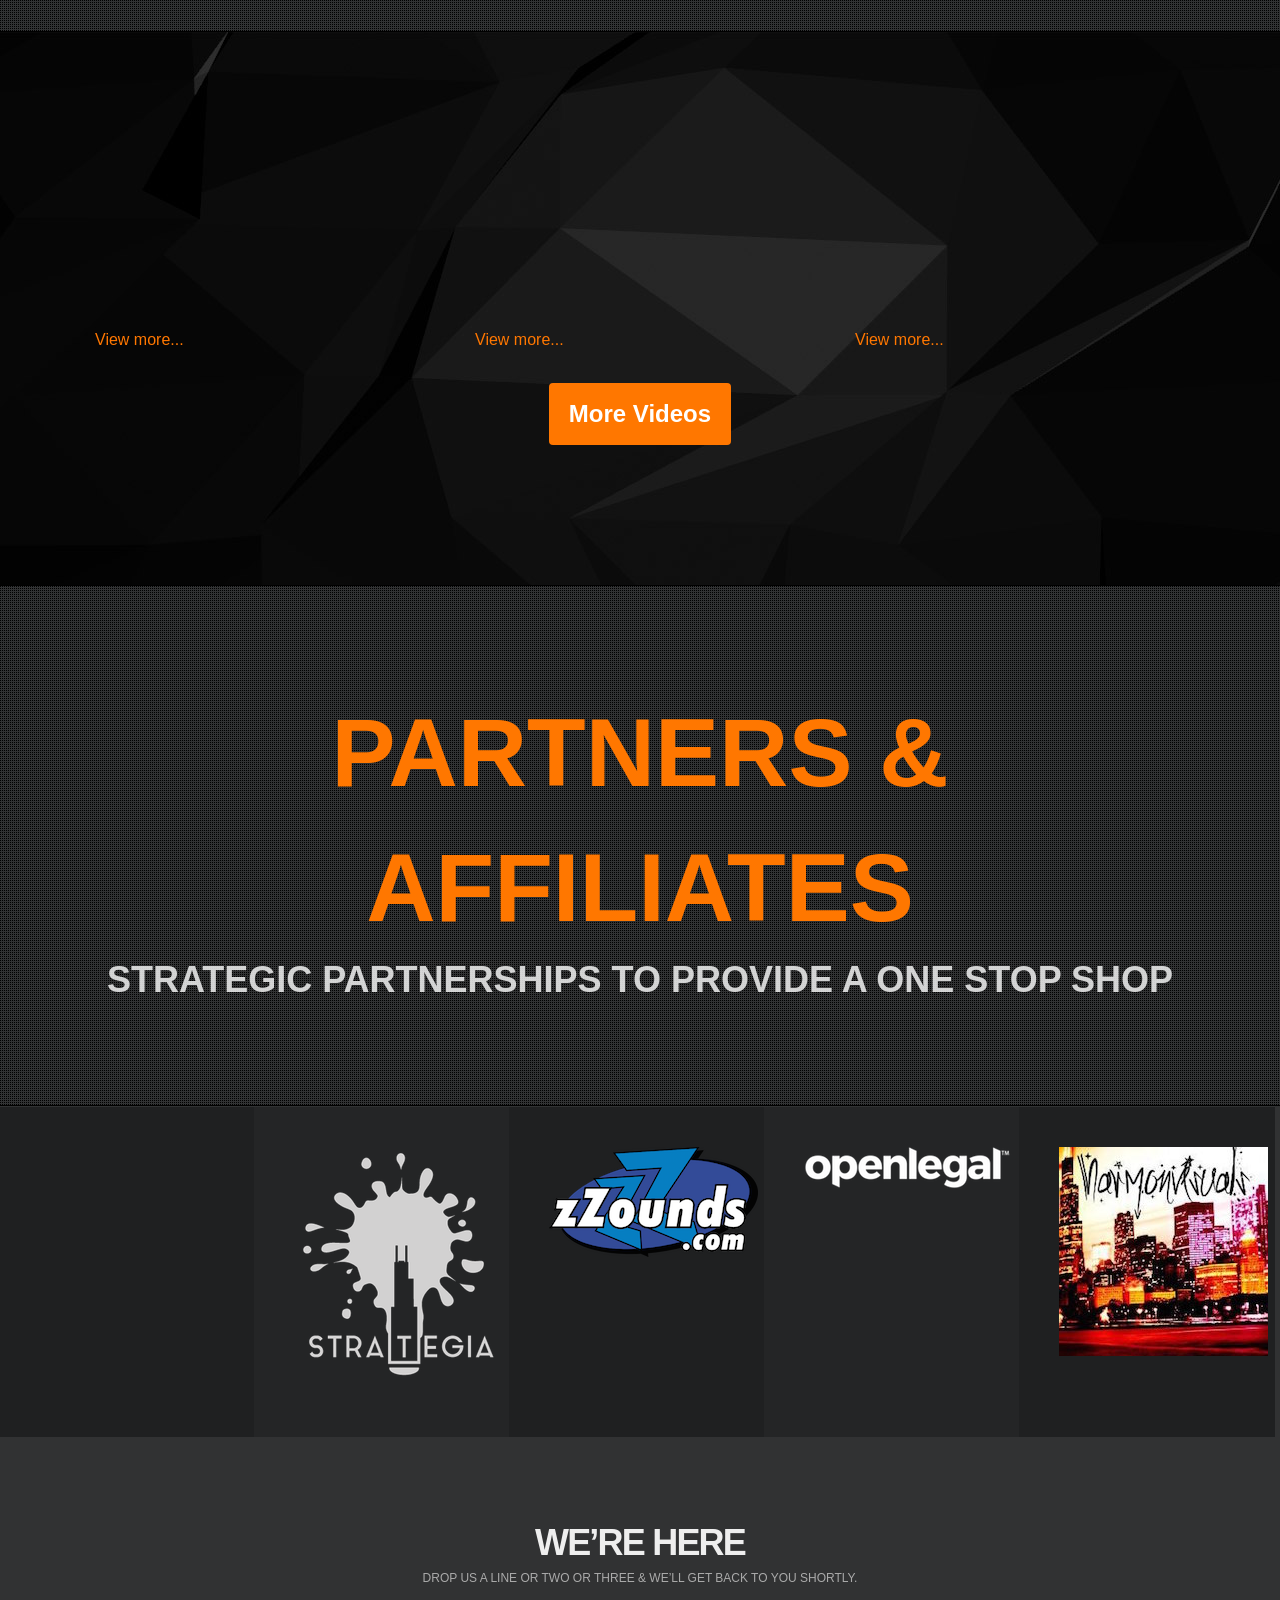
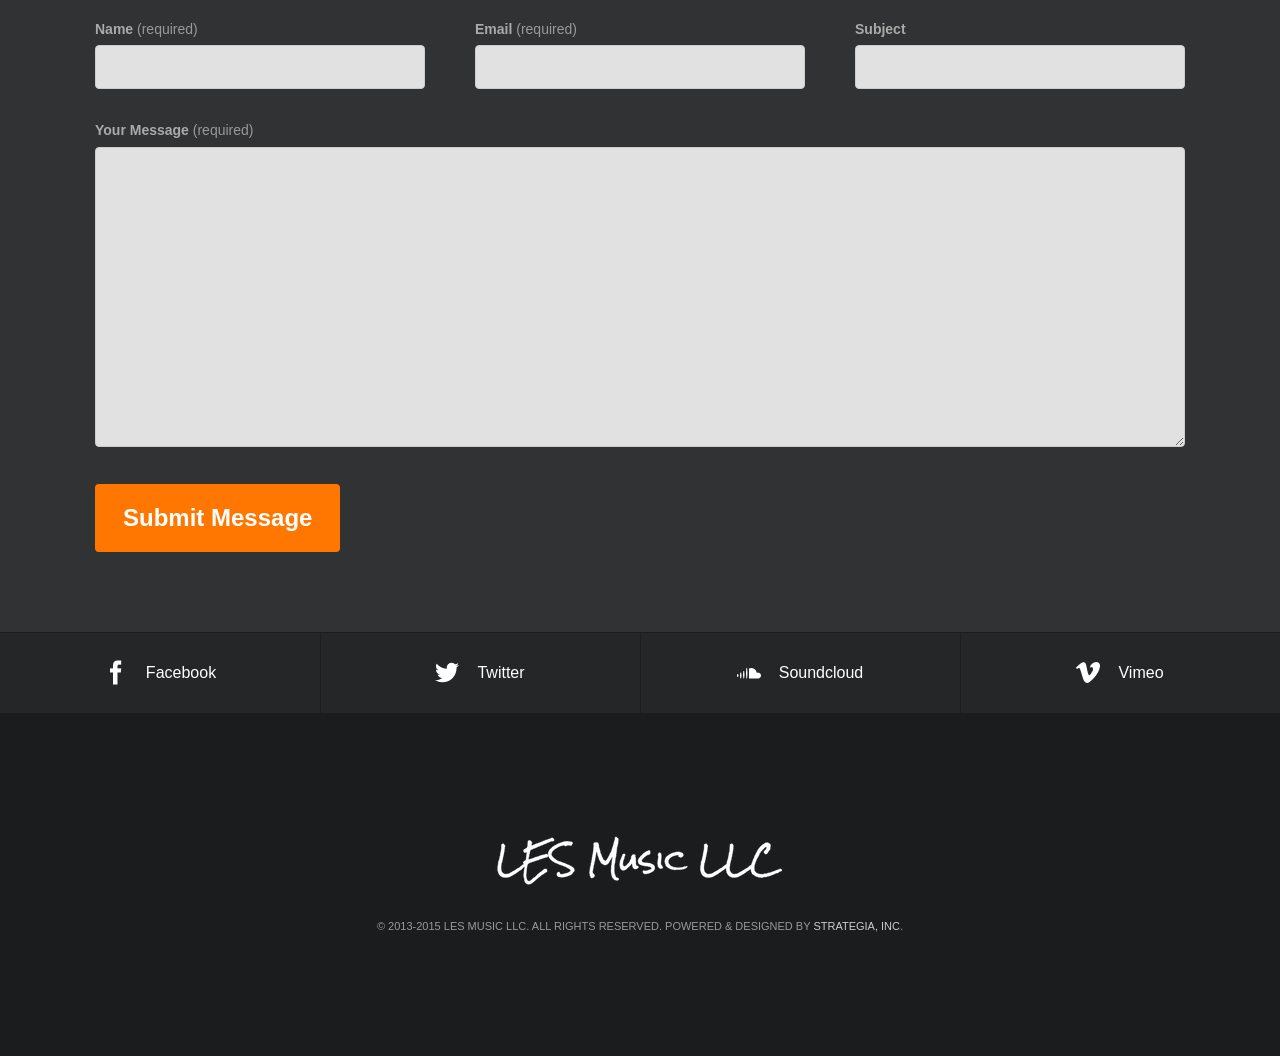
<file: index copy.html>
<!doctype html>
<!-- paulirish.com/2008/conditional-stylesheets-vs-css-hacks-answer-neither/ -->
<!--[if lt IE 7]> <html class="no-js lt-ie9 lt-ie8 lt-ie7" lang="en"> <![endif]-->
<!--[if IE 7]>    <html class="no-js lt-ie9 lt-ie8" lang="en"> <![endif]-->
<!--[if IE 8]>    <html class="no-js lt-ie9" lang="en"> <![endif]-->
<!-- Consider adding a manifest.appcache: h5bp.com/d/Offline -->
<!--[if gt IE 8]><!--> 
<html class="no-js" lang="en-US"><!--<![endif]-->
<head>
	<title>LES Music LLC - 312 Music Group</title>
	<meta charset="utf-8">
	<!--[if IE]>
		<meta http-equiv="X-UA-Compatible" content="IE=edge,chrome=1" >
	<![endif]-->
	<meta name="viewport" content="user-scalable=no, width=device-width, initial-scale=1, maximum-scale=1" />
	<meta name="apple-mobile-web-app-capable" content="yes" />
	<meta name="author" content="ricgruber - Strategia, Inc." />
	<meta name="description" content="Chicago based full service Music Accelerator. We help artists at the beginning stages of their career with A&R, Mixing, Branding/Art, Writing & Production, Website Development & Digital Branding, Recording, Publishing & securing intellectual property." />
	<meta name="keywords"  content="Chicago, Music, Excelerator, Music Accelerator, Accelerator, Music Accelerator A and R, Mixing, Artist Branding, Branding, Lyric Writing, Music Production, Music Recording, Music Publishing, Copyright." />
	<!-- Fav icon -->
	<link rel="shortcut icon" href="img/favicon.ico" type="image/x-icon" />
	<!-- <meta name="robots" content="index,follow"> -->

	<!-- ############################# Stylesheets ############################# -->
	<link rel="stylesheet" href="css/menu.css" media="screen" />
	<link rel="stylesheet" href="css/style.css" media="screen" />
	<link rel="stylesheet" href="css/media-queries.css" media="screen" />
	<!-- Fancybox styles -->
	<link rel="stylesheet" href="css/fancybox.custom.css" media="screen" />
	<!-- Flexslider styles -->
	<link rel="stylesheet" href="css/flexslider.css" media="screen" />
	<!-- Fullwidth player -->
	<link rel="stylesheet" href="http://netdna.bootstrapcdn.com/font-awesome/4.0.3/css/font-awesome.css" />
	<link rel="stylesheet" type="text/css" href="css/jquery.fullwidthAudioPlayer.css">
	<!-- //Fullwidth player -->

	<!-- ############################# Javascripts ############################# -->
	<!-- jQuery -->
	<script src="http://ajax.googleapis.com/ajax/libs/jquery/1.8/jquery.min.js" type="text/javascript"></script>
	<!-- Add HTML5 support for older IE browsers -->
	<!--[if lt IE 9]> 
		<script src="js/html5.min.js"></script>
		<script src="js/selectivizr-and-extra-selectors.min.js"></script>
	<![endif]-->
	<!-- Modernizr -->
	<script src="js/modernizr.custom.js"></script>
	<script src="//load.sumome.com/" data-sumo-site-id="339742e7b1a7d56a0df34e37a14a7cf28da28b6153fb0144ded11384fae841db" async="async"></script>
</head>
<body>

<!-- ############################# Update Message for older browsers ############################# -->
<!--[if lte IE 7]>
   <div id="ie-message"><p>You are using Internet Explorer 7.0 or older to view this site. Your browser is an eight year old browser which does not display modern web sites properly. Please upgrade to a newer browser to fully enjoy the web. <a href="http://www.microsoft.com/windows/internet-explorer/default.aspx">Upgrade your browser</a></p></div>
<![endif]-->


<!-- ############################# intro ############################# -->
<section id="intro" class="intro-resize parallax clearfix" style="background-image: url(placeholders/soundboard.jpg)">
	<!-- animated bg -->
	<div class="intro-bg"></div>
	<!-- container -->
	<div class="container">
		<!-- ############ logo ############ -->
		<img id="intro-logo" src="placeholders/leslogo.png" alt="Logo">
		<h1>WE ARE CHICAGO'S FIRST MUSIC ACCELERATOR</h1>
		<h2>The startup incubator for artists, musicians, & other creatives.</h2>
		<!-- ############ ticker ############ -->
		<div id="ticker-wrap">
			<ul id="ticker">
				<!--<li>
					LES Music LLC
				</li>-->
				<li>
					Artist & Repertoire
				</li>
				<li>
					Mixing
				</li>
				<li>
					Artwork
				</li>
				<li>
					Writing & Production
				</li>
				<li>
					Web Development
				</li>
				<li>
					Digital Branding
				</li>
				<li>
					Recording
				</li>
				<li>
					Publishing
				</li>
			</ul>
		</div>
		<!-- /ticker -->
		<!-- ############ header button ############ -->
		<!-- <a id="intro-button" class="smooth-scroll" href="#upcoming-event"><span>ENTER</span></a> -->
		<!-- ############ scroll arrows ############ -->
		<a id="scroll-arrows" class="smooth-scroll" href="#mission"><img src="img/scroll-arrows.png" alt="scroll down"></a>
	</div>
	<!-- /container -->
</section>
<!-- /intro -->


<!-- ############################# navigation section ############################# -->
<section id="main-nav-wrapper">
	<!-- main navigation -->
	<div id="main-nav">

		<!-- ############ search ############ -->
		<div id="search-wrap" style="display:none">
			<input type="text" placeholder="Search and hit enter..." name="s" id="search" />
		</div>
		<!-- /search -->

		<!-- navigation container -->
	   	<div class="nav-container">

		   	<!-- ############ logo ############ -->
		   	<a href="#intro" id="logo" class="smooth-scroll">
		   		<img src="placeholders/logo.png" alt="Logo">
		   	</a>
		   	<!-- /logo -->

		   	<!-- ############ icon navigation ############ -->
			<nav id="icon-nav">
				<ul>
					<li><a href="#intro" id="nav-up" class="smooth-scroll"><span class="icon-arrow-up-2"></span></a></li>
					<li><a href="#" id="nav-search"><span class="icon-search"></span></a></li>
				</ul>
			</nav>
			<!-- /icon navigation -->

			<!-- ############ navigation ############ -->
			<nav id="nav" class="one-page-nav">
				<ul>
					<li>
						<a href="#mission">Our Mission</a>
					</li>
					<li>
						<a href="#services">Services</a>
					</li>
					<!--<li>
						<a href="#artists">Artists</a>
					
								
					</li>-->
					<li> 
                		<a href="#artists">Artists</a>
                        <ul>
                        	<!--<li>
                            	<a href="" class="page-by-ajax" data-ajax-options='{"target" :"#custom-page"}'>Roster</a>
                            </li>-->
                            <!--<li>
                            	<a href="masonry.html" class="page-by-ajax" data-ajax-options='{"target" :"#custom-page"}'>Masonry Boxes</a>
                            </li>
                            <li>
                            	<a href="gallery.html" class="page-by-ajax" data-ajax-options='{"target" :"#custom-page"}'>Gallery</a>
                            </li>
                            <li>
                            	<a href="elements.html" class="page-by-ajax" data-ajax-options='{"target" :"#custom-page"}'>Elements</a>
                            </li>
                            <li>
                            	<a href="videos.html" class="page-by-ajax" data-ajax-options='{"target" :"#custom-page"}'>Videos</a>
                            </li>
                            <li>
                            	<a href="#newsletter">Newsletter</a>
                            </li>-->
                            <li>
                            	<a href="#artists">Roster</a>
                            	<ul>
                            		<li>
                            			<a href="#">Marvo</a>
                            		</li>
                            		<li>
                            			<a href="#">Shayna Love</a>
                            		</li>
                            		<li>
                            			<a href="#">Pevie</a>
                            		</li>
                            		<li>
                            			<a href="#">Dre Brown</a>
                            		</li>
                            	</ul>
                            </li>
                        </ul>           
                    </li>
					<!--<li>
						<a href="#portfolio">Releases</a>
					</li>-->
					<li>
						<a href="#events">Events</a>
					</li>
					<li>
						<a href="#videos">Videos</a>
					</li>
					<li>
						<a href="#panda">Partners & Affiliates</a>
					</li>
					<!--<li>
						<a href="#bio">Bio</a>
					</li>-->
					<li>
						<a href="#contact">Contact</a>
					</li>
				</ul>
			</nav>
			<!-- /navigation -->

			<!-- responsive navigation -->
			<div id="dl-menu" class="dl-menuwrapper one-page-nav">
				<button class="dl-trigger">Open Menu</button>
				<!-- RESPONSIVE NAVIGATION HERE -->
			</div>
			<!-- /responsive navigation -->
	   	</div>
	   	<!-- /navigation container -->
	</div>
	<!-- /main navigation -->
</section>
<!-- /navigation section -->


<!-- ############ page container loaded via ajax ############ -->
<div id="custom-page" class="ajax-holder"></div>
<!-- /project container -->

<!-- ############ section container ############ -->
<section id="mission">
	<div id="bio-content" class="section-container clearfix">
		<!-- container -->
		<div class="container">
			<!-- row -->
			<div class="row">
				<!-- column -->
				<h2 class="section-heading">OUR MISSION</h2>
				<h6 class="section-sub-heading">A SHARED VISION</h6></br></br>
				<div class="col-1-2">
					<h2>LES Music, LLC - 312 Music Group's mission is to strengthen the Chicago music scene by building stronger networks amongst artists, producers, promoters and venues.</h2> 

<h2>Our goal is to help launch careers that will be known for their longevity while using our team to protect creative rights of artists and producers.</h2>

<h2>What separates our team from the competition is our commitment to artist and brand development and our ability to execute through our trained and experienced producers, engineers, business, marketing and legal team. </h2>


					<!--<blockquote>
						<p>Lorem ipsum dolor sit amet, consectetur adipiscing elit. Ut eu felis tellus, sit amet elementum est. Proin posuere turpis lectus, eget vulputate erat. Nunc eget metus in magna vulputate elementum sed ut leo. Mauris at mauris purus, ut laoreet eros.</p>
					</blockquote>-->
				</div>
				<!-- /column -->
				<!-- column -->
				<div class="col-1-2 last">
					 <h3>Latest 312 Music Tracks</h3>
                <iframe width="100%" height="450" scrolling="no" frameborder="no" src="https://w.soundcloud.com/player/?url=https%3A//api.soundcloud.com/users/3511683&amp;auto_play=false&amp;hide_related=false&amp;show_comments=true&amp;show_user=true&amp;show_reposts=false&amp;visual=true"></iframe><!--<img src="placeholders/about-image-520x560.jpg" alt="My photo" class="aligncenter"> -->
				</div>
				<!-- /column -->
			</div>
			<!-- /row -->
			<!-- row -->
			<!--<div class="row">
				<h3>Latest 312 Music Tracks</h3>
                <iframe style="width:100%;border:0" height="166" src="https://w.soundcloud.com/player/?url=https%3A//api.soundcloud.com/users/3511683"></iframe>
                <p>Phasellus ligula sem, laoreet luctus luctus sed, pharetra in mi. Aenean accumsan gravida convallis. Vestibulum ante ipsum primis in faucibus orci luctus et ultrices posuere cubilia Curae; Vivamus congue tellus lectus, quis sodales sem. Ut nec nisl id sem ultricies malesuada. Nunc eu justo mauris, non lobortis dolor. Nunc id condimentum leo.</p>
			</div>-->
			<!-- /row -->
			
		</div>
		<!-- /container -->
	</div>
	<!-- /section container -->
</section>
<!-- /bio -->

<!-- ############################# recent tweet ############################# -->
<section class="recent-tweet">
    <!-- section sign -->
    <div class="section-sign">
        <span class="icon-twitter"></span>
    </div>
    <!-- /section sign -->
    <!-- container -->
    <div class="container clearfix">
        <!-- twitter feed -->
        <ul class="tweets" data-tweets-count="0">
        	<li>Oops, our Twitter feed is unavailable at the moment - <a href="http://twitter.com/lesmusicllc">Follow us on Twitter!</a></li>
        </ul>   
        <!-- /twitter feed  -->
    </div>
    <!-- /container -->
</section>
<!-- /recent tweet -->

<!-- ############################# Services ############################# -->
<section id="services" class="section">

	<!-- ############ Paralax Intro ############ -->
	<div id="portfolio-header" class="section-header parallax clearfix" style="background-image: url(img/services-header.jpg)" data-interia="0.1">
		<div class="overlay"></div> <!-- overlay layer -->
		<!-- /container -->
		<div class="container clearfix">
			<h2 class="section-heading">OUR SERVICES</h2>
			<h6 class="section-sub-heading">MADE FOR LONGEVITY</h6>
		</div>
		<!-- /container -->
	</div>
	<!-- /parallax intro -->
<!-- ############ section container ############ -->
	<div id="bio-content" class="section-container clearfix">
		<!-- container -->
		<div class="container">
			<!-- row -->
			<div class="row">
				<!-- column -->
				
					<center><h1>What separates our team from the competition is our commitment to YOU, your artistry & brand development through our highly trained & experienced <!--producers, engineers, business, marketing & legal-->team.</h1></center></br>
				

	<div class="row">
				<!-- column -->
				<div class="col-1-2">
		<center><p><h1>A & R</h1></p>
				<p><h1>MIXING</h1></p>
				<p><h1>BOOKING</h1></p>
				<p><h1>COPYRIGHT</h1></p>
				<p><h1>LICENSING</h1></p>
				<p><h1>CLEARANCE</h1></p>

</center>
				</div>
				<!-- /column -->
				<!-- column -->
				<div class="col-1-2 last">
		<center><p><h1>PRODUCTION</h1></p>
				<p><h1>BRANDING</h1></p>
				<p><h1>WEB DEVELOPMENT</h1></p>
				<p><h1>PUBLISHING</h1></p>
				<p><h1>MARKETING</h1></p>
				<p><h1>SOCIAL MEDIA MANAGEMENT</h1></p>	
					
</center>					
				</div>
				<!-- /column -->
			</div>
					<!--<blockquote>
						<p>Lorem ipsum dolor sit amet, consectetur adipiscing elit. Ut eu felis tellus, sit amet elementum est. Proin posuere turpis lectus, eget vulputate erat. Nunc eget metus in magna vulputate elementum sed ut leo. Mauris at mauris purus, ut laoreet eros.</p>
					</blockquote>-->
				</div>
				<!-- /column -->
				
			</div>
		
			
		</div>
		<!-- /container -->
	</div>
	<!-- /section container -->
</section>
<!-- /services -->

<!-- ############################# artists ############################# -->
<section id="artists" class="section">

	<!-- ############ Paralax Intro ############ -->
	<div id="portfolio-header" class="section-header parallax clearfix" style="background-image: url(img/artists-header.jpg)" data-interia="0.1">
		<div class="overlay"></div> <!-- overlay layer -->
		<!-- /container -->
		<div class="container clearfix">
			<h2 class="section-heading">ARTISTS</h2>
			<h6 class="section-sub-heading">DEVELOPED BY OUR PRODUCERS, ENGINEERS, BUSINESS, MARKETING OR LEGAL TEAM</h6>
		</div>
		<!-- /container -->
	</div>
	<!-- /parallax intro -->


<!-- ############ section container ############ -->
	<div id="bio-content" class="section-container clearfix">
		<!-- container -->
		<div class="container">
			<!-- row -->
			<div class="row">
				<!-- column -->
				<div class="col-1-2">
			<center><p><a href="#"><h2 class="content-title">Marvo</h2></a></p>
			<p><a href="#"><h2 class="content-title">Shayna Love</h2></a></p>
			<!--<p><a href="#"><h2 class="content-title">Ashley Sorrell</h2></a></p>-->
</center>
				</div>
				<!-- /column -->
				<!-- column -->
				<div class="col-1-2 last">
					<center><p><a href="#"><h2 class="content-title">Pevie</h2></a></p>
					<p><a href="#"><h2 class="content-title">Dre Brown</h2></a></p>
					<!--<p><a href="#"><h2 class="content-title">KD Young Cocky</h2></a></p>-->
					
</center>					
				</div>
				<!-- /column -->
			</div>
			<!-- /row -->
			<div class="row">
<center><p><a class="btn btn-cta btn-cta-secondary" href="#">Full Roster</a></p></center>
</div>
			
		</div>
		<!-- /container -->
	</div>
	<!-- /section container -->
</section>
<!-- /Artists -->




	<!-- ############ project container loaded via ajax ############ -->
	<div id="project" class="ajax-holder"></div>
	<!-- /project container -->

	<!-- ############################# events ############################# -->
<section id="events" class="section">

	<!-- ############ paralax intro ############ -->
	<div id="events-header" class="section-header parallax clearfix" style="background-image: url(img/events-header.jpg);" data-interia="0">
		<div class="overlay"></div> <!-- overlay layer -->
		<!-- container -->
		<div class="container clearfix">
			<!--<h6 class="section-sub-heading">SEE YOU AT THE CLUB</h6>-->
			<h2 class="section-heading">SHOWS AND EVENTS</h2>
						<h6 class="section-sub-heading">WE BOOK & RUN EVENTS & PROMOTIONS</h6>
		</div>
		<!-- /container -->
	</div>
	<!-- /parallax intro -->

	<!-- ############ event container loaded via ajax ############ -->
	<div id="event" class="ajax-holder"></div>
	<!-- /event container -->

<!-- ############################# upcoming event ############################# -->
<section id="upcoming-event" class="event-countdown">
	<!-- container -->
	<div class="container clearfix">
		<!-- ############ content header ############ -->
		<header class="content-header">
			<h6 class="upcoming-event">Upcoming Event</h6>
			<h2 class="content-title">Stay Tuned</h2>
			<span class="sub-heading">Check back periodically & signup for our mailing list</span>
				</br></br>
			<span class="sub-heading"><a class="btn btn-cta btn-cta-secondary" href="http://eepurl.com/bhcTDb">Subscribe for Updates</a></span>
			
		</header>
		<!-- /content header -->
		<!-- countdown -->
		<!--<div class="countdown" data-event-date="2014/10/18 20:20:00">
			<div class="days" data-label="Days">000</div>
			<div class="hours" data-label="Hours">000</div>
			<div class="minutes" data-label="Minutes">000</div>
			<div class="seconds" data-label="Seconds">000</div>
		</div>-->
		<!-- /countdown -->
	</div>
	<!-- /container -->
</section>
<!-- /upcoming event -->


<!-- ############################# Videos ############################# -->
<section id="videos" class="section">

	<!-- ############ Paralax Intro ############ -->
	<div id="portfolio-header" class="section-header parallax clearfix" style="background-image: url(img/artists-header.jpg)" data-interia="0.1">
		<div class="overlay"></div> <!-- overlay layer -->
		<!-- /container -->
		<div class="container clearfix">
			<h2 class="section-heading">Video Production</h2>
			<h6 class="section-sub-heading">BROUGHT TO YOU BY OUR TEAM & PARTNERS AT HARMON VISUALS</h6>
		</div>
		<!-- /container -->
	</div>
	<!-- /parallax intro -->


  <!-- row -->
  	<div id="bio-content" class="section-container clearfix">
		<!-- container -->
		<div class="container">
			<!-- row -->
            <div class="row">
                <!-- column -->
                <div class="col-1-3">
                    <!-- video -->
                    <iframe src="https://player.vimeo.com/video/98129486" width="330" height="185" frameborder="0" webkitallowfullscreen mozallowfullscreen allowfullscreen></iframe>
                     <!--<p class="description">
                        Phasellus ligula sem, laoreet luctus luctus sed, pharetra in mi. Aenean accumsan gravida convallis. Vestibulum ante ipsum primis in faucibus orci luctus et ultrices posuere cubilia Curae; Vivamus congue tellus lectus, quis sodales sem.
                     </p>-->
                     <a href="http://lesmusicllc.com/videos.html">View more...</a>
                </div>
                <!-- /column -->
                <!-- column -->
                <div class="col-1-3">
                    <!-- video -->
                     <iframe src="https://player.vimeo.com/video/121313836" width="330" height="185" frameborder="0" webkitallowfullscreen mozallowfullscreen allowfullscreen></iframe>
                       
                     <a href="http://lesmusicllc.com/videos.html">View more...</a>
                </div>
                <!-- /column -->
                <!-- column -->
                <div class="col-1-3 last">
                    <!-- video -->
                   <iframe src="https://player.vimeo.com/video/119482204" width="330" height="185" frameborder="0" webkitallowfullscreen mozallowfullscreen allowfullscreen></iframe>
                   
                     <a href="http://lesmusicllc.com/videos.html">View more...</a>
                </div>
                <div class="row">
<center><p><a class="btn btn-cta btn-cta-secondary" href="http://lesmusicllc.com/videos.html">More Videos</a></p></center>
</div>
                <!-- /column -->
            </div>
        </div>
    </div>
            <!-- /row -->



<!-- ############ strategia partners ############ -->
	<!-- /more partners-->
	<section id="panda" class="section">
	<div id="events-header" class="section-header parallax clearfix" style="background-image: url(img/partners-headers.jpg);" data-interia="0">
		<div class="overlay"></div> <!-- overlay layer -->
		<!-- container -->
		<div class="container clearfix">
			<!--<h6 class="section-sub-heading">SEE YOU AT THE CLUB</h6>-->
			<h2 class="section-heading">PARTNERS & AFFILIATES</h2>
						<h6 class="section-sub-heading">STRATEGIC PARTNERSHIPS TO PROVIDE A ONE STOP SHOP</h6>
		</div>
		<!-- /container -->
	</div>
	<!-- /parallax intro -->

	<!-- ############ strategic partners tiles ############ -->
	<div class="masonry-events">
		
		<!-- event brick -->
		<a href="" class="event-brick event-by-ajax" data-ajax-options='{"target" :"#event"}'>
			<!--<span class="event-date">12/18</span>
			<span class="event-title">Bacardi Original Bar</span>
			<span class="event-location">Budapest (budapest), Hungary</span>-->
		</a>
		<!-- /event brick -->
		<!-- event brick -->
		<a href="http://strategiainc.com" class="event-brick event-by-ajax" data-ajax-options='{"target" :"#event"}'>
			<img src="img/Strategia-B-Logo.png">
			<!--<span class="event-date">11/23</span>
			<span class="event-title">Roseland Ballroom</span>
			<span class="event-location">NEW YORK, NY</span>-->
		</a>
		<!-- /event brick -->
		<!-- event brick -->
		<a href="http://www.zzounds.com/a--3187516" rel="nofollow" class="event-brick event-by-ajax" data-ajax-options='{"target" :"#event"}'>
			<img src="img/zzounds.png"></a>
		<!-- /event brick -->
		<!-- event brick -->
		<a href="http://openlegal.co" rel="nofollow" class="event-brick event-by-ajax" data-ajax-options='{"target" :"#event"}'>
			<img src="img/Openlegal_allwhite_250.png"></a>
		<!-- /event brick -->
		<!-- event brick -->
		<a href="http://harmonvisuals.com/" class="event-brick event-by-ajax" data-ajax-options='{"target" :"#event"}'>
			<img src="img/harmonvisuals.jpg">
		</a>
		<!-- /event brick -->
		

	
	</div>
	<!-- /masonry events -->

</section>
<!-- /events -->

	




<!-- ############################# contact ############################# -->
<section id="contact" class="section">

    
	<!-- ############ GMap ############ -->
	<!--<div id="contact-map" class="gmap clearfix" data-address="Level 13, 2 Elizabeth St, Melbourne Victoria 3000 Australia" data-zoom="16" data-zoom_control="true" data-scrollwheel="false"></div>-->
	<!-- /gmap -->

	<!-- ############ section container ############ -->
	<div class="section-container container clearfix">

        <div class="row clearfix">
        	<h2 class="heading-m text-center">WE’RE HERE</h2>
        	<span class="sub-heading text-center">Drop us a line or two or three & we’ll get back to you shortly.</span>
        </div>

         <!--contact form-->
       <form action="plugins/contact-form.php" method="post" class="form contact-form">
        	<div class="row clearfix">
 				<div class="col-1-3">
 					<label for="contact-name"><strong>Name</strong> (required)</label>
					<input type="text" name="name" value="" id="contact-name" required>
 				</div>
 				<div class="col-1-3">
 					<label for="contact-email"><strong>Email</strong> (required)</label>
					<input type="email" name="email" value="" id="contact-email" required>
 				</div>
 				<div class="col-1-3 last">
 					<label for="contact-subject"><strong>Subject</strong></label>
					<input type="text" name="subject" value="" id="contact-subject">
 				</div>
        	</div>
        	<div class="row clearfix">
        		<div class="col-1-1">
        			<label for="contact-message"><strong>Your Message</strong> (required)</label>
					<textarea name="message" id="contact-message" cols="88" rows="6" required></textarea>
				</div>
        	</div>
        	<div class="hidden">
				<label for="contact-spam-check">Do not fill out this field this is spam check.</label>
				<input name="anty_spam" type="text" value="" id="contact-spam-check" />
			</div>
			<input type="submit" value="Submit Message" class="large">
			<div class="clear"></div>
        </form>
        <!-- /contact form -->

    </div>
    <!-- /section container -->

</section>
<!-- /contact -->

<!-- ############################# social ############################# -->
<section id="social">
 	<div class="flex-col-1-4"><a href="https://www.facebook.com/lesmusicllc" class="social-facebook"><span class="icon-facebook"></span>Facebook</a></div>
    <div class="flex-col-1-4"><a href="https://twitter.com/lesmusicllc" class="social-twitter"><span class="icon-twitter"></span>Twitter</a></div>
    <div class="flex-col-1-4"><a href="https://soundcloud.com/lesmusicllc" class="social-soundcloud"><span class="icon-soundcloud"></span>Soundcloud</a></div>
    <div class="flex-col-1-4"><a href="https://vimeo.com/harmonvisuals" class="social-vimeo"><span class="icon-vimeo"></span>Vimeo</a></div>
    <!--<div class="flex-col-1-4"><a href="#" class="social-vimeo"><span class="icon-vimeo"></span>Vimeo</a></div>
    <div class="flex-col-1-4"><a href="#" class="social-dribbble"><span class="icon-dribbble"></span>Dribbble</a></div>
    <div class="flex-col-1-4"><a href="#" class="social-flickr"><span class="icon-flickr-2"></span>Flickr</a></div>
    <div class="flex-col-1-4"><a href="#" class="social-google-plus"><span class="icon-google-plus"></span>Google Plus</a></div>-->
</section>
<!-- /social -->
<!-- ############################# social ############################# -->
<!--<section id="social">
	 <div class="flex-col-1-6"><a href="mailto:kjn213@gmail.com" class="social-dribbble"><span class="fa fa-envelope"></span>Email</a></div>
</section>-->
<!-- /social -->

<!-- ############################# footer ############################# -->
<footer id="footer">
	<!-- container -->
	<div class="container">
		<div id="copyrights">
			<img src="placeholders/logo-footer.png" class="aligncenter" alt="footer-logo">
			&copy; 2013-2015 LES Music LLC. All Rights Reserved. Powered & Designed by<a href="http://strategiainc.com"> Strategia, Inc</a>.
		</div>
	</div>
	<!-- /container -->
</footer>
<!-- /footer -->





<!-- ############################# javascripts ############################# -->
<script src="js/jquery.easing-1.3.min.js"></script>
<script src="js/jquery.dlmenu.js"></script>
<script src="js/smoothscroll.js"></script>
<script src="js/jquery.scrollTo.min.js"></script>
<script src="js/jquery.parallax-1.1.3.js"></script>
<script src="js/jquery.isotope.min.js"></script>
<script src="js/jquery.nav.js"></script>
<script src="js/jquery.jail.js"></script>
<script src="js/jquery.flexslider-min.js"></script>
<script src="js/nprogress.js"></script>
<script src="js/jquery.countdown.js"></script>
<!-- fancybox -->
<script src="js/jquery.fancybox-1.3.4.pack.js"></script>
<!-- google scripts -->
<script src="https://maps.google.com/maps/api/js?sensor=false"></script>
<script src="js/jquery.gmap.min.js"></script>
<!-- fullwidth player -->
<script src="js/jquery-ui.js" type="text/javascript"></script>
<script src="https://connect.soundcloud.com/sdk.js"></script>
<script src="js/soundmanager2-nodebug-jsmin.js" type="text/javascript"></script>
<script src="js/jquery.fullwidthAudioPlayer.min.js" type="text/javascript"></script>
<!-- //fullwidth player -->
<!-- custom scripts -->
<script src="js/custom.js"></script>
</body>
</html>
</file>
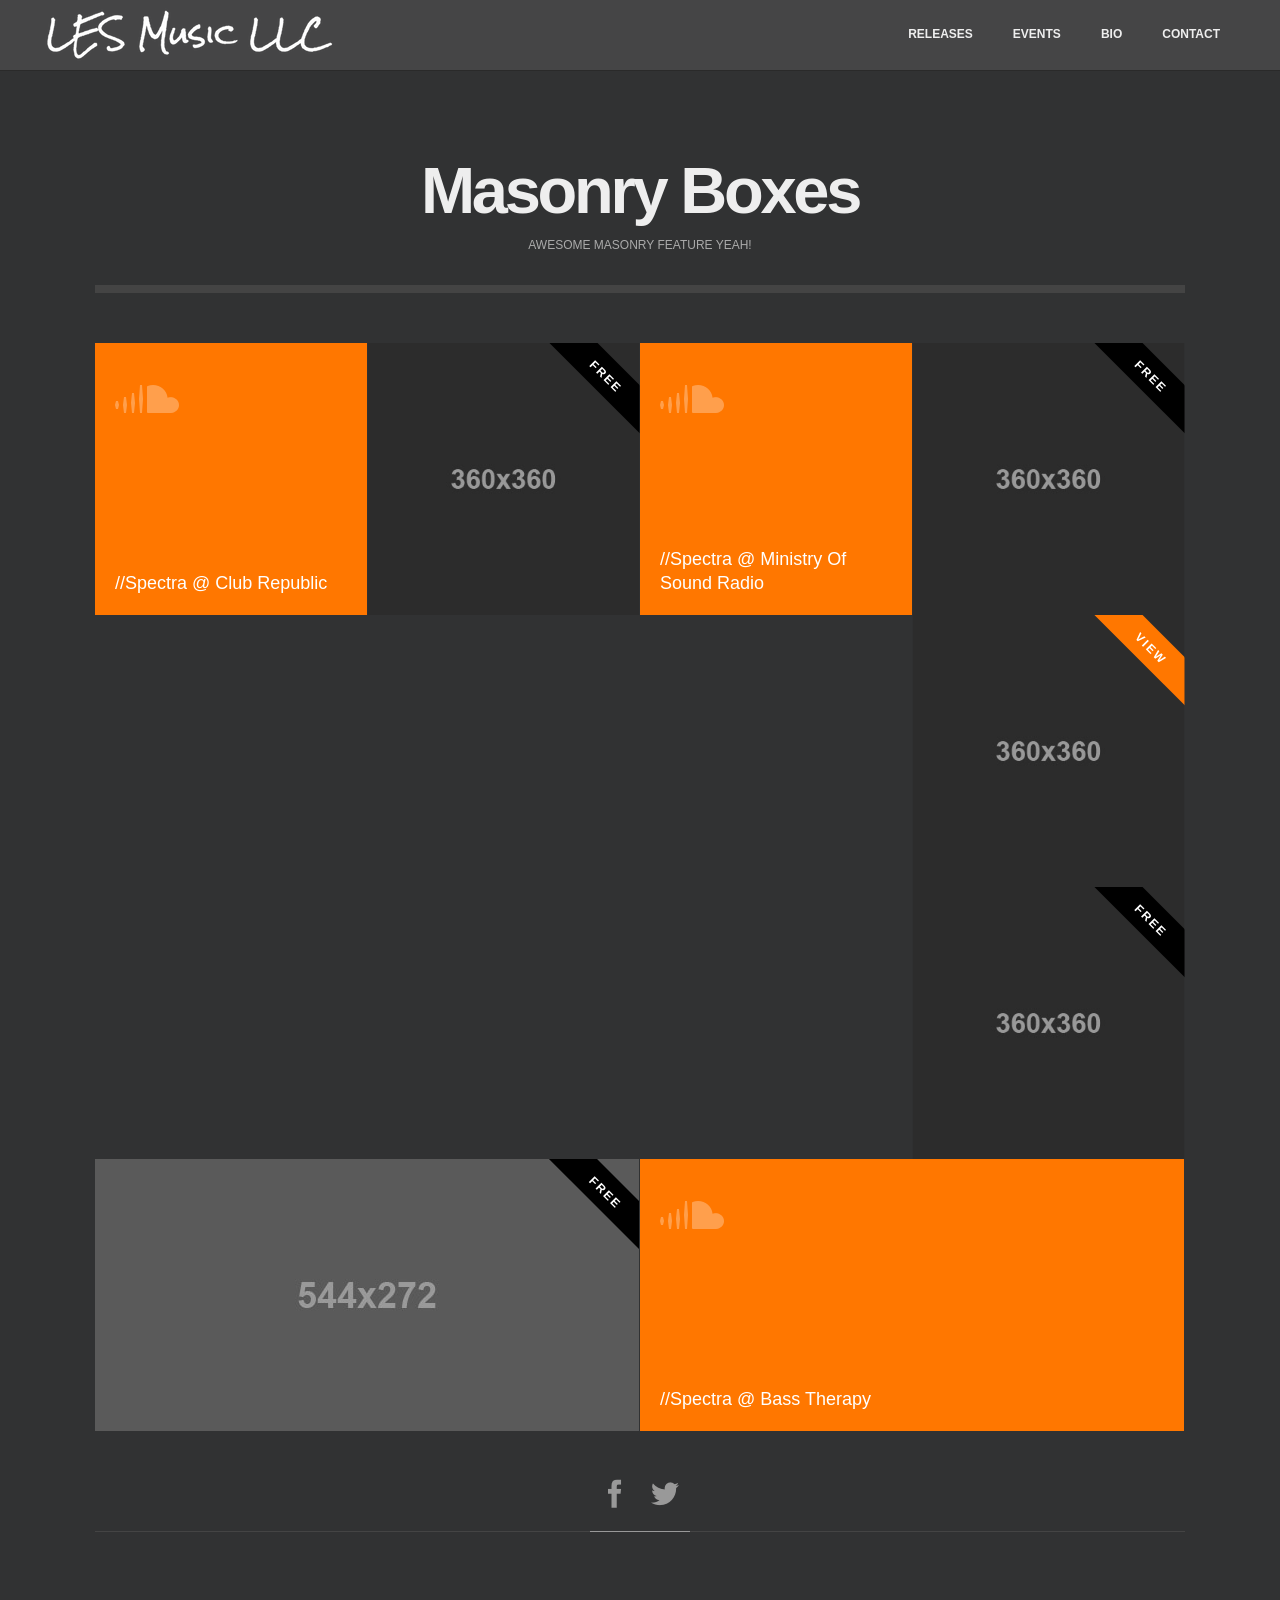
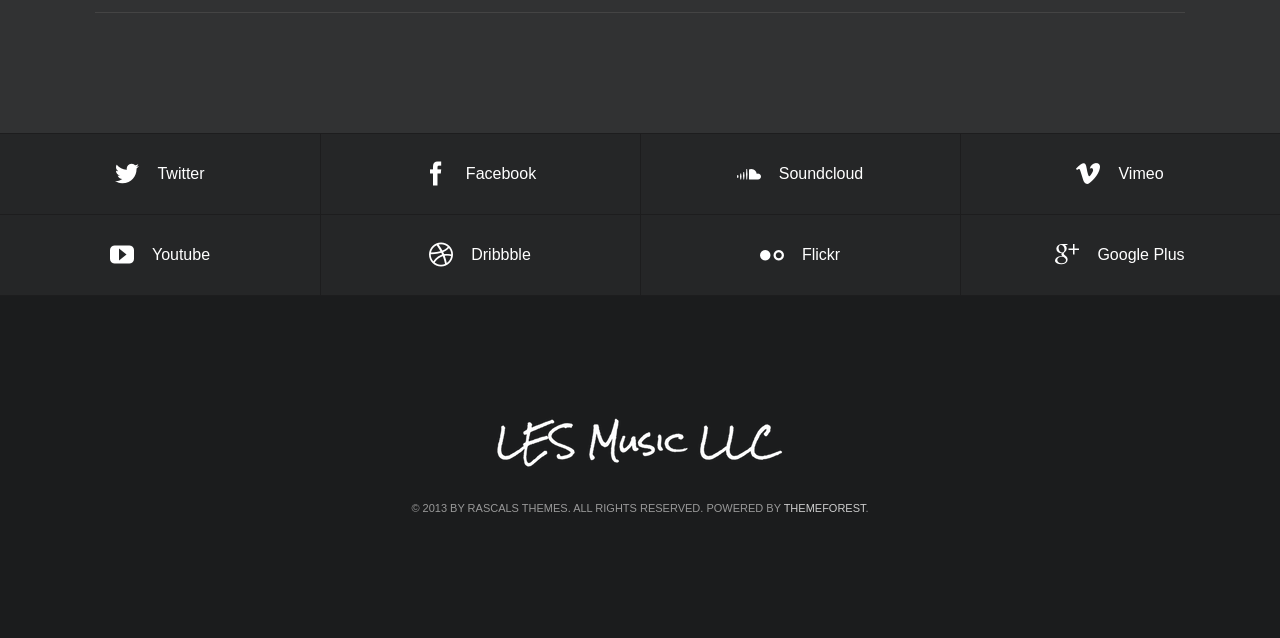
<file: masonry.html>
<!doctype html>
<!-- paulirish.com/2008/conditional-stylesheets-vs-css-hacks-answer-neither/ -->
<!--[if lt IE 7]> <html class="no-js lt-ie9 lt-ie8 lt-ie7" lang="en"> <![endif]-->
<!--[if IE 7]>    <html class="no-js lt-ie9 lt-ie8" lang="en"> <![endif]-->
<!--[if IE 8]>    <html class="no-js lt-ie9" lang="en"> <![endif]-->
<!-- Consider adding a manifest.appcache: h5bp.com/d/Offline -->
<!--[if gt IE 8]><!--> 
<html class="no-js" lang="en-US"><!--<![endif]-->
<head>
	<title>Masonry Boxes</title>
	<meta charset="utf-8">
	<!--[if IE]>
		<meta http-equiv="X-UA-Compatible" content="IE=edge,chrome=1" >
	<![endif]-->
	<meta name="viewport" content="user-scalable=no, width=device-width, initial-scale=1, maximum-scale=1" />
	<meta name="apple-mobile-web-app-capable" content="yes" />
	<meta name="description" content="Premium theme.">
	<meta name="keywords" content=""/>
	<meta name="author" content="Site Author">
	<!-- Fav icon -->
	<link rel="shortcut icon" href="img/favicon.ico" type="image/x-icon" />
	<!-- <meta name="robots" content="index,follow"> -->

	<!-- ############################# Stylesheets ############################# -->
	<link rel="stylesheet" href="css/menu.css" media="screen" />
	<link rel="stylesheet" href="css/style.css" media="screen" />
	<link rel="stylesheet" href="css/media-queries.css" media="screen" />
	<!-- Fancybox styles -->
	<link rel="stylesheet" href="css/fancybox.custom.css" media="screen" />
	<!-- Flexslider styles -->
	<link rel="stylesheet" href="css/flexslider.css" media="screen" />
	<!-- Fullwidth player -->
	<link rel="stylesheet" href="http://netdna.bootstrapcdn.com/font-awesome/4.0.3/css/font-awesome.css" />
	<link rel="stylesheet" type="text/css" href="css/jquery.fullwidthAudioPlayer.css">
	<!-- //Fullwidth player -->

	<!-- ############################# Javascripts ############################# -->
	<!-- jQuery -->
	<script src="http://ajax.googleapis.com/ajax/libs/jquery/1.8/jquery.min.js" type="text/javascript"></script>
	<!-- Add HTML5 support for older IE browsers -->
	<!--[if lt IE 9]> 
		<script src="js/html5.min.js"></script>
		<script src="js/selectivizr-and-extra-selectors.min.js"></script>
	<![endif]-->
	<!-- Modernizr -->
	<script src="js/modernizr.custom.js"></script>
</head>
<body>

<!-- ############################# Update Message for older browsers ############################# -->
<!--[if lte IE 7]>
   <div id="ie-message"><p>You are using Internet Explorer 7.0 or older to view this site. Your browser is an eight year old browser which does not display modern web sites properly. Please upgrade to a newer browser to fully enjoy the web. <a href="http://www.microsoft.com/windows/internet-explorer/default.aspx">Upgrade your browser</a></p></div>
<![endif]-->


<!-- ############################# navigation section ############################# -->
<section id="main-nav-wrapper" class="single-page">
    <!-- main navigation -->
    <div id="main-nav" class="sticky">

        <!-- navigation container -->
        <div class="nav-container">
            <!-- ############ logo ############ -->
            <a href="index.html" id="logo">
                <img src="placeholders/logo.png" alt="Logo">
            </a>
            <!-- /logo -->

            <!-- ############ navigation ############ -->
            <nav id="nav" class="one-page-nav">
                <ul>
                    <li>
                        <a href="index.html#portfolio">Releases</a>
                    </li>
                    <li>
                        <a href="index.html#events">Events</a>
                    </li>
                    <li>
                        <a href="index.html#bio">Bio</a>
                    </li>
                    <li>
                        <a href="index.html#contact">Contact</a>
                    </li>
                </ul>
            </nav>
            <!-- /navigation -->

            <!-- responsive navigation -->
            <div id="dl-menu" class="dl-menuwrapper one-page-nav">
                <button class="dl-trigger">Open Menu</button>
                <!-- RESPONSIVE NAVIGATION HERE -->
            </div>
            <!-- /responsive navigation -->
        </div>
        <!-- /navigation container -->
    </div>
    <!-- /main navigation -->
</section>
<!-- /navigation section -->


<!-- ############################# masonry section ############################# -->
<section id="masonry">
	
	<!-- ############ ajax content (This content will be loaded by ajax) ############ -->
	<div id="ajax-content" class="page-container">

		<!-- ############ container ############ -->
		<div class="container clearfix">

 			<!-- ############ content header ############ -->
            <header class="content-header">
                <h1 class="content-title">Masonry Boxes</h1>
                <span class="sub-heading">Awesome masonry feature YEAH!</span>
                <hr class="content-line">
            </header>
            <!-- /content header -->
 		
            <!-- row -->
            <div class="row clearfix">

                <!-- ############ masonry ############ -->
                <div class="masonry clearfix">
                    <!-- brick -->
                    <div class="brick width-1-4 height-1-4">
                        <!-- flipper -->
                        <div class="flip-container">
                            <div class="flipper">
                                <!-- front -->
                                <div class="front" style="background:#ff7700">
                                    <!-- icon -->
                                    <span class="brick-icon icon-soundcloud"></span>
                                    <!-- title -->
                                    <span class="brick-title">//Spectra @ Club Republic</span>
                                </div>
                                <!-- /front -->
                                <!-- back -->
                                <div class="back">
                                    <!-- icon -->
                                    <span class="brick-icon icon-arrow-right-3"></span>
                                    <!-- title -->
                                    <span class="brick-title">New York (09/22/13) 1:34h</span>
                                </div>
                                <!-- /back -->
                            </div>
                        </div>
                        <!-- /flipper -->
                    </div>
                    <!-- /brick -->
                    <!-- brick -->
                    <div class="brick width-1-4 height-1-4">
                        <a href="https://soundcloud.com/ukfmusic/ukf-music-podcast-2-physical-in-the-mix" class="thumb fap-single-track">
                            <!-- title and opacity mask -->
                            <div class="inner">
                                <h6>Play in player</h6>
                            </div>
                            <!-- image -->
                            <img src="placeholders/release10-360x360.jpg" alt="Release image" >
                            <!-- badge -->
                            <span class="badge free">FREE</span>
                        </a>
                    </div>
                    <!-- /brick -->
                    <!-- brick -->
                    <div class="brick width-1-4 height-1-4">
                        <!-- flipper -->
                        <div class="flip-container">
                            <div class="flipper">
                                <!-- front -->
                                <div class="front" style="background:#ff7700">
                                    <!-- icon -->
                                    <span class="brick-icon icon-soundcloud"></span>
                                    <!-- title -->
                                    <span class="brick-title">//Spectra @ Ministry Of Sound Radio</span>
                                </div>
                                <!-- /front -->
                                <!-- back -->
                                <div class="back">
                                    <!-- icon -->
                                    <span class="brick-icon icon-arrow-right-3"></span>
                                    <!-- title -->
                                    <span class="brick-title">London, UK (11/22/13) 1:16h</span>
                                </div>
                                <!-- /back -->
                            </div>
                        </div>
                        <!-- /flipper -->
                    </div>
                    <!-- /brick -->
                    <!-- brick -->
                    <div class="brick width-1-4 height-1-4">
                        <a href="https://soundcloud.com/deepdrumnbass/deep-podcast-25" class="thumb fap-single-track">
                            <!-- title and opacity mask -->
                            <div class="inner">
                                <h6>Play in player</h6>
                            </div>
                            <!-- image -->
                            <img src="placeholders/release07-360x360.jpg" alt="Release image" >
                            <!-- badge -->
                            <span class="badge free">FREE</span>
                        </a>
                    </div>
                    <!-- /brick -->
                    <!-- video brick -->
                    <div class="brick width-3-4 height-1-2 brick-video">
                        <!-- Vimeo video -->
                        <iframe src="//player.vimeo.com/video/47224685?byline=0&amp;portrait=0&amp;color=ff9933" width="816" height="544" frameborder="0" webkitallowfullscreen mozallowfullscreen allowfullscreen></iframe>
                    </div>
                    <!-- /video brick -->
                    <!-- brick -->
                    <div class="brick width-1-4 height-1-4">
                        <a href="placeholders/masonry-release01-544x272.jpg" class="thumb imagebox">
                            <!-- title and opacity mask -->
                            <div class="inner">
                                <h6>View in lightbox</h6>
                            </div>
                            <!-- image -->
                            <img src="placeholders/release05-360x360.jpg" alt="Release image" >
                            <!-- badge -->
                            <span class="badge new">VIEW</span>
                        </a>
                    </div>
                    <!-- /brick -->
                    <!-- brick -->
                    <div class="brick width-1-4 height-1-4">
                        <a href="https://w.soundcloud.com/player/?url=http%3A%2F%2Fapi.soundcloud.com%2Fplaylists%2F2999711&amp;color=ff7700&amp;auto_play=false&amp;show_artwork=true" class="thumb mediabox" data-width="auto" data-height="450">
                            <!-- title and opacity mask -->
                            <div class="inner">
                                <h6>Soundcloud in lightbox</h6>
                            </div>
                            <!-- image -->
                            <img src="placeholders/release06-360x360.jpg" alt="Release image" >
                            <!-- badge -->
                            <span class="badge free">FREE</span>
                        </a>
                    </div>
                    <!-- /brick -->
                    <!-- brick -->
                    <div class="brick width-1-2 height-1-4">
                        <a href="https://soundcloud.com/deepdrumnbass/deep-podcast-24-l-side-glo" class="thumb fap-single-track">
                            <!-- title and opacity mask -->
                            <div class="inner">
                                <h6>Play in player</h6>
                            </div>
                            <!-- image -->
                            <img src="placeholders/masonry-release01-544x272.jpg" alt="Release image" >
                            <!-- badge -->
                            <span class="badge free">FREE</span>
                        </a>
                    </div>
                    <!-- /brick -->
                    <!-- brick -->
                    <div class="brick width-1-2 height-1-4">
                        <!-- flipper -->
                        <div class="flip-container">
                            <div class="flipper">
                                <!-- front -->
                                <div class="front" style="background:#ff7700">
                                    <!-- icon -->
                                    <span class="brick-icon icon-soundcloud"></span>
                                    <!-- title -->
                                    <span class="brick-title">//Spectra @ Bass Therapy</span>
                                </div>
                                <!-- /front -->
                                <!-- back -->
                                <div class="back">
                                    <!-- icon -->
                                    <span class="brick-icon icon-arrow-left-3"></span>
                                    <!-- title -->
                                    <span class="brick-title">London, UK (07/22/13) 1:30h</span>
                                </div>
                                <!-- /back -->
                            </div>
                        </div>
                        <!-- /flipper -->
                    </div>
                    <!-- /brick -->
                </div>
                <!-- /masonry -->
            </div>
            <!-- /row -->

            <div class="clear"></div>

		 	<!-- ############ page footer ############ -->
            <footer class="page-footer">
                <!-- ############ page social ############ -->
                <div class="social-wrap">
                    <div class="page-social">
                        <!-- Facebbok -->
                        <a target="_blank" href="http://www.facebook.com/sharer.php?u=http://" class="facebook-share"><span class="icon-facebook"></span></a>
                        <!-- Twitter -->
                        <a target="_blank" href="http://twitter.com/share?url=http://" class="twitter-share"><span class="icon-twitter"></span></a>
                    </div>
                </div>
                <!-- /page social -->

                <!-- ############ page navigation ############ -->
                <div class="page-nav">
                    <!-- Close button (Visible only after loaded)  -->
                    <a class="close-button"><span class="icon-close"></span></a>
                </div>
                <!-- /page navigation -->
            </footer>
            <!-- /page footer -->
		</div>
        <!-- /container -->
	</div>
    <!-- /ajax contant -->
</section>
<!-- /404 section -->


<!-- ############################# social ############################# -->
<section id="social">
    <div class="flex-col-1-4"><a href="#" class="social-twitter"><span class="icon-twitter"></span>Twitter</a></div>
    <div class="flex-col-1-4"><a href="#" class="social-facebook"><span class="icon-facebook"></span>Facebook</a></div>
    <div class="flex-col-1-4"><a href="#" class="social-soundcloud"><span class="icon-soundcloud"></span>Soundcloud</a></div>
    <div class="flex-col-1-4"><a href="#" class="social-vimeo"><span class="icon-vimeo"></span>Vimeo</a></div>
    <div class="flex-col-1-4"><a href="#" class="social-youtube"><span class="icon-youtube"></span>Youtube</a></div>
    <div class="flex-col-1-4"><a href="#" class="social-dribbble"><span class="icon-dribbble"></span>Dribbble</a></div>
    <div class="flex-col-1-4"><a href="#" class="social-flickr"><span class="icon-flickr-2"></span>Flickr</a></div>
    <div class="flex-col-1-4"><a href="#" class="social-google-plus"><span class="icon-google-plus"></span>Google Plus</a></div>
</section>
<!-- /social -->

<!-- ############################# footer ############################# -->
<footer id="footer">
    <!-- container -->
    <div class="container">
        <div id="copyrights">
            <img src="placeholders/logo-footer.png" class="aligncenter" alt="footer-logo">
            &copy; 2013 by RASCALS THEMES. All Rights Reserved. Powered by <a href="#">Themeforest</a>.
        </div>
    </div>
    <!-- /container -->
</footer>
<!-- /footer -->


<!-- ############################# javascripts ############################# -->
<script src="js/jquery.easing-1.3.min.js"></script>
<script src="js/jquery.dlmenu.js"></script>
<script src="js/smoothscroll.js"></script>
<script src="js/jquery.scrollTo.min.js"></script>
<script src="js/jquery.parallax-1.1.3.js"></script>
<script src="js/jquery.isotope.min.js"></script>
<script src="js/jquery.nav.js"></script>
<script src="js/jquery.jail.js"></script>
<script src="js/jquery.flexslider-min.js"></script>
<script src="js/nprogress.js"></script>
<script src="js/jquery.countdown.js"></script>
<!-- fancybox -->
<script src="js/jquery.fancybox-1.3.4.pack.js"></script>
<!-- google scripts -->
<script src="https://maps.google.com/maps/api/js?sensor=false"></script>
<script src="js/jquery.gmap.min.js"></script>
<!-- fullwidth player -->
<script src="js/jquery-ui.js" type="text/javascript"></script>
<script src="https://connect.soundcloud.com/sdk.js"></script>
<script src="js/soundmanager2-nodebug-jsmin.js" type="text/javascript"></script>
<script src="js/jquery.fullwidthAudioPlayer.min.js" type="text/javascript"></script>
<!-- //fullwidth player -->
<!-- custom scripts -->
<script src="js/custom.js"></script>
</body>
</html>
</file>
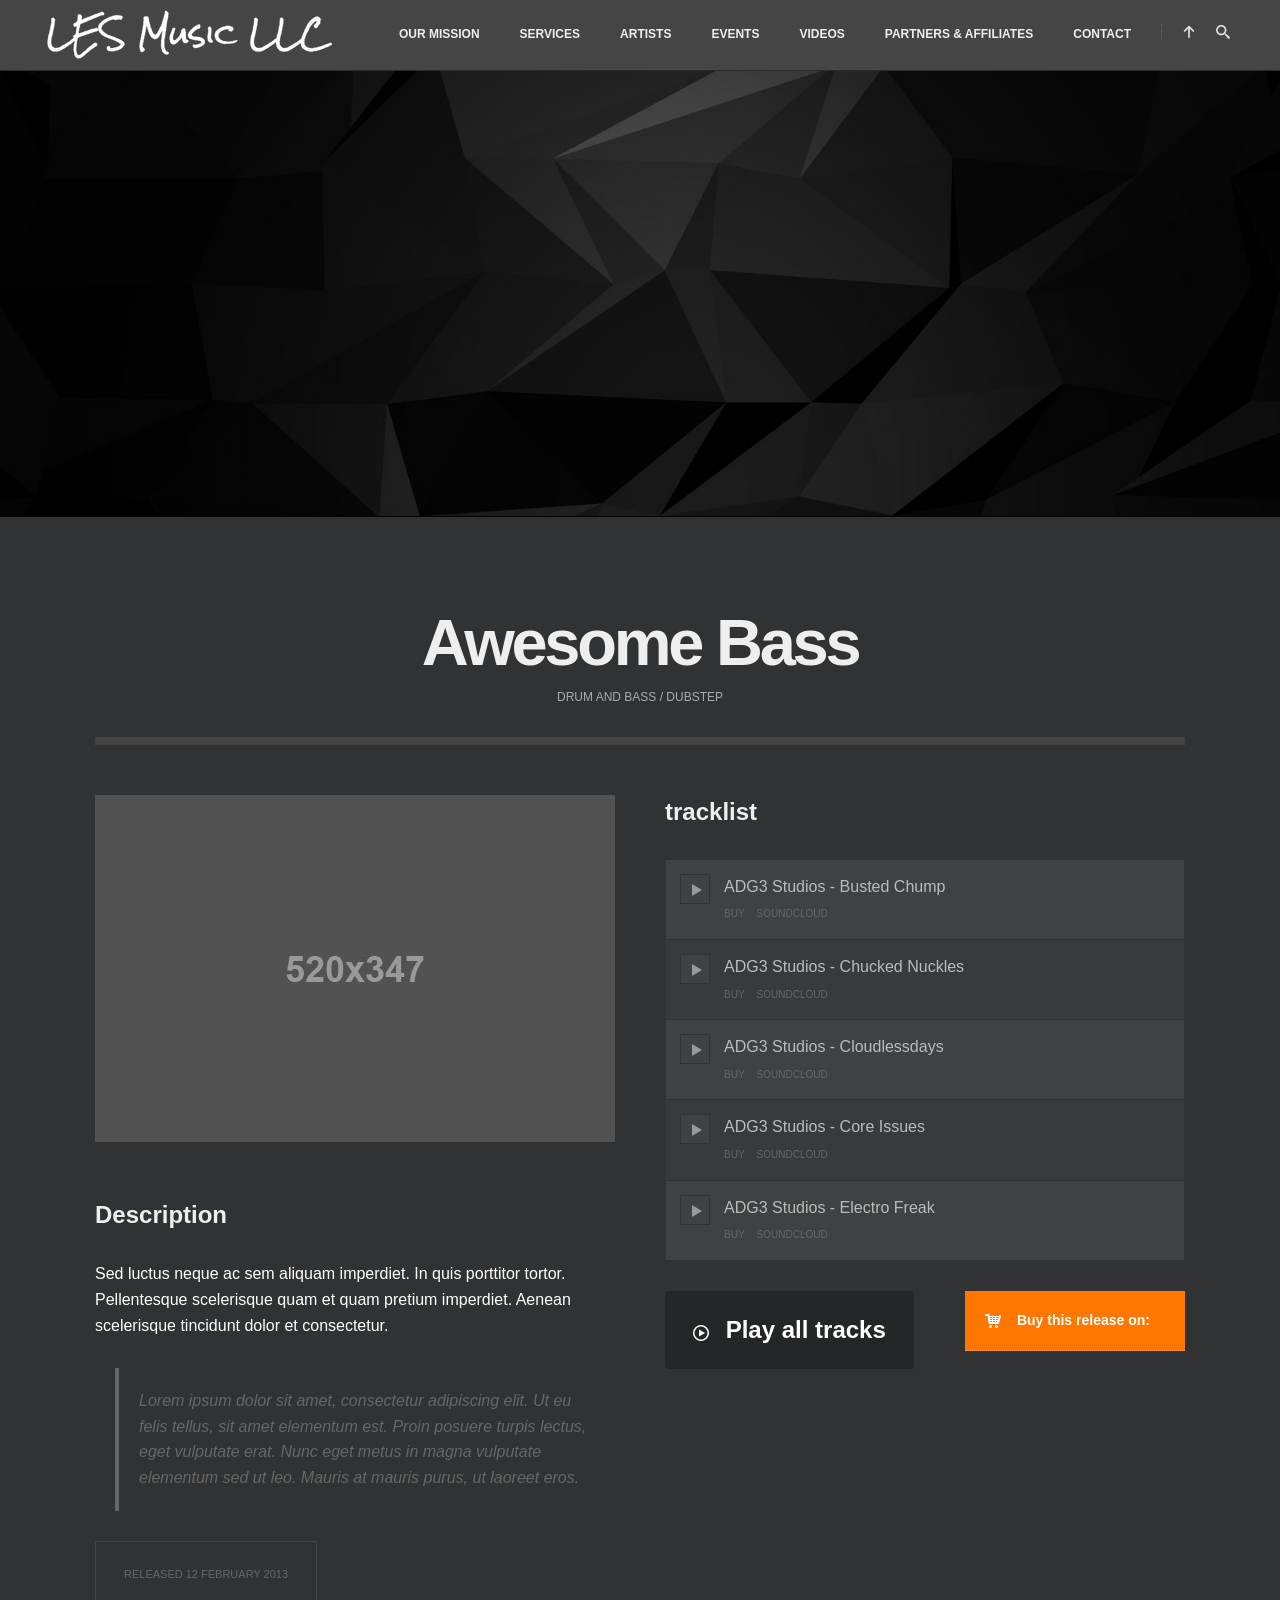
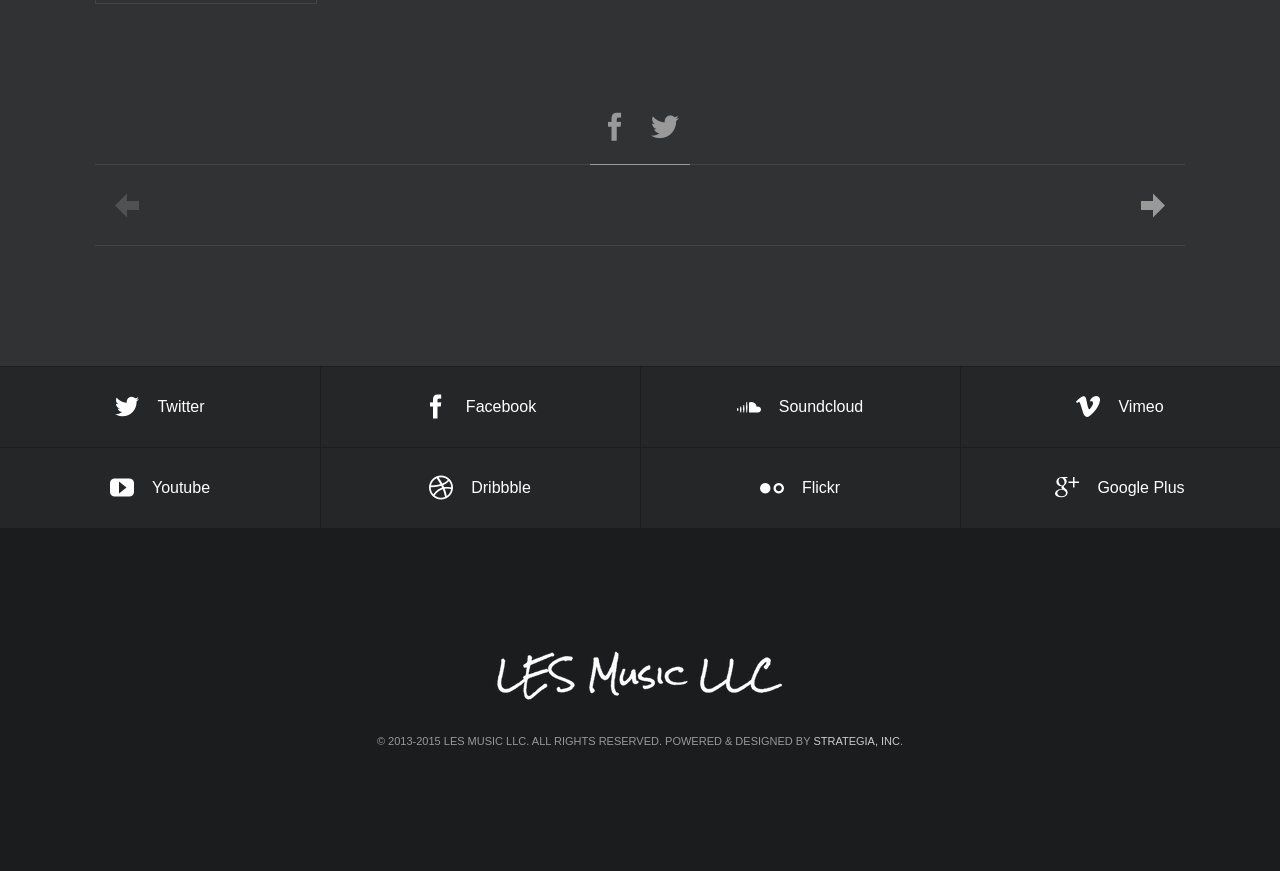
<file: project01.html>
<!doctype html>
<!-- paulirish.com/2008/conditional-stylesheets-vs-css-hacks-answer-neither/ -->
<!--[if lt IE 7]> <html class="no-js lt-ie9 lt-ie8 lt-ie7" lang="en"> <![endif]-->
<!--[if IE 7]>    <html class="no-js lt-ie9 lt-ie8" lang="en"> <![endif]-->
<!--[if IE 8]>    <html class="no-js lt-ie9" lang="en"> <![endif]-->
<!-- Consider adding a manifest.appcache: h5bp.com/d/Offline -->
<!--[if gt IE 8]><!--> 
<html class="no-js" lang="en-US"><!--<![endif]-->
<head>
	<title>LES Music LLC - 312 Music Group - Project 01</title>
	<meta charset="utf-8">
	<!--[if IE]>
		<meta http-equiv="X-UA-Compatible" content="IE=edge,chrome=1" >
	<![endif]-->
	<meta name="viewport" content="user-scalable=no, width=device-width, initial-scale=1, maximum-scale=1" />
	<meta name="apple-mobile-web-app-capable" content="yes" />
	<meta name="description" content="">
	<meta name="keywords" content=""/>
	<meta name="author" content="ricgruber - Strategia, Inc." />
	<!-- Fav icon -->
	<link rel="shortcut icon" href="img/favicon.ico" type="image/x-icon" />
	<!-- <meta name="robots" content="index,follow"> -->

	<!-- ############################# Stylesheets ############################# -->
	<link rel="stylesheet" href="css/menu.css" media="screen" />
	<link rel="stylesheet" href="css/style.css" media="screen" />
	<link rel="stylesheet" href="css/media-queries.css" media="screen" />
	<!-- Fancybox styles -->
	<link rel="stylesheet" href="css/fancybox.custom.css" media="screen" />
	<!-- Flexslider styles -->
	<link rel="stylesheet" href="css/flexslider.css" media="screen" />
	<!-- Fullwidth player -->
	<link rel="stylesheet" href="http://netdna.bootstrapcdn.com/font-awesome/4.0.3/css/font-awesome.css" />
	<link rel="stylesheet" type="text/css" href="css/jquery.fullwidthAudioPlayer.css">
	<!-- //Fullwidth player -->

	<!-- ############################# Javascripts ############################# -->
	<!-- jQuery -->
	<script src="http://ajax.googleapis.com/ajax/libs/jquery/1.8/jquery.min.js" type="text/javascript"></script>
	<!-- Add HTML5 support for older IE browsers -->
	<!--[if lt IE 9]> 
		<script src="js/html5.min.js"></script>
		<script src="js/selectivizr-and-extra-selectors.min.js"></script>
	<![endif]-->
	<!-- Modernizr -->
	<script src="js/modernizr.custom.js"></script>
</head>
<body>

<!-- ############################# Update Message for older browsers ############################# -->
<!--[if lte IE 7]>
   <div id="ie-message"><p>You are using Internet Explorer 7.0 or older to view this site. Your browser is an eight year old browser which does not display modern web sites properly. Please upgrade to a newer browser to fully enjoy the web. <a href="http://www.microsoft.com/windows/internet-explorer/default.aspx">Upgrade your browser</a></p></div>
<![endif]-->


<!-- ############################# navigation section ############################# -->
<section id="main-nav-wrapper" class="single-page">
	<!-- main navigation -->
	<div id="main-nav" class="sticky">


		<!-- navigation container -->
	   	<div class="nav-container">

		   	<!-- ############ logo ############ -->
		   	<a href="#intro" id="logo" class="smooth-scroll">
		   		<img src="placeholders/logo.png" alt="Logo">
		   	</a>
		   	<!-- /logo -->

		   	<!-- ############ icon navigation ############ -->
			<nav id="icon-nav">
				<ul>
					<li><a href="#intro" id="nav-up" class="smooth-scroll"><span class="icon-arrow-up-2"></span></a></li>
					<li><a href="#" id="nav-search"><span class="icon-search"></span></a></li>
				</ul>
			</nav>
			<!-- /icon navigation -->

			<!-- ############ navigation ############ -->
			<nav id="nav" class="one-page-nav">
				<ul>
					<li>
						<a href="#mission">Our Mission</a>
					</li>
					<li>
						<a href="#services">Services</a>
					</li>
					<!--<li>
						<a href="#artists">Artists</a>
					
								
					</li>-->
					<li> 
                		<a href="#artists">Artists</a>
                        <ul>
                        	
                            <li>
                            	<a href="#artists">Roster</a>
                            	<ul>
                            		<li>
                            			<a href="#">Marvo</a>
                            		</li>
                            		<li>
                            			<a href="#">Shayna Love</a>
                            		</li>
                            		<li>
                            			<a href="#">Pevie</a>
                            		</li>
                            		<li>
                            			<a href="#">Dre Brown</a>
                            		</li>
                            	</ul>
                            </li>
                        </ul>           
                    </li>
					
					<li>
						<a href="#events">Events</a>
					</li>
					<li>
						<a href="#videos">Videos</a>
					</li>
					<li>
						<a href="#panda">Partners & Affiliates</a>
					</li>
					
					<li>
						<a href="#contact">Contact</a>
					</li>
				</ul>
			</nav>
			<!-- /navigation -->

			<!-- responsive navigation -->
			<div id="dl-menu" class="dl-menuwrapper one-page-nav">
				<button class="dl-trigger">Open Menu</button>
				<!-- RESPONSIVE NAVIGATION HERE -->
			</div>
			<!-- /responsive navigation -->
	   	</div>
	   	<!-- /navigation container -->
	</div>
	<!-- /main navigation -->
</section>
<!-- /navigation section -->



<!-- ############################# portfolio section ############################# -->
<section id="portfolio" class="section">
	
	<!-- ############ ajax content (This content will be loaded by ajax) ############ -->
	<div id="ajax-content" class="page-container">

        <!-- ############ page intro ############ -->
		<div class="page-intro page-intro-image" style="background-image: url(placeholders/project-header01-1920x600.jpg)"></div>

        <!-- ############ container ############ -->
		<div class="container clearfix">

            <!-- ############ content header ############ -->
			<header class="content-header">
    			<h1 class="content-title">Awesome Bass</h1>
    			<span class="sub-heading">Drum and bass / Dubstep</span>
    			<hr class="content-line">
			</header>
			<!-- /content header -->
            
            <!-- row -->
			<div class="row clearfix">
				<!-- column -->
				<div class="col-1-2">
					<p>
						<!-- thumb with icon -->
						<a href="placeholders/cover01-big.jpg" class="imagebox thumb-icon" title="Album Cover" data-group="group1">
							<img src="placeholders/cover01.jpg" alt="image cover">
							<span class="icon-wrap">
								<!-- icon from icomoon -->
								<span class="icon-images icon"></span>
							</span>
						</a>
						<a href="placeholders/cover01.jpg" class="imagebox" title="Album Cover 2" data-group="group1"></a>
					</p>
					<br>
					<h2>Description</h2>
					<p>
						Sed luctus neque ac sem aliquam imperdiet. In quis porttitor tortor. Pellentesque scelerisque quam et quam pretium imperdiet. Aenean scelerisque tincidunt dolor et consectetur.
					</p>
					<blockquote>
						<p>
							Lorem ipsum dolor sit amet, consectetur adipiscing elit. Ut eu felis tellus, sit amet elementum est. Proin posuere turpis lectus, eget vulputate erat. Nunc eget metus in magna vulputate elementum sed ut leo. Mauris at mauris purus, ut laoreet eros. 
						</p>
					</blockquote>
					<!-- stamp -->
					<div class="stamp"><small class="caps">Released 12 February 2013</small></div>
				</div>
				<!-- /column -->
				<!-- column -->
				<div class="col-1-2 last">
					<h2>tracklist</h2>
					<!-- tracklist -->
					<ul class="tracklist" data-playlist="release-playlist">
						<!-- track -->
						<li>
							<a href="placeholders/mp3/adg3com_bustedchump.mp3" class="add-button fap-single-track" title="ADG3 Studios - Busted Chump" target="http://google.com" rel="placeholders/release01-360x360.jpg" data-meta=""><span class="icon-play-3"></span></a>
							<!-- details -->
							<div class="track-details">
								<!-- title -->
								<div class="track-title">ADG3 Studios - Busted Chump</div>
								<!-- links -->
								<div class="track-links">
									<a class="track-link" href="#">Buy</a><a class="track-link" href="#">Soundcloud</a>
								</div>
							</div>
						</li>
						<!-- track -->
						<li>
							<a href="placeholders/mp3/adg3com_chuckedknuckles.mp3" class="add-button fap-single-track" title="ADG3 Studios - Chucked Nuckles" target="http://google.com" rel="placeholders/release02-360x360.jpg" data-meta=""><span class="icon-play-3"></span></a>
							<!-- details -->
							<div class="track-details">
								<!-- title -->
								<div class="track-title">ADG3 Studios - Chucked Nuckles</div>
								<!-- links -->
								<div class="track-links">
									<a class="track-link" href="#">Buy</a><a class="track-link" href="#">Soundcloud</a>
								</div>
							</div>
						</li>
						<!-- track -->
						<li>
							<a href="placeholders/mp3/adg3com_cloudlessdays.mp3" class="add-button fap-single-track" title="ADG3 Studios - Cloudlessdays" target="http://google.com" rel="placeholders/release03-360x360.jpg" data-meta=""><span class="icon-play-3"></span></a>
							<!-- details -->
							<div class="track-details">
								<!-- title -->
								<div class="track-title">ADG3 Studios - Cloudlessdays</div>
								<!-- links -->
								<div class="track-links">
									<a class="track-link" href="#">Buy</a><a class="track-link" href="#">Soundcloud</a>
								</div>
							</div>
						</li>
						<!-- track -->
						<li>
							<a href="placeholders/mp3/adg3com_coreissues.mp3" class="add-button fap-single-track" title="ADG3 Studios - Core Issues" target="http://google.com" rel="placeholders/release04-360x360.jpg" data-meta=""><span class="icon-play-3"></span></a>
							<!-- details -->
							<div class="track-details">
								<!-- title -->
								<div class="track-title">ADG3 Studios - Core Issues</div>
								<!-- links -->
								<div class="track-links">
									<a class="track-link" href="#">Buy</a><a class="track-link" href="#">Soundcloud</a>
								</div>
							</div>
						</li>
						<!-- track -->
						<li>
							<a href="placeholders/mp3/adg3com_electrofreak.mp3" class="add-button fap-single-track" title="ADG3 Studios - Electro Freak" target="http://google.com" rel="placeholders/release05-360x360.jpg" data-meta=""><span class="icon-play-3"></span></a>
							<!-- details -->
							<div class="track-details">
								<!-- title -->
								<div class="track-title">ADG3 Studios - Electro Freak</div>
								<!-- links -->
								<div class="track-links">
									<a class="track-link" href="#">Buy</a><a class="track-link" href="#">Soundcloud</a>
								</div>
							</div>
						</li>
					</ul>
					<!-- /tracklist -->
					<!-- button large -->
					<a class="btn large invert alignleft fap-add-playlist" data-playlist="release-playlist"><span class="button-icon icon-play-2"></span> Play all tracks</a>

					<!-- dropdown List -->
					<div class="fancy-dd alignright" style="width:220px">
	    				<a class="fancy-dd-title"><span class="icon-cart-3 dd-icon-left"></span> Buy this release on:</a>
	    				<ul style="display: none;">
     		              	<li><a href="#">Soundcloud</a></li>
     						<li><a href="#">iTunes</a></li>
     						<li><a href="#">Bandcamp</a></li>
     						<li><a href="#">Beatport</a></li>
     						<li><a href="#">Juno Download</a></li>
               	        </ul>
	  				</div>
	  				<!-- /dropdown list -->
	  				<div class="clear"></div>
                </div>
                <!-- /column -->
			</div>
			<!-- /row -->
			
            <!-- ############ page footer ############ -->
           	<footer class="page-footer">
                <!-- ############ page social ############ -->
                <div class="social-wrap">
                    <div class="page-social">
						<!-- Facebbok -->
						<a target="_blank" href="http://www.facebook.com/sharer.php?u=http://" class="facebook-share"><span class="icon-facebook"></span></a>
						<!-- Twitter -->
						<a target="_blank" href="http://twitter.com/share?url=http://" class="twitter-share"><span class="icon-twitter"></span></a>
                    </div>
                </div>
                <!-- /page social -->

                <!-- ############ page navigation ############ -->
                <div class="page-nav">
					<a class="prev-button disabled" data-ajax-options='{"target" :"#project"}'><span class="icon-arrow-left"></span></a> 
					<!-- close button (visible only after loaded) -->
					<a class="close-button"><span class="icon-close"></span></a>
					<a href="project02.html" class="next-button" data-ajax-options='{"target" :"#project"}'><span class="icon-arrow-right"></span></a>
                </div>
                <!-- /page navigation -->
            </footer>
            <!-- /page footer -->
		</div>
        <!-- /container -->
	</div>
    <!-- /ajax contant -->
</section>
<!-- /section -->

<!-- ############################# social ############################# -->
<section id="social">
    <div class="flex-col-1-4"><a href="#" class="social-twitter"><span class="icon-twitter"></span>Twitter</a></div>
    <div class="flex-col-1-4"><a href="#" class="social-facebook"><span class="icon-facebook"></span>Facebook</a></div>
    <div class="flex-col-1-4"><a href="#" class="social-soundcloud"><span class="icon-soundcloud"></span>Soundcloud</a></div>
    <div class="flex-col-1-4"><a href="#" class="social-vimeo"><span class="icon-vimeo"></span>Vimeo</a></div>
    <div class="flex-col-1-4"><a href="#" class="social-youtube"><span class="icon-youtube"></span>Youtube</a></div>
    <div class="flex-col-1-4"><a href="#" class="social-dribbble"><span class="icon-dribbble"></span>Dribbble</a></div>
    <div class="flex-col-1-4"><a href="#" class="social-flickr"><span class="icon-flickr-2"></span>Flickr</a></div>
    <div class="flex-col-1-4"><a href="#" class="social-google-plus"><span class="icon-google-plus"></span>Google Plus</a></div>
</section>
<!-- /social -->

<!-- ############################# footer ############################# -->
<footer id="footer">
	<!-- container -->
	<div class="container">
		<div id="copyrights">
			<img src="placeholders/logo-footer.png" class="aligncenter" alt="footer-logo">
			&copy; 2013-2015 LES Music LLC. All Rights Reserved. Powered & Designed by<a href="http://strategiainc.com"> Strategia, Inc</a>.
		</div>
	</div>
	<!-- /container -->
</footer>
<!-- /footer -->





<!-- ############################# javascripts ############################# -->
<script src="js/jquery.easing-1.3.min.js"></script>
<script src="js/jquery.dlmenu.js"></script>
<script src="js/smoothscroll.js"></script>
<script src="js/jquery.scrollTo.min.js"></script>
<script src="js/jquery.parallax-1.1.3.js"></script>
<script src="js/jquery.isotope.min.js"></script>
<script src="js/jquery.nav.js"></script>
<script src="js/jquery.jail.js"></script>
<script src="js/jquery.flexslider-min.js"></script>
<script src="js/nprogress.js"></script>
<script src="js/jquery.countdown.js"></script>
<!-- fancybox -->
<script src="js/jquery.fancybox-1.3.4.pack.js"></script>
<!-- google scripts -->
<script src="https://maps.google.com/maps/api/js?sensor=false"></script>
<script src="js/jquery.gmap.min.js"></script>
<!-- fullwidth player -->
<script src="js/jquery-ui.js" type="text/javascript"></script>
<script src="https://connect.soundcloud.com/sdk.js"></script>
<script src="js/soundmanager2-nodebug-jsmin.js" type="text/javascript"></script>
<script src="js/jquery.fullwidthAudioPlayer.min.js" type="text/javascript"></script>
<!-- //fullwidth player -->
<!-- custom scripts -->
<script src="js/custom.js"></script>
</body>
</html>
</file>
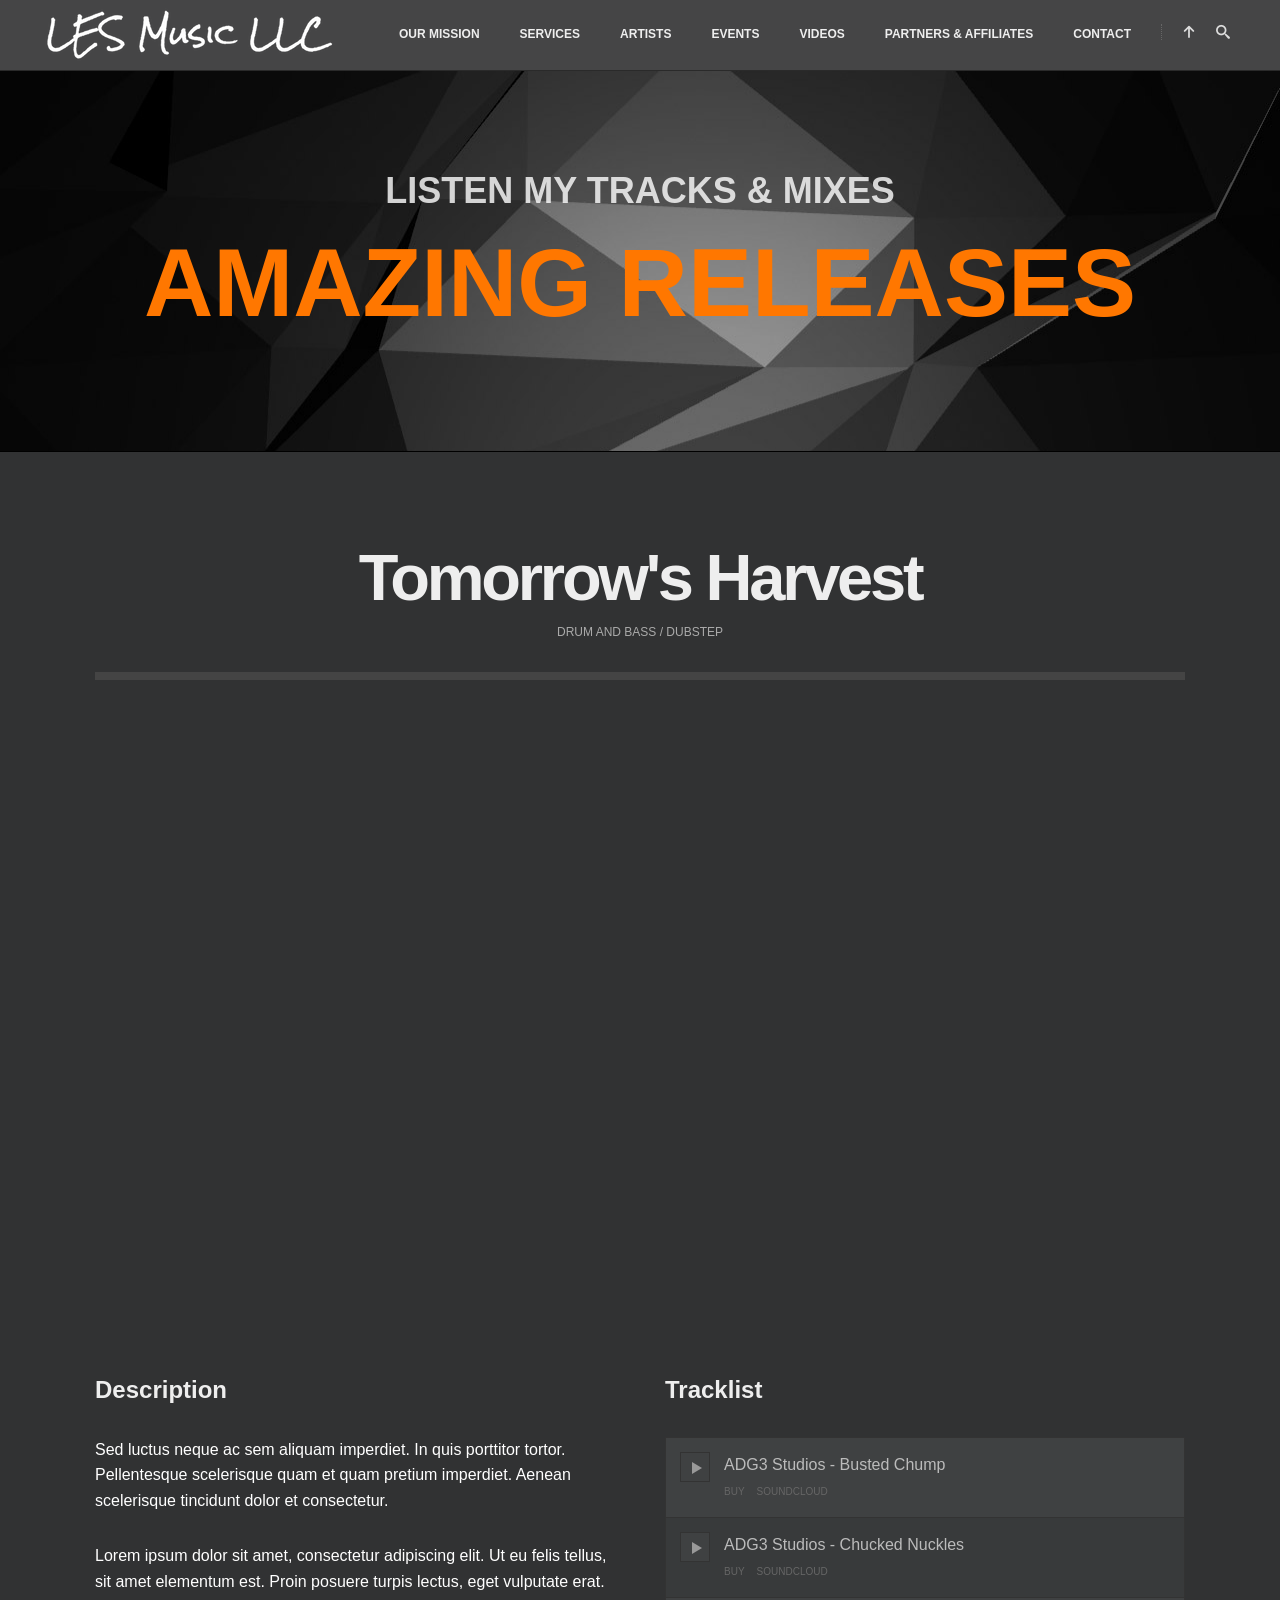
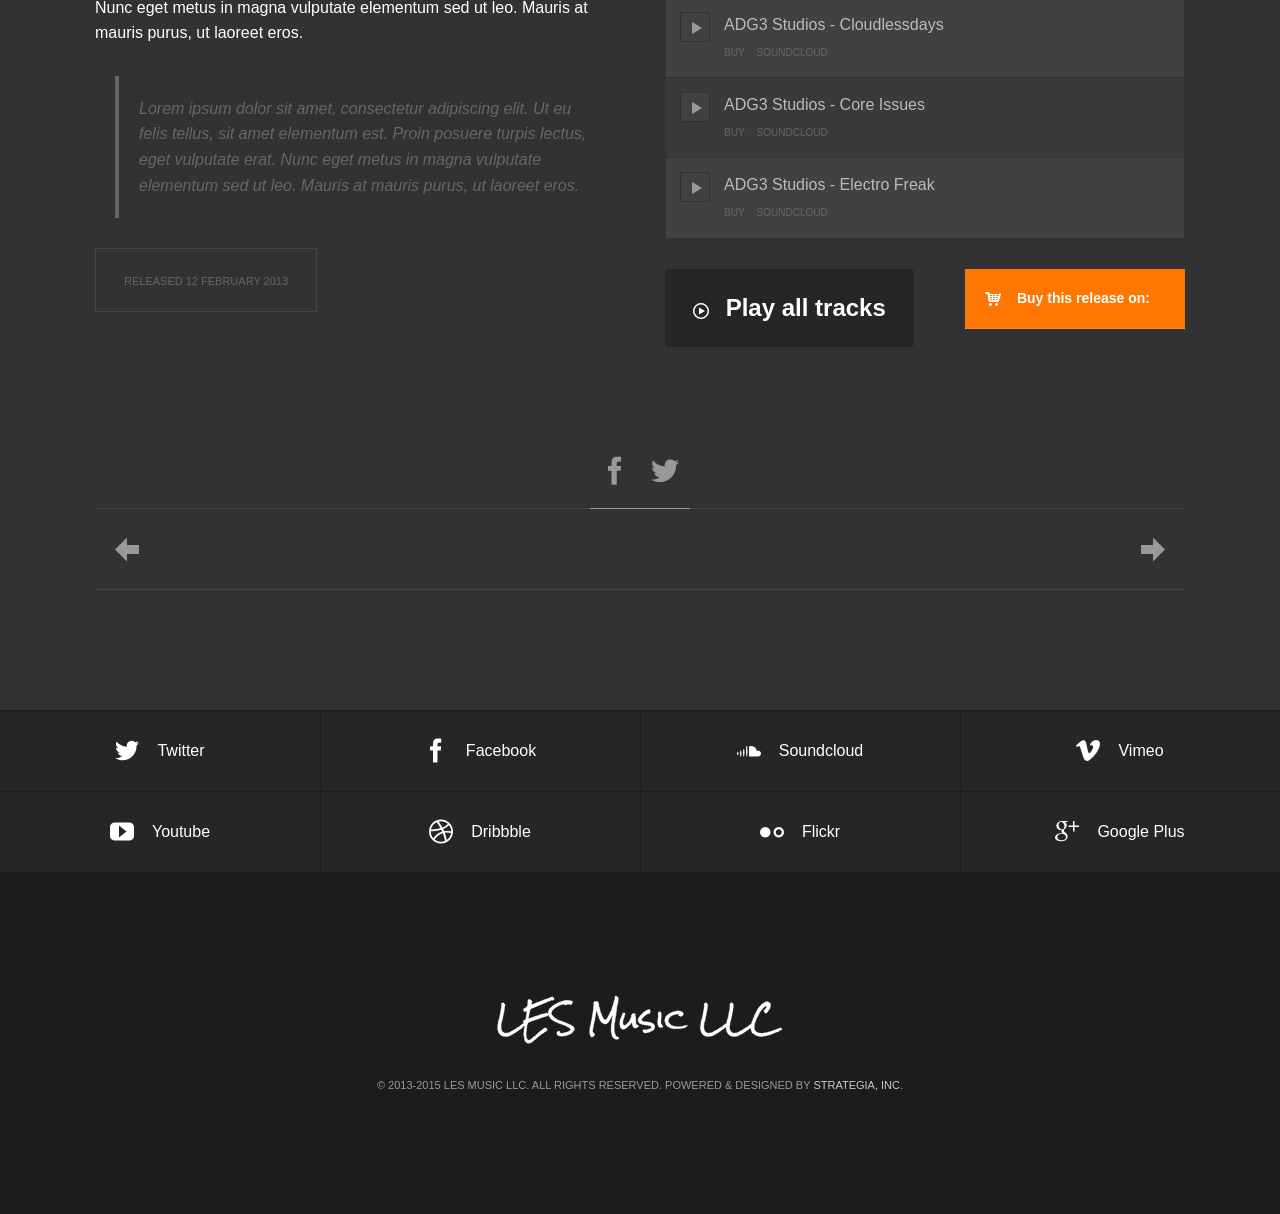
<file: project02.html>
<!doctype html>
<!-- paulirish.com/2008/conditional-stylesheets-vs-css-hacks-answer-neither/ -->
<!--[if lt IE 7]> <html class="no-js lt-ie9 lt-ie8 lt-ie7" lang="en"> <![endif]-->
<!--[if IE 7]>    <html class="no-js lt-ie9 lt-ie8" lang="en"> <![endif]-->
<!--[if IE 8]>    <html class="no-js lt-ie9" lang="en"> <![endif]-->
<!-- Consider adding a manifest.appcache: h5bp.com/d/Offline -->
<!--[if gt IE 8]><!--> 
<html class="no-js" lang="en-US"><!--<![endif]-->
<head>
	<title>LES Music LLC - 312 Music Group  - Project 02</title>
	<meta charset="utf-8">
    <!--[if IE]>
        <meta http-equiv="X-UA-Compatible" content="IE=edge,chrome=1" >
    <![endif]-->
    <meta name="viewport" content="user-scalable=no, width=device-width, initial-scale=1, maximum-scale=1" />
    <meta name="apple-mobile-web-app-capable" content="yes" />
    <meta name="description" content="">
    <meta name="keywords" content=""/>
    <meta name="author" content="ricgruber - Strategia, Inc." />
    <!-- Fav icon -->
    <link rel="shortcut icon" href="img/favicon.ico" type="image/x-icon" />
    <!-- <meta name="robots" content="index,follow"> -->

    <!-- ############################# Stylesheets ############################# -->
    <link rel="stylesheet" href="css/menu.css" media="screen" />
    <link rel="stylesheet" href="css/style.css" media="screen" />
    <link rel="stylesheet" href="css/media-queries.css" media="screen" />
    <!-- Fancybox styles -->
    <link rel="stylesheet" href="css/fancybox.custom.css" media="screen" />
    <!-- Flexslider styles -->
    <link rel="stylesheet" href="css/flexslider.css" media="screen" />
    <!-- Fullwidth player -->
	<link rel="stylesheet" href="http://netdna.bootstrapcdn.com/font-awesome/4.0.3/css/font-awesome.css" />
	<link rel="stylesheet" type="text/css" href="css/jquery.fullwidthAudioPlayer.css">
	<!-- //Fullwidth player -->
    <!-- ############################# Javascripts ############################# -->
    <!-- jQuery -->
    <script src="http://ajax.googleapis.com/ajax/libs/jquery/1.8/jquery.min.js" type="text/javascript"></script>
    <!-- Add HTML5 support for older IE browsers -->
    <!--[if lt IE 9]> 
        <script src="js/html5.min.js"></script>
        <script src="js/selectivizr-and-extra-selectors.min.js"></script>
    <![endif]-->
    <!-- Modernizr -->
    <script src="js/modernizr.custom.js"></script>
</head>
<body>

<!-- ############################# Update Message for older browsers ############################# -->
<!--[if lte IE 7]>
   <div id="ie-message"><p>You are using Internet Explorer 7.0 or older to view this site. Your browser is an eight year old browser which does not display modern web sites properly. Please upgrade to a newer browser to fully enjoy the web. <a href="http://www.microsoft.com/windows/internet-explorer/default.aspx">Upgrade your browser</a></p></div>
<![endif]-->


<!-- ############################# navigation section ############################# -->
<section id="main-nav-wrapper" class="single-page">
    <!-- main navigation -->
    <div id="main-nav" class="sticky">

  
        <!-- navigation container -->
        <div class="nav-container">

            <!-- ############ logo ############ -->
            <a href="#intro" id="logo" class="smooth-scroll">
                <img src="placeholders/logo.png" alt="Logo">
            </a>
            <!-- /logo -->

            <!-- ############ icon navigation ############ -->
            <nav id="icon-nav">
                <ul>
                    <li><a href="#intro" id="nav-up" class="smooth-scroll"><span class="icon-arrow-up-2"></span></a></li>
                    <li><a href="#" id="nav-search"><span class="icon-search"></span></a></li>
                </ul>
            </nav>
            <!-- /icon navigation -->

            <!-- ############ navigation ############ -->
            <nav id="nav" class="one-page-nav">
                <ul>
                    <li>
                        <a href="#mission">Our Mission</a>
                    </li>
                    <li>
                        <a href="#services">Services</a>
                    </li>
                    <!--<li>
                        <a href="#artists">Artists</a>
                    
                                
                    </li>-->
                    <li> 
                        <a href="#artists">Artists</a>
                        <ul>
                            
                            <li>
                                <a href="#artists">Roster</a>
                                <ul>
                                    <li>
                                        <a href="#">Marvo</a>
                                    </li>
                                    <li>
                                        <a href="#">Shayna Love</a>
                                    </li>
                                    <li>
                                        <a href="#">Pevie</a>
                                    </li>
                                    <li>
                                        <a href="#">Dre Brown</a>
                                    </li>
                                </ul>
                            </li>
                        </ul>           
                    </li>
                    
                    <li>
                        <a href="#events">Events</a>
                    </li>
                    <li>
                        <a href="#videos">Videos</a>
                    </li>
                    <li>
                        <a href="#panda">Partners & Affiliates</a>
                    </li>
                    
                    <li>
                        <a href="#contact">Contact</a>
                    </li>
                </ul>
            </nav>
            <!-- /navigation -->

            <!-- responsive navigation -->
            <div id="dl-menu" class="dl-menuwrapper one-page-nav">
                <button class="dl-trigger">Open Menu</button>
                <!-- RESPONSIVE NAVIGATION HERE -->
            </div>
            <!-- /responsive navigation -->
        </div>
        <!-- /navigation container -->
    </div>
    <!-- /main navigation -->
</section>
<!-- /navigation section -->


<!-- ############################# portfolio section ############################# -->
<section id="portfolio" class="section">

	<!-- ############ Paralax Intro ############ -->
    <div id="portfolio-header" class="section-header parallax clearfix" style="background-image: url(placeholders/release-header-1920x1000.jpg)" data-interia="0.1">
        <div class="container clearfix">
            <h6 class="section-sub-heading">LISTEN MY TRACKS & MIXES</h6>
            <h2 class="section-heading">AMAZING RELEASES</h2>
        </div>
    </div>
	
	<!-- ############ ajax content (This content will be loaded by ajax) ############ -->
	<div id="ajax-content" class="page-container">

		<!-- ############ container ############ -->
		<div class="container clearfix">

			<!-- ############ content header ############ -->
 			<header class="content-header">
    			<h1 class="content-title">Tomorrow's Harvest</h1>
    			<span class="sub-heading">Drum and bass / Dubstep</span>
    			<hr class="content-line">
 			</header>
            <!-- /content header -->
 			<!-- row -->
 			<div class="row clearfix">
                <!-- Vimeo video -->
                <iframe src="http://player.vimeo.com/video/2074812?title=0&amp;byline=0&amp;color=ff7700" width="1090" height="613" frameborder="0" webkitAllowFullScreen mozallowfullscreen allowFullScreen></iframe>
 			</div>
            <!-- /row -->
            <!-- row -->
 			<div class="row clearfix">
                <!-- column -->
 				<div class="col-1-2">
 					<h2>Description</h2>
 					<p>
 						Sed luctus neque ac sem aliquam imperdiet. In quis porttitor tortor. Pellentesque scelerisque quam et quam pretium imperdiet. Aenean scelerisque tincidunt dolor et consectetur.
					</p>
					<p>Lorem ipsum dolor sit amet, consectetur adipiscing elit. Ut eu felis tellus, sit amet elementum est. Proin posuere turpis lectus, eget vulputate erat. Nunc eget metus in magna vulputate elementum sed ut leo. Mauris at mauris purus, ut laoreet eros.</p>
					<blockquote>
						<p>
							Lorem ipsum dolor sit amet, consectetur adipiscing elit. Ut eu felis tellus, sit amet elementum est. Proin posuere turpis lectus, eget vulputate erat. Nunc eget metus in magna vulputate elementum sed ut leo. Mauris at mauris purus, ut laoreet eros. 
						</p>
					</blockquote>
                    <!-- stamp -->
					<div class="stamp"><small class="caps">Released 12 February 2013</small></div>
 				</div>
                <!-- /column -->
                <!-- column -->
 				<div class="col-1-2 last">
 					<h2>Tracklist</h2>
                    <!-- tracklist -->
                    <ul class="tracklist" data-playlist="release-playlist">
                        <!-- track -->
                        <li>
                            <a href="placeholders/mp3/adg3com_bustedchump.mp3" class="add-button fap-single-track" title="ADG3 Studios - Busted Chump" target="http://google.com" rel="placeholders/release01-360x360.jpg" data-meta=""><span class="icon-play-3"></span></a>
                            <!-- details -->
                            <div class="track-details">
                                <!-- title -->
                                <div class="track-title">ADG3 Studios - Busted Chump</div>
                                <!-- links -->
                                <div class="track-links">
                                    <a class="track-link" href="#">Buy</a><a class="track-link" href="#">Soundcloud</a>
                                </div>
                            </div>
                        </li>
                        <!-- track -->
                        <li>
                            <a href="placeholders/mp3/adg3com_chuckedknuckles.mp3" class="add-button fap-single-track" title="ADG3 Studios - Chucked Nuckles" target="http://google.com" rel="placeholders/release02-360x360.jpg" data-meta=""><span class="icon-play-3"></span></a>
                            <!-- details -->
                            <div class="track-details">
                                <!-- title -->
                                <div class="track-title">ADG3 Studios - Chucked Nuckles</div>
                                <!-- links -->
                                <div class="track-links">
                                    <a class="track-link" href="#">Buy</a><a class="track-link" href="#">Soundcloud</a>
                                </div>
                            </div>
                        </li>
                        <!-- track -->
                        <li>
                            <a href="placeholders/mp3/adg3com_cloudlessdays.mp3" class="add-button fap-single-track" title="ADG3 Studios - Cloudlessdays" target="http://google.com" rel="placeholders/release03-360x360.jpg" data-meta=""><span class="icon-play-3"></span></a>
                            <!-- details -->
                            <div class="track-details">
                                <!-- title -->
                                <div class="track-title">ADG3 Studios - Cloudlessdays</div>
                                <!-- links -->
                                <div class="track-links">
                                    <a class="track-link" href="#">Buy</a><a class="track-link" href="#">Soundcloud</a>
                                </div>
                            </div>
                        </li>
                        <!-- track -->
                        <li>
                            <a href="placeholders/mp3/adg3com_coreissues.mp3" class="add-button fap-single-track" title="ADG3 Studios - Core Issues" target="http://google.com" rel="placeholders/release04-360x360.jpg" data-meta=""><span class="icon-play-3"></span></a>
                            <!-- details -->
                            <div class="track-details">
                                <!-- title -->
                                <div class="track-title">ADG3 Studios - Core Issues</div>
                                <!-- links -->
                                <div class="track-links">
                                    <a class="track-link" href="#">Buy</a><a class="track-link" href="#">Soundcloud</a>
                                </div>
                            </div>
                        </li>
                        <!-- track -->
                        <li>
                            <a href="placeholders/mp3/adg3com_electrofreak.mp3" class="add-button fap-single-track" title="ADG3 Studios - Electro Freak" target="http://google.com" rel="placeholders/release05-360x360.jpg" data-meta=""><span class="icon-play-3"></span></a>
                            <!-- details -->
                            <div class="track-details">
                                <!-- title -->
                                <div class="track-title">ADG3 Studios - Electro Freak</div>
                                <!-- links -->
                                <div class="track-links">
                                    <a class="track-link" href="#">Buy</a><a class="track-link" href="#">Soundcloud</a>
                                </div>
                            </div>
                        </li>
                    </ul>
                    <!-- /tracklist -->
                    <!-- button large -->
                    <a class="btn large invert alignleft fap-add-playlist" data-playlist="release-playlist"><span class="button-icon icon-play-2"></span> Play all tracks</a>

                    <!-- dropdown List -->
                    <div class="fancy-dd alignright" style="width:220px">
                        <a class="fancy-dd-title"><span class="icon-cart-3 dd-icon-left"></span> Buy this release on:</a>
                        <ul style="display: none;">
                            <li><a href="#">Soundcloud</a></li>
                            <li><a href="#">iTunes</a></li>
                            <li><a href="#">Bandcamp</a></li>
                            <li><a href="#">Beatport</a></li>
                            <li><a href="#">Juno Download</a></li>
                        </ul>
                    </div>
                    <!-- /dropdown list -->
                    <div class="clear"></div>
 				</div>
                <!-- /column -->
			</div>
            <!-- /row -->

		 	<!-- ############ page footer ############ -->
            <footer class="page-footer">
                <!-- ############ page social ############ -->
                <div class="social-wrap">
                    <div class="page-social">
                        <!-- Facebbok -->
                        <a target="_blank" href="http://www.facebook.com/sharer.php?u=http://" class="facebook-share"><span class="icon-facebook"></span></a>
                        <!-- Twitter -->
                        <a target="_blank" href="http://twitter.com/share?url=http://" class="twitter-share"><span class="icon-twitter"></span></a>
                    </div>
                </div>
                <!-- /page social -->

                <!-- ############ page navigation ############ -->
                <div class="page-nav">
                    <a href="project01.html" class="prev-button" data-ajax-options='{"target" :"#project"}'><span class="icon-arrow-left"></span></a> 
                    <!-- close button (visible only after loaded) -->
                    <a class="close-button"><span class="icon-close"></span></a>
                    <a href="project03.html" class="next-button" data-ajax-options='{"target" :"#project"}'><span class="icon-arrow-right"></span></a>
                </div>
                <!-- /page navigation -->
            </footer>
            <!-- /page footer -->
        </div>
        <!-- /container -->
    </div>
    <!-- /ajax contant -->
</section>
<!-- /section -->


<!-- ############################# social ############################# -->
<section id="social">
    <div class="flex-col-1-4"><a href="#" class="social-twitter"><span class="icon-twitter"></span>Twitter</a></div>
    <div class="flex-col-1-4"><a href="#" class="social-facebook"><span class="icon-facebook"></span>Facebook</a></div>
    <div class="flex-col-1-4"><a href="#" class="social-soundcloud"><span class="icon-soundcloud"></span>Soundcloud</a></div>
    <div class="flex-col-1-4"><a href="#" class="social-vimeo"><span class="icon-vimeo"></span>Vimeo</a></div>
    <div class="flex-col-1-4"><a href="#" class="social-youtube"><span class="icon-youtube"></span>Youtube</a></div>
    <div class="flex-col-1-4"><a href="#" class="social-dribbble"><span class="icon-dribbble"></span>Dribbble</a></div>
    <div class="flex-col-1-4"><a href="#" class="social-flickr"><span class="icon-flickr-2"></span>Flickr</a></div>
    <div class="flex-col-1-4"><a href="#" class="social-google-plus"><span class="icon-google-plus"></span>Google Plus</a></div>
</section>
<!-- /social -->

<!-- ############################# footer ############################# -->
<footer id="footer">
    <!-- container -->
    <div class="container">
        <div id="copyrights">
            <img src="placeholders/logo-footer.png" class="aligncenter" alt="footer-logo">
            &copy; 2013-2015 LES Music LLC. All Rights Reserved. Powered & Designed by<a href="http://strategiainc.com"> Strategia, Inc</a>.
        </div>
    </div>
    <!-- /container -->
</footer>
<!-- /footer -->



<!-- ############################# javascripts ############################# -->
<script src="js/jquery.easing-1.3.min.js"></script>
<script src="js/jquery.dlmenu.js"></script>
<script src="js/smoothscroll.js"></script>
<script src="js/jquery.scrollTo.min.js"></script>
<script src="js/jquery.parallax-1.1.3.js"></script>
<script src="js/jquery.isotope.min.js"></script>
<script src="js/jquery.nav.js"></script>
<script src="js/jquery.jail.js"></script>
<script src="js/jquery.flexslider-min.js"></script>
<script src="js/nprogress.js"></script>
<script src="js/jquery.countdown.js"></script>
<!-- fancybox -->
<script src="js/jquery.fancybox-1.3.4.pack.js"></script>
<!-- google scripts -->
<script src="https://maps.google.com/maps/api/js?sensor=false"></script>
<script src="js/jquery.gmap.min.js"></script>
<!-- fullwidth player -->
<script src="js/jquery-ui.js" type="text/javascript"></script>
<script src="https://connect.soundcloud.com/sdk.js"></script>
<script src="js/soundmanager2-nodebug-jsmin.js" type="text/javascript"></script>
<script src="js/jquery.fullwidthAudioPlayer.min.js" type="text/javascript"></script>
<!-- //fullwidth player -->
<!-- custom scripts -->
<script src="js/custom.js"></script>
</body>
</html>
</file>
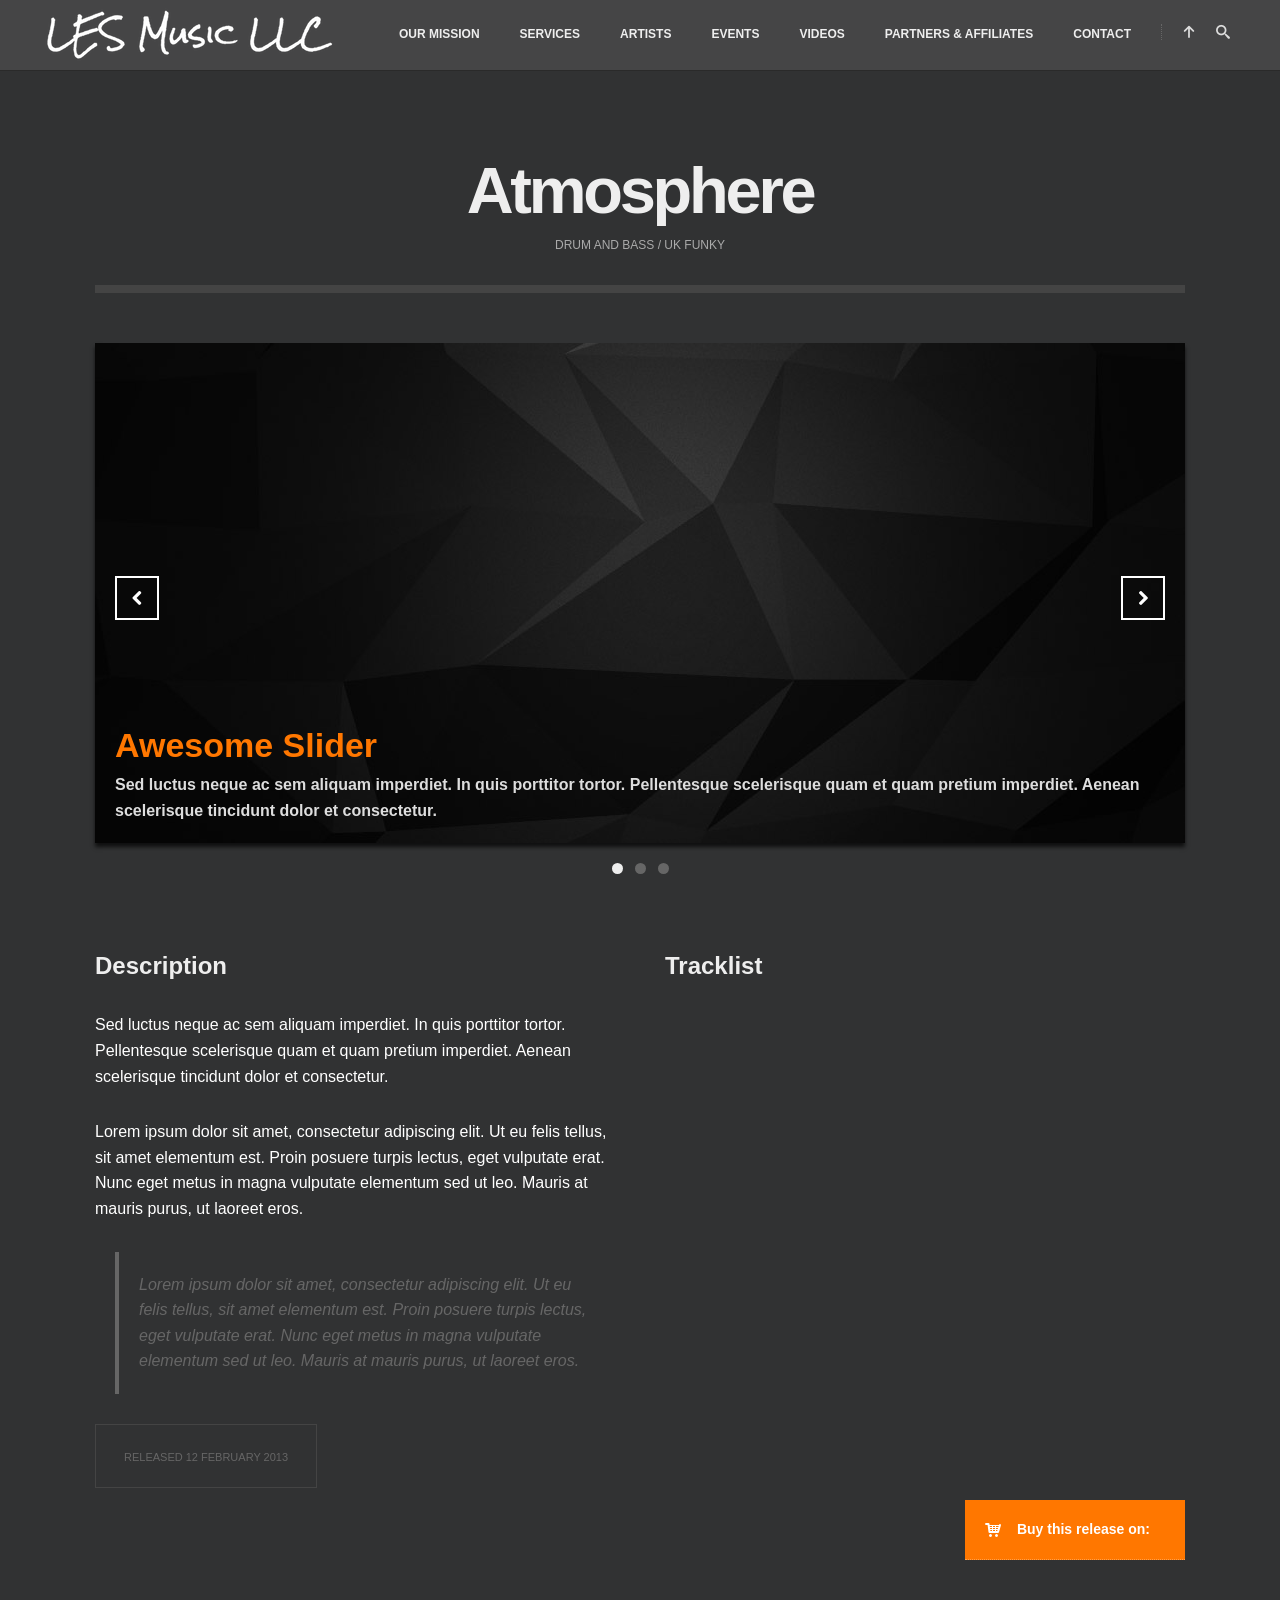
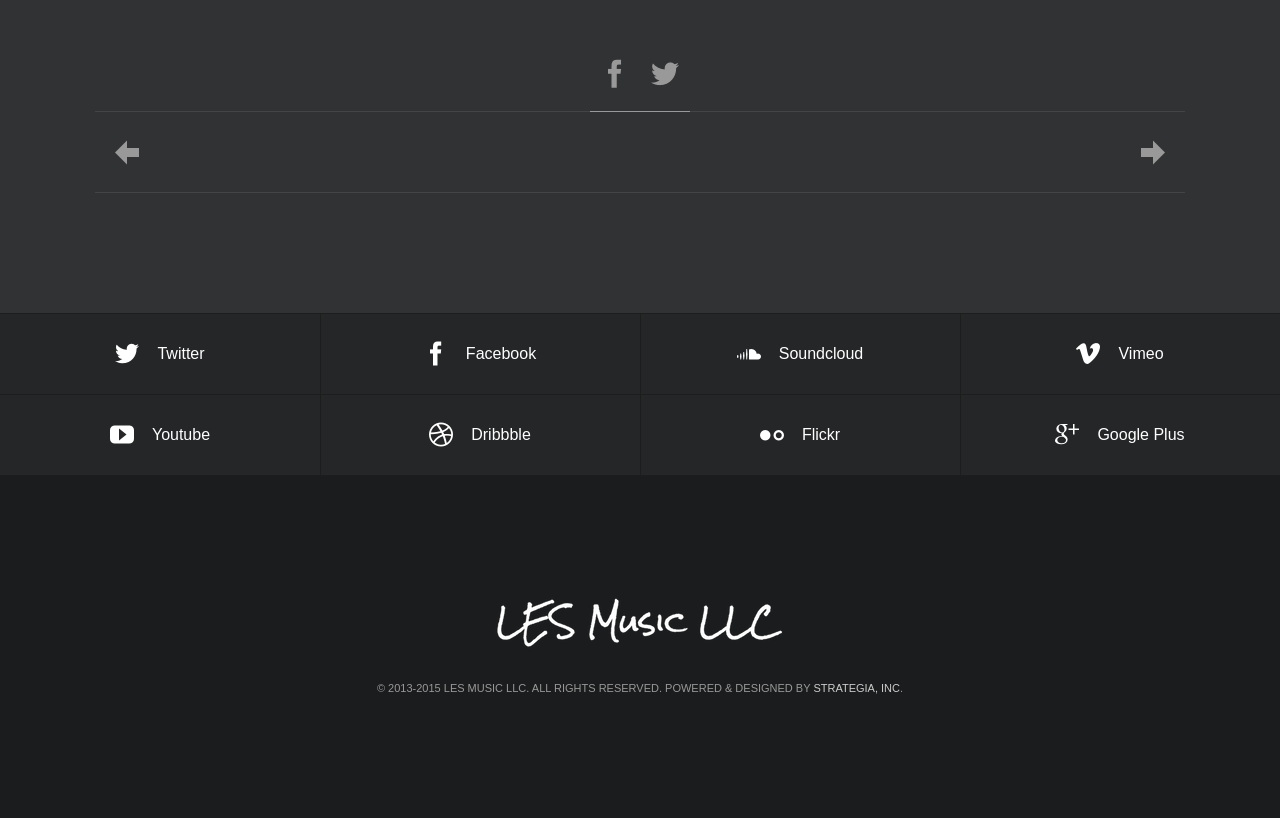
<file: project03.html>
<!doctype html>
<!-- paulirish.com/2008/conditional-stylesheets-vs-css-hacks-answer-neither/ -->
<!--[if lt IE 7]> <html class="no-js lt-ie9 lt-ie8 lt-ie7" lang="en"> <![endif]-->
<!--[if IE 7]>    <html class="no-js lt-ie9 lt-ie8" lang="en"> <![endif]-->
<!--[if IE 8]>    <html class="no-js lt-ie9" lang="en"> <![endif]-->
<!-- Consider adding a manifest.appcache: h5bp.com/d/Offline -->
<!--[if gt IE 8]><!--> 
<html class="no-js" lang="en-US"><!--<![endif]-->
<head>
	<title>LES Music LLC - 312 Music Group - Project 03</title>
	<meta charset="utf-8">
	<!--[if IE]>
		<meta http-equiv="X-UA-Compatible" content="IE=edge,chrome=1" >
	<![endif]-->
	<meta name="viewport" content="user-scalable=no, width=device-width, initial-scale=1, maximum-scale=1" />
	<meta name="apple-mobile-web-app-capable" content="yes" />
	<meta name="description" content="">
	<meta name="keywords" content=""/>
	<meta name="author" content="ricgruber - Strategia, Inc." />
	<!-- Fav icon -->
	<link rel="shortcut icon" href="img/favicon.ico" type="image/x-icon" />
	<!-- <meta name="robots" content="index,follow"> -->

	<!-- ############################# Stylesheets ############################# -->
	<link rel="stylesheet" href="css/menu.css" media="screen" />
	<link rel="stylesheet" href="css/style.css" media="screen" />
	<link rel="stylesheet" href="css/media-queries.css" media="screen" />
	<!-- Fancybox styles -->
	<link rel="stylesheet" href="css/fancybox.custom.css" media="screen" />
	<!-- Flexslider styles -->
	<link rel="stylesheet" href="css/flexslider.css" media="screen" />
	<!-- Fullwidth player -->
	<link rel="stylesheet" href="http://netdna.bootstrapcdn.com/font-awesome/4.0.3/css/font-awesome.css" />
	<link rel="stylesheet" type="text/css" href="css/jquery.fullwidthAudioPlayer.css">
	<!-- //Fullwidth player -->

	<!-- ############################# Javascripts ############################# -->
	<!-- jQuery -->
	<script src="http://ajax.googleapis.com/ajax/libs/jquery/1.8/jquery.min.js" type="text/javascript"></script>
	<!-- Add HTML5 support for older IE browsers -->
	<!--[if lt IE 9]> 
		<script src="js/html5.min.js"></script>
		<script src="js/selectivizr-and-extra-selectors.min.js"></script>
	<![endif]-->
	<!-- Modernizr -->
	<script src="js/modernizr.custom.js"></script>
</head>
<body>

<!-- ############################# Update Message for older browsers ############################# -->
<!--[if lte IE 7]>
   <div id="ie-message"><p>You are using Internet Explorer 7.0 or older to view this site. Your browser is an eight year old browser which does not display modern web sites properly. Please upgrade to a newer browser to fully enjoy the web. <a href="http://www.microsoft.com/windows/internet-explorer/default.aspx">Upgrade your browser</a></p></div>
<![endif]-->


<!-- ############################# navigation section ############################# -->
<section id="main-nav-wrapper" class="single-page">
	<!-- main navigation -->
	<div id="main-nav" class="sticky">

	
		<!-- navigation container -->
	   	<div class="nav-container">

		   	<!-- ############ logo ############ -->
		   	<a href="#intro" id="logo" class="smooth-scroll">
		   		<img src="placeholders/logo.png" alt="Logo">
		   	</a>
		   	<!-- /logo -->

		   	<!-- ############ icon navigation ############ -->
			<nav id="icon-nav">
				<ul>
					<li><a href="#intro" id="nav-up" class="smooth-scroll"><span class="icon-arrow-up-2"></span></a></li>
					<li><a href="#" id="nav-search"><span class="icon-search"></span></a></li>
				</ul>
			</nav>
			<!-- /icon navigation -->

			<!-- ############ navigation ############ -->
			<nav id="nav" class="one-page-nav">
				<ul>
					<li>
						<a href="#mission">Our Mission</a>
					</li>
					<li>
						<a href="#services">Services</a>
					</li>
					<!--<li>
						<a href="#artists">Artists</a>
					
								
					</li>-->
					<li> 
                		<a href="#artists">Artists</a>
                        <ul>
                        	
                            <li>
                            	<a href="#artists">Roster</a>
                            	<ul>
                            		<li>
                            			<a href="#">Marvo</a>
                            		</li>
                            		<li>
                            			<a href="#">Shayna Love</a>
                            		</li>
                            		<li>
                            			<a href="#">Pevie</a>
                            		</li>
                            		<li>
                            			<a href="#">Dre Brown</a>
                            		</li>
                            	</ul>
                            </li>
                        </ul>           
                    </li>
					
					<li>
						<a href="#events">Events</a>
					</li>
					<li>
						<a href="#videos">Videos</a>
					</li>
					<li>
						<a href="#panda">Partners & Affiliates</a>
					</li>
					
					<li>
						<a href="#contact">Contact</a>
					</li>
				</ul>
			</nav>
			<!-- /navigation -->

			<!-- responsive navigation -->
			<div id="dl-menu" class="dl-menuwrapper one-page-nav">
				<button class="dl-trigger">Open Menu</button>
				<!-- RESPONSIVE NAVIGATION HERE -->
			</div>
			<!-- /responsive navigation -->
	   	</div>
	   	<!-- /navigation container -->
	</div>
	<!-- /main navigation -->
</section>
<!-- /navigation section -->



<!-- ############################# portfolio section ############################# -->
<section id="portfolio" class="section">
		
	<!-- ############ ajax content (This content will be loaded by ajax) ############ -->
	<div id="ajax-content" class="page-container">

       	<!-- ############ container ############ -->
		<div class="container clearfix">

			<!-- ############ content header ############ -->
 			<header class="content-header">
    			<h1 class="content-title">Atmosphere</h1>
    			<span class="sub-heading">Drum and Bass / UK Funky</span>
    			<hr class="content-line">
 			</header>
 			<!-- /content header -->
 			
 			<!-- ############ flex slider ############ -->
			<div class="flexslider">
				<!-- slides -->
				<ul class="slides">
					<!-- slide -->
					<li>
						<img src="placeholders/slider-image-01-1090x500.jpg" alt="slide image" />
						<!-- caption -->
						<p class="flex-caption">
							<a href="#" class="flex-title">Awesome Slider</a>
							Sed luctus neque ac sem aliquam imperdiet. In quis porttitor tortor. Pellentesque scelerisque quam et quam pretium imperdiet. Aenean scelerisque tincidunt dolor et consectetur.
						</p>
					</li>
					<!-- /slide -->
					<!-- slide -->
					<li>
						<img src="placeholders/slider-image-02-1090x500.jpg" alt="slide image" />
					</li>
					<!-- /slide -->
					<!-- slide -->
					<li>
						<img src="placeholders/slider-image-03-1090x500.jpg" alt="slide image" />
					</li>
					<!-- /slide -->
				</ul>
				<!-- /slides -->
			</div>
			<!-- /flex slider -->

 			<!-- row -->
 			<div class="row clearfix">
                <!-- column -->
 				<div class="col-1-2">
 					<h2>Description</h2>
 					<p>
 						Sed luctus neque ac sem aliquam imperdiet. In quis porttitor tortor. Pellentesque scelerisque quam et quam pretium imperdiet. Aenean scelerisque tincidunt dolor et consectetur.
					</p>
					<p>Lorem ipsum dolor sit amet, consectetur adipiscing elit. Ut eu felis tellus, sit amet elementum est. Proin posuere turpis lectus, eget vulputate erat. Nunc eget metus in magna vulputate elementum sed ut leo. Mauris at mauris purus, ut laoreet eros.</p>
					<blockquote>
						<p>
							Lorem ipsum dolor sit amet, consectetur adipiscing elit. Ut eu felis tellus, sit amet elementum est. Proin posuere turpis lectus, eget vulputate erat. Nunc eget metus in magna vulputate elementum sed ut leo. Mauris at mauris purus, ut laoreet eros. 
						</p>
					</blockquote>
                    <!-- stamp -->
					<div class="stamp"><small class="caps">Released 12 February 2013</small></div>
 				</div>
                <!-- /column -->
                <!-- column -->
 				<div class="col-1-2 last">
 					<h2>Tracklist</h2>

 					<!-- Soundcloud -->
 					<iframe width="100%" height="450" scrolling="no" frameborder="no" src="https://w.soundcloud.com/player/?url=http%3A%2F%2Fapi.soundcloud.com%2Fplaylists%2F2999711&amp;color=ff7700&amp;auto_play=false&amp;show_artwork=true"></iframe>
 					<!-- /soundcloud -->

 					<!-- dropdown List -->
                    <div class="fancy-dd alignright" style="width:220px">
                        <a class="fancy-dd-title"><span class="icon-cart-3 dd-icon-left"></span> Buy this release on:</a>
                        <ul style="display: none;">
                            <li><a href="#">Soundcloud</a></li>
                            <li><a href="#">iTunes</a></li>
                            <li><a href="#">Bandcamp</a></li>
                            <li><a href="#">Beatport</a></li>
                            <li><a href="#">Juno Download</a></li>
                        </ul>
                    </div>
                    <!-- /dropdown list -->
	  				<div class="clear"></div>
                </div>
                <!-- /column -->
			</div>
            <!-- /row -->

            <!-- ############ page footer ############ -->
           	<footer class="page-footer">
                <!-- ############ page social ############ -->
                <div class="social-wrap">
                    <div class="page-social">
						<!-- Facebbok -->
						<a target="_blank" href="http://www.facebook.com/sharer.php?u=http://" class="facebook-share"><span class="icon-facebook"></span></a>
						<!-- Twitter -->
						<a target="_blank" href="http://twitter.com/share?url=http://" class="twitter-share"><span class="icon-twitter"></span></a>
                    </div>
                </div>
                <!-- /page social -->

                <!-- ############ page navigation ############ -->
                <div class="page-nav">
					<a href="project02.html" class="prev-button" data-ajax-options='{"target" :"#project"}'><span class="icon-arrow-left"></span></a> 
					<!-- close button (visible only after loaded) -->
					<a class="close-button"><span class="icon-close"></span></a>
					<a href="project04.html" class="next-button" data-ajax-options='{"target" :"#project"}'><span class="icon-arrow-right"></span></a>
                </div>
                <!-- /page navigation -->
            </footer>
            <!-- /page footer -->
		</div>
        <!-- /container -->
	</div>
    <!-- /ajax contant -->
</section>
<!-- /section -->


<!-- ############################# social ############################# -->
<section id="social">
    <div class="flex-col-1-4"><a href="#" class="social-twitter"><span class="icon-twitter"></span>Twitter</a></div>
    <div class="flex-col-1-4"><a href="#" class="social-facebook"><span class="icon-facebook"></span>Facebook</a></div>
    <div class="flex-col-1-4"><a href="#" class="social-soundcloud"><span class="icon-soundcloud"></span>Soundcloud</a></div>
    <div class="flex-col-1-4"><a href="#" class="social-vimeo"><span class="icon-vimeo"></span>Vimeo</a></div>
    <div class="flex-col-1-4"><a href="#" class="social-youtube"><span class="icon-youtube"></span>Youtube</a></div>
    <div class="flex-col-1-4"><a href="#" class="social-dribbble"><span class="icon-dribbble"></span>Dribbble</a></div>
    <div class="flex-col-1-4"><a href="#" class="social-flickr"><span class="icon-flickr-2"></span>Flickr</a></div>
    <div class="flex-col-1-4"><a href="#" class="social-google-plus"><span class="icon-google-plus"></span>Google Plus</a></div>
</section>
<!-- /social -->

<!-- ############################# footer ############################# -->
<footer id="footer">
    <!-- container -->
    <div class="container">
        <div id="copyrights">
            <img src="placeholders/logo-footer.png" class="aligncenter" alt="footer-logo">
            &copy; 2013-2015 LES Music LLC. All Rights Reserved. Powered & Designed by<a href="http://strategiainc.com"> Strategia, Inc</a>.
        </div>
    </div>
    <!-- /container -->
</footer>
<!-- /footer -->



<!-- ############################# javascripts ############################# -->
<script src="js/jquery.easing-1.3.min.js"></script>
<script src="js/jquery.dlmenu.js"></script>
<script src="js/smoothscroll.js"></script>
<script src="js/jquery.scrollTo.min.js"></script>
<script src="js/jquery.parallax-1.1.3.js"></script>
<script src="js/jquery.isotope.min.js"></script>
<script src="js/jquery.nav.js"></script>
<script src="js/jquery.jail.js"></script>
<script src="js/jquery.flexslider-min.js"></script>
<script src="js/nprogress.js"></script>
<script src="js/jquery.countdown.js"></script>
<!-- fancybox -->
<script src="js/jquery.fancybox-1.3.4.pack.js"></script>
<!-- google scripts -->
<script src="https://maps.google.com/maps/api/js?sensor=false"></script>
<script src="js/jquery.gmap.min.js"></script>
<!-- fullwidth player -->
<script src="js/jquery-ui.js" type="text/javascript"></script>
<script src="https://connect.soundcloud.com/sdk.js"></script>
<script src="js/soundmanager2-nodebug-jsmin.js" type="text/javascript"></script>
<script src="js/jquery.fullwidthAudioPlayer.min.js" type="text/javascript"></script>
<!-- //fullwidth player -->
<!-- custom scripts -->
<script src="js/custom.js"></script>
</body>
</html>
</file>
<file: css/menu.css>
/**
 * 
 * http://www.codrops.com
 *
 * Licensed under the MIT license.
 * http://www.opensource.org/licenses/mit-license.php
 * 
 * Copyright 2013, Codrops
 * http://www.codrops.com
 */

/* Common styles of menus */

.dl-menuwrapper {
	width: 100%;
	max-width: 250px;
	float: left;
	position: relative;
	-webkit-perspective: 1000px;
	-moz-perspective: 1000px;
	perspective: 1000px;
	-webkit-perspective-origin: 50% 200%;
	-moz-perspective-origin: 50% 200%;
	perspective-origin: 50% 200%;
}

.dl-menuwrapper:first-child {
	margin-right: 100px;
}

.dl-menuwrapper button {
	background: #ccc;
	border: none;
	width: 48px;
	height: 45px;
	text-indent: -900em;
	overflow: hidden;
	position: relative;
	cursor: pointer;
	outline: none;
}

.dl-menuwrapper button:hover,
.dl-menuwrapper button.dl-active,
.dl-menuwrapper ul {
	background: #aaa;
}

.dl-menuwrapper button:after {
	content: '';
	position: absolute;
	width: 68%;
	height: 5px;
	background: #fff;
	top: 10px;
	left: 16%;
	box-shadow: 
		0 10px 0 #fff, 
		0 20px 0 #fff;
}

.dl-menuwrapper ul {
	padding: 0;
	margin: 0;
	list-style: none;
	-webkit-transform-style: preserve-3d;
	-moz-transform-style: preserve-3d;
	transform-style: preserve-3d;
}

.dl-menuwrapper li {
	position: relative;
	margin: 0;
	padding: 0;
}

.dl-menuwrapper li a {
	display: block;
	position: relative;
	padding: 15px 20px;
	font-size: 16px;
	line-height: 20px;
	font-weight: 300;
	color: #fff;
	outline: none;
}

.no-touch .dl-menuwrapper li a:hover {
	background: #252627;
}

.dl-menuwrapper li.dl-back > a {
	padding-left: 30px;
	background: rgba(0,0,0,0.1);
}

.dl-menuwrapper li.dl-back:after,
.dl-menuwrapper li > a:not(:only-child):after {
	position: absolute;
	top: 0;
	line-height: 50px;
	font-family: 'icomoon';
	speak: none;
	-webkit-font-smoothing: antialiased;
	content: "\e149";
}

.dl-menuwrapper li.dl-back:after {
	left: 10px;
	color: rgba(212,204,198,0.3);
	-webkit-transform: rotate(180deg);
	-moz-transform: rotate(180deg);
	transform: rotate(180deg);
}

.dl-menuwrapper li > a:after {
	right: 10px;
	color: rgba(0,0,0,0.15);
}

.dl-menuwrapper .dl-menu {
	margin: 5px 0 0 0;
	position: absolute;
	width: 100%;
	opacity: 0;
	pointer-events: none;
	-webkit-transform: translateY(10px);
	-moz-transform: translateY(10px);
	transform: translateY(10px);
	-webkit-backface-visibility: hidden;
	-moz-backface-visibility: hidden;
	backface-visibility: hidden;
}

.dl-menuwrapper .dl-menu.dl-menu-toggle {
	-webkit-transition: all 0.3s ease;
	-moz-transition: all 0.3s ease;
	transition: all 0.3s ease;
}

.dl-menuwrapper .dl-menu.dl-menuopen {
	opacity: 1;
	pointer-events: auto;
	-webkit-transform: translateY(0px);
	-moz-transform: translateY(0px);
	transform: translateY(0px);
}

/* Hide the inner submenus */
.dl-menuwrapper li .dl-submenu {
	display: none;
}

/* 
When a submenu is openend, we will hide all li siblings.
For that we give a class to the parent menu called "dl-subview".
We also hide the submenu link. 
The opened submenu will get the class "dl-subviewopen".
All this is done for any sub-level being entered.
*/
.dl-menu.dl-subview li,
.dl-menu.dl-subview li.dl-subviewopen > a,
.dl-menu.dl-subview li.dl-subview > a {
	display: none;
}

.dl-menu.dl-subview li.dl-subview,
.dl-menu.dl-subview li.dl-subview .dl-submenu,
.dl-menu.dl-subview li.dl-subviewopen,
.dl-menu.dl-subview li.dl-subviewopen > .dl-submenu,
.dl-menu.dl-subview li.dl-subviewopen > .dl-submenu > li {
	display: block;
}

/* Dynamically added submenu outside of the menu context */
.dl-menuwrapper > .dl-submenu {
	position: absolute;
	width: 100%;
	top: 50px;
	left: 0;
	margin: 0;
}

/* Animation classes for moving out and in */

.dl-menu.dl-animate-out-1 {
	-webkit-animation: MenuAnimOut1 0.4s;
	-moz-animation: MenuAnimOut1 0.4s;
	animation: MenuAnimOut1 0.4s;
}

.dl-menu.dl-animate-out-2 {
	-webkit-animation: MenuAnimOut2 0.3s ease-in-out;
	-moz-animation: MenuAnimOut2 0.3s ease-in-out;
	animation: MenuAnimOut2 0.3s ease-in-out;
}

.dl-menu.dl-animate-out-3 {
	-webkit-animation: MenuAnimOut3 0.4s ease;
	-moz-animation: MenuAnimOut3 0.4s ease;
	animation: MenuAnimOut3 0.4s ease;
}

.dl-menu.dl-animate-out-4 {
	-webkit-animation: MenuAnimOut4 0.4s ease;
	-moz-animation: MenuAnimOut4 0.4s ease;
	animation: MenuAnimOut4 0.4s ease;
}

.dl-menu.dl-animate-out-5 {
	-webkit-animation: MenuAnimOut5 0.4s ease;
	-moz-animation: MenuAnimOut5 0.4s ease;
	animation: MenuAnimOut5 0.4s ease;
}

@-webkit-keyframes MenuAnimOut1 {
	50% {
		-webkit-transform: translateZ(-250px) rotateY(30deg);
	}
	75% {
		-webkit-transform: translateZ(-372.5px) rotateY(15deg);
		opacity: .5;
	}
	100% {
		-webkit-transform: translateZ(-500px) rotateY(0deg);
		opacity: 0;
	}
}

@-webkit-keyframes MenuAnimOut2 {
	100% {
		-webkit-transform: translateX(-100%);
		opacity: 0;
	}
}

@-webkit-keyframes MenuAnimOut3 {
	100% {
		-webkit-transform: translateZ(300px);
		opacity: 0;
	}
}

@-webkit-keyframes MenuAnimOut4 {
	100% {
		-webkit-transform: translateZ(-300px);
		opacity: 0;
	}
}

@-webkit-keyframes MenuAnimOut5 {
	100% {
		-webkit-transform: translateY(40%);
		opacity: 0;
	}
}

@-moz-keyframes MenuAnimOut1 {
	50% {
		-moz-transform: translateZ(-250px) rotateY(30deg);
	}
	75% {
		-moz-transform: translateZ(-372.5px) rotateY(15deg);
		opacity: .5;
	}
	100% {
		-moz-transform: translateZ(-500px) rotateY(0deg);
		opacity: 0;
	}
}

@-moz-keyframes MenuAnimOut2 {
	100% {
		-moz-transform: translateX(-100%);
		opacity: 0;
	}
}

@-moz-keyframes MenuAnimOut3 {
	100% {
		-moz-transform: translateZ(300px);
		opacity: 0;
	}
}

@-moz-keyframes MenuAnimOut4 {
	100% {
		-moz-transform: translateZ(-300px);
		opacity: 0;
	}
}

@-moz-keyframes MenuAnimOut5 {
	100% {
		-moz-transform: translateY(40%);
		opacity: 0;
	}
}

@keyframes MenuAnimOut1 {
	50% {
		transform: translateZ(-250px) rotateY(30deg);
	}
	75% {
		transform: translateZ(-372.5px) rotateY(15deg);
		opacity: .5;
	}
	100% {
		transform: translateZ(-500px) rotateY(0deg);
		opacity: 0;
	}
}

@keyframes MenuAnimOut2 {
	100% {
		transform: translateX(-100%);
		opacity: 0;
	}
}

@keyframes MenuAnimOut3 {
	100% {
		transform: translateZ(300px);
		opacity: 0;
	}
}

@keyframes MenuAnimOut4 {
	100% {
		transform: translateZ(-300px);
		opacity: 0;
	}
}

@keyframes MenuAnimOut5 {
	100% {
		transform: translateY(40%);
		opacity: 0;
	}
}

.dl-menu.dl-animate-in-1 {
	-webkit-animation: MenuAnimIn1 0.3s;
	-moz-animation: MenuAnimIn1 0.3s;
	animation: MenuAnimIn1 0.3s;
}

.dl-menu.dl-animate-in-2 {
	-webkit-animation: MenuAnimIn2 0.3s ease-in-out;
	-moz-animation: MenuAnimIn2 0.3s ease-in-out;
	animation: MenuAnimIn2 0.3s ease-in-out;
}

.dl-menu.dl-animate-in-3 {
	-webkit-animation: MenuAnimIn3 0.4s ease;
	-moz-animation: MenuAnimIn3 0.4s ease;
	animation: MenuAnimIn3 0.4s ease;
}

.dl-menu.dl-animate-in-4 {
	-webkit-animation: MenuAnimIn4 0.4s ease;
	-moz-animation: MenuAnimIn4 0.4s ease;
	animation: MenuAnimIn4 0.4s ease;
}

.dl-menu.dl-animate-in-5 {
	-webkit-animation: MenuAnimIn5 0.4s ease;
	-moz-animation: MenuAnimIn5 0.4s ease;
	animation: MenuAnimIn5 0.4s ease;
}

@-webkit-keyframes MenuAnimIn1 {
	0% {
		-webkit-transform: translateZ(-500px) rotateY(0deg);
		opacity: 0;
	}
	20% {
		-webkit-transform: translateZ(-250px) rotateY(30deg);
		opacity: 0.5;
	}
	100% {
		-webkit-transform: translateZ(0px) rotateY(0deg);
		opacity: 1;
	}
}

@-webkit-keyframes MenuAnimIn2 {
	0% {
		-webkit-transform: translateX(-100%);
		opacity: 0;
	}
	100% {
		-webkit-transform: translateX(0px);
		opacity: 1;
	}
}

@-webkit-keyframes MenuAnimIn3 {
	0% {
		-webkit-transform: translateZ(300px);
		opacity: 0;
	}
	100% {
		-webkit-transform: translateZ(0px);
		opacity: 1;
	}
}

@-webkit-keyframes MenuAnimIn4 {
	0% {
		-webkit-transform: translateZ(-300px);
		opacity: 0;
	}
	100% {
		-webkit-transform: translateZ(0px);
		opacity: 1;
	}
}

@-webkit-keyframes MenuAnimIn5 {
	0% {
		-webkit-transform: translateY(40%);
		opacity: 0;
	}
	100% {
		-webkit-transform: translateY(0);
		opacity: 1;
	}
}

@-moz-keyframes MenuAnimIn1 {
	0% {
		-moz-transform: translateZ(-500px) rotateY(0deg);
		opacity: 0;
	}
	20% {
		-moz-transform: translateZ(-250px) rotateY(30deg);
		opacity: 0.5;
	}
	100% {
		-moz-transform: translateZ(0px) rotateY(0deg);
		opacity: 1;
	}
}

@-moz-keyframes MenuAnimIn2 {
	0% {
		-moz-transform: translateX(-100%);
		opacity: 0;
	}
	100% {
		-moz-transform: translateX(0px);
		opacity: 1;
	}
}

@-moz-keyframes MenuAnimIn3 {
	0% {
		-moz-transform: translateZ(300px);
		opacity: 0;
	}
	100% {
		-moz-transform: translateZ(0px);
		opacity: 1;
	}
}

@-moz-keyframes MenuAnimIn4 {
	0% {
		-moz-transform: translateZ(-300px);
		opacity: 0;
	}
	100% {
		-moz-transform: translateZ(0px);
		opacity: 1;
	}
}

@-moz-keyframes MenuAnimIn5 {
	0% {
		-moz-transform: translateY(40%);
		opacity: 0;
	}
	100% {
		-moz-transform: translateY(0);
		opacity: 1;
	}
}

@keyframes MenuAnimIn1 {
	0% {
		transform: translateZ(-500px) rotateY(0deg);
		opacity: 0;
	}
	20% {
		transform: translateZ(-250px) rotateY(30deg);
		opacity: 0.5;
	}
	100% {
		transform: translateZ(0px) rotateY(0deg);
		opacity: 1;
	}
}

@keyframes MenuAnimIn2 {
	0% {
		transform: translateX(-100%);
		opacity: 0;
	}
	100% {
		transform: translateX(0px);
		opacity: 1;
	}
}

@keyframes MenuAnimIn3 {
	0% {
		transform: translateZ(300px);
		opacity: 0;
	}
	100% {
		transform: translateZ(0px);
		opacity: 1;
	}
}

@keyframes MenuAnimIn4 {
	0% {
		transform: translateZ(-300px);
		opacity: 0;
	}
	100% {
		transform: translateZ(0px);
		opacity: 1;
	}
}

@keyframes MenuAnimIn5 {
	0% {
		transform: translateY(40%);
		opacity: 0;
	}
	100% {
		transform: translateY(0);
		opacity: 1;
	}
}

.dl-menuwrapper > .dl-submenu.dl-animate-in-1 {
	-webkit-animation: SubMenuAnimIn1 0.4s ease;
	-moz-animation: SubMenuAnimIn1 0.4s ease;
	animation: SubMenuAnimIn1 0.4s ease;
}

.dl-menuwrapper > .dl-submenu.dl-animate-in-2 {
	-webkit-animation: SubMenuAnimIn2 0.3s ease-in-out;
	-moz-animation: SubMenuAnimIn2 0.3s ease-in-out;
	animation: SubMenuAnimIn2 0.3s ease-in-out;
}

.dl-menuwrapper > .dl-submenu.dl-animate-in-3 {
	-webkit-animation: SubMenuAnimIn3 0.4s ease;
	-moz-animation: SubMenuAnimIn3 0.4s ease;
	animation: SubMenuAnimIn3 0.4s ease;
}

.dl-menuwrapper > .dl-submenu.dl-animate-in-4 {
	-webkit-animation: SubMenuAnimIn4 0.4s ease;
	-moz-animation: SubMenuAnimIn4 0.4s ease;
	animation: SubMenuAnimIn4 0.4s ease;
}

.dl-menuwrapper > .dl-submenu.dl-animate-in-5 {
	-webkit-animation: SubMenuAnimIn5 0.4s ease;
	-moz-animation: SubMenuAnimIn5 0.4s ease;
	animation: SubMenuAnimIn5 0.4s ease;
}

@-webkit-keyframes SubMenuAnimIn1 {
	0% {
		-webkit-transform: translateX(50%);
		opacity: 0;
	}
	100% {
		-webkit-transform: translateX(0px);
		opacity: 1;
	}
}

@-webkit-keyframes SubMenuAnimIn2 {
	0% {
		-webkit-transform: translateX(100%);
		opacity: 0;
	}
	100% {
		-webkit-transform: translateX(0px);
		opacity: 1;
	}
}

@-webkit-keyframes SubMenuAnimIn3 {
	0% {
		-webkit-transform: translateZ(-300px);
		opacity: 0;
	}
	100% {
		-webkit-transform: translateZ(0px);
		opacity: 1;
	}
}

@-webkit-keyframes SubMenuAnimIn4 {
	0% {
		-webkit-transform: translateZ(300px);
		opacity: 0;
	}
	100% {
		-webkit-transform: translateZ(0px);
		opacity: 1;
	}
}

@-webkit-keyframes SubMenuAnimIn5 {
	0% {
		-webkit-transform: translateZ(-200px);
		opacity: 0;
	}
	100% {
		-webkit-transform: translateZ(0);
		opacity: 1;
	}
}

@-moz-keyframes SubMenuAnimIn1 {
	0% {
		-moz-transform: translateX(50%);
		opacity: 0;
	}
	100% {
		-moz-transform: translateX(0px);
		opacity: 1;
	}
}

@-moz-keyframes SubMenuAnimIn2 {
	0% {
		-moz-transform: translateX(100%);
		opacity: 0;
	}
	100% {
		-moz-transform: translateX(0px);
		opacity: 1;
	}
}

@-moz-keyframes SubMenuAnimIn3 {
	0% {
		-moz-transform: translateZ(-300px);
		opacity: 0;
	}
	100% {
		-moz-transform: translateZ(0px);
		opacity: 1;
	}
}

@-moz-keyframes SubMenuAnimIn4 {
	0% {
		-moz-transform: translateZ(300px);
		opacity: 0;
	}
	100% {
		-moz-transform: translateZ(0px);
		opacity: 1;
	}
}

@-moz-keyframes SubMenuAnimIn5 {
	0% {
		-moz-transform: translateZ(-200px);
		opacity: 0;
	}
	100% {
		-moz-transform: translateZ(0);
		opacity: 1;
	}
}

@keyframes SubMenuAnimIn1 {
	0% {
		transform: translateX(50%);
		opacity: 0;
	}
	100% {
		transform: translateX(0px);
		opacity: 1;
	}
}

@keyframes SubMenuAnimIn2 {
	0% {
		transform: translateX(100%);
		opacity: 0;
	}
	100% {
		transform: translateX(0px);
		opacity: 1;
	}
}

@keyframes SubMenuAnimIn3 {
	0% {
		transform: translateZ(-300px);
		opacity: 0;
	}
	100% {
		transform: translateZ(0px);
		opacity: 1;
	}
}

@keyframes SubMenuAnimIn4 {
	0% {
		transform: translateZ(300px);
		opacity: 0;
	}
	100% {
		transform: translateZ(0px);
		opacity: 1;
	}
}

@keyframes SubMenuAnimIn5 {
	0% {
		transform: translateZ(-200px);
		opacity: 0;
	}
	100% {
		transform: translateZ(0);
		opacity: 1;
	}
}

.dl-menuwrapper > .dl-submenu.dl-animate-out-1 {
	-webkit-animation: SubMenuAnimOut1 0.4s ease;
	-moz-animation: SubMenuAnimOut1 0.4s ease;
	animation: SubMenuAnimOut1 0.4s ease;
}

.dl-menuwrapper > .dl-submenu.dl-animate-out-2 {
	-webkit-animation: SubMenuAnimOut2 0.3s ease-in-out;
	-moz-animation: SubMenuAnimOut2 0.3s ease-in-out;
	animation: SubMenuAnimOut2 0.3s ease-in-out;
}

.dl-menuwrapper > .dl-submenu.dl-animate-out-3 {
	-webkit-animation: SubMenuAnimOut3 0.4s ease;
	-moz-animation: SubMenuAnimOut3 0.4s ease;
	animation: SubMenuAnimOut3 0.4s ease;
}

.dl-menuwrapper > .dl-submenu.dl-animate-out-4 {
	-webkit-animation: SubMenuAnimOut4 0.4s ease;
	-moz-animation: SubMenuAnimOut4 0.4s ease;
	animation: SubMenuAnimOut4 0.4s ease;
}

.dl-menuwrapper > .dl-submenu.dl-animate-out-5 {
	-webkit-animation: SubMenuAnimOut5 0.4s ease;
	-moz-animation: SubMenuAnimOut5 0.4s ease;
	animation: SubMenuAnimOut5 0.4s ease;
}

@-webkit-keyframes SubMenuAnimOut1 {
	0% {
		-webkit-transform: translateX(0%);
		opacity: 1;
	}
	100% {
		-webkit-transform: translateX(50%);
		opacity: 0;
	}
}

@-webkit-keyframes SubMenuAnimOut2 {
	0% {
		-webkit-transform: translateX(0%);
		opacity: 1;
	}
	100% {
		-webkit-transform: translateX(100%);
		opacity: 0;
	}
}

@-webkit-keyframes SubMenuAnimOut3 {
	0% {
		-webkit-transform: translateZ(0px);
		opacity: 1;
	}
	100% {
		-webkit-transform: translateZ(-300px);
		opacity: 0;
	}
}

@-webkit-keyframes SubMenuAnimOut4 {
	0% {
		-webkit-transform: translateZ(0px);
		opacity: 1;
	}
	100% {
		-webkit-transform: translateZ(300px);
		opacity: 0;
	}
}

@-webkit-keyframes SubMenuAnimOut5 {
	0% {
		-webkit-transform: translateZ(0);
		opacity: 1;
	}
	100% {
		-webkit-transform: translateZ(-200px);
		opacity: 0;
	}
}

@-moz-keyframes SubMenuAnimOut1 {
	0% {
		-moz-transform: translateX(0%);
		opacity: 1;
	}
	100% {
		-moz-transform: translateX(50%);
		opacity: 0;
	}
}

@-moz-keyframes SubMenuAnimOut2 {
	0% {
		-moz-transform: translateX(0%);
		opacity: 1;
	}
	100% {
		-moz-transform: translateX(100%);
		opacity: 0;
	}
}

@-moz-keyframes SubMenuAnimOut3 {
	0% {
		-moz-transform: translateZ(0px);
		opacity: 1;
	}
	100% {
		-moz-transform: translateZ(-300px);
		opacity: 0;
	}
}

@-moz-keyframes SubMenuAnimOut4 {
	0% {
		-moz-transform: translateZ(0px);
		opacity: 1;
	}
	100% {
		-moz-transform: translateZ(300px);
		opacity: 0;
	}
}

@-moz-keyframes SubMenuAnimOut5 {
	0% {
		-moz-transform: translateZ(0);
		opacity: 1;
	}
	100% {
		-moz-transform: translateZ(-200px);
		opacity: 0;
	}
}

@keyframes SubMenuAnimOut1 {
	0% {
		transform: translateX(0%);
		opacity: 1;
	}
	100% {
		transform: translateX(50%);
		opacity: 0;
	}
}

@keyframes SubMenuAnimOut2 {
	0% {
		transform: translateX(0%);
		opacity: 1;
	}
	100% {
		transform: translateX(100%);
		opacity: 0;
	}
}

@keyframes SubMenuAnimOut3 {
	0% {
		transform: translateZ(0px);
		opacity: 1;
	}
	100% {
		transform: translateZ(-300px);
		opacity: 0;
	}
}

@keyframes SubMenuAnimOut4 {
	0% {
		transform: translateZ(0px);
		opacity: 1;
	}
	100% {
		transform: translateZ(300px);
		opacity: 0;
	}
}

@keyframes SubMenuAnimOut5 {
	0% {
		transform: translateZ(0);
		opacity: 1;
	}
	100% {
		transform: translateZ(-200px);
		opacity: 0;
	}
}

/* No JS Fallback */
.no-js .dl-menuwrapper .dl-menu {
	position: relative;
	opacity: 1;
	-webkit-transform: none;
	-moz-transform: none;
	transform: none;
}

.no-js .dl-menuwrapper li .dl-submenu {
	display: block;
}

.no-js .dl-menuwrapper li.dl-back {
	display: none;
}

.no-js .dl-menuwrapper li > a:not(:only-child) {
	background: rgba(0,0,0,0.1);
}

.no-js .dl-menuwrapper li > a:not(:only-child):after {
	content: '';
}

/* Colors */
.dl-menuwrapper button {
	background: #1b1c1d;
}

.dl-menuwrapper button:hover,
.dl-menuwrapper button.dl-active,
.dl-menuwrapper ul {
	background: #1b1c1d;
}
.dl-menuwrapper li a { 
	color: #aaa;
	font-size: 13px;
}
.dl-menuwrapper li > a:after {
	color: rgba(212,204,198,0.3);
}
.dl-menuwrapper li.dl-back:after {
	color: rgba(212,204,198,0.3);
}

.dl-menuwrapper .dl-menu { 
	overflow-x: hidden;
	overflow-y: auto;
	width: 250px;
	-webkit-overflow-scrolling: touch;
	overflow-scrolling: touch;
}
</file>
<file: css/style.css>
/* Import styles
 ------------------------------------------------------------------------*/

/* Icons Font */
@import url(../fonts/iconmoon.css) screen;


/* ----------------------------------------------------------------------
	Reset & Clearfix (http://meyerweb.com/eric/tools/css/reset/)
/* ---------------------------------------------------------------------- */

html,body,div,span,applet,object,iframe,h1,h2,h3,h4,h5,h6,p,blockquote,pre,a,abbr,and,address,cite,code,del,dfn,em,img,ins,kbd,q,s,samp,small,strike,strong,sub,sup,tt,var,b,u,i,dl,dt,dd,ol,ul,li,fieldset,form,label,legend,table,caption,tbody,tfoot,thead,tr,th,td,article,aside,canvas,details,embed,figure,figcaption,footer,header,hgroup,menu,nav,output,ruby,section,summary,time,mark,audio,video,input,textarea,select{background:transparent;border:0;font-size:100%;margin:0;outline:0;padding:0;vertical-align:baseline}article,aside,details,figcaption,figure,footer,header,hgroup,menu,nav,section{display:block}body{line-height:1}abbr[title],dfn[title]{border-bottom:1px dotted;cursor:help}blockquote,q{quotes:none}blockquote:before,blockquote:after,q:before,q:after{content:none}del{text-decoration:line-through}hr{background:transparent;border:0;clear:both;color:transparent;height:1px;margin:0;padding:0}mark{background-color:#ffffb3;font-style:italic}input,select{vertical-align:middle}ins{background-color:red;color:white;text-decoration:none}ol,ul{list-style:none}table{border-collapse:collapse;border-spacing:0}


/* Message for older IE browsers
 ------------------------------------------------------------------------*/
#ie-message { background:#c00; border-bottom:1px solid #900; display: block; margin: 0 auto 20px auto; width:100%; z-index:2000; }
#ie-message p { text-align:center; color:#fff; font-size:13px; padding:20px; margin: 0 25%; }
#ie-message a { color:#fff; font-weight:bold; text-decoration:underline; }


/* Basic Elements & Classes
 ---------------------------------------------------------------------- */

body {
	color: #ffffff;
	background: #313233;
	font: 16px/1.6 "HelveticaNeue-Light", "Helvetica Neue Light", "Helvetica Neue", Helvetica, Arial, "Lucida Grande", sans-serif;
}

::-moz-selection { background: #ff7700; color: #fff; text-shadow: none; }
::selection { background: #ff7700; color: #fff; text-shadow: none; }

h1, h2, h3, h4, h5, h6 {
	color: #eee;
	font-weight: bold;
	line-height: 1.4;
	margin-bottom: 20px;
}

a, a > * {
	color: #ff7700;
	text-decoration: none;
	-webkit-transition: background-color .2s ease, border .2s ease, color .2s ease, opacity .2s ease-in-out;
	   -moz-transition: background-color .2s ease, border .2s ease, color .2s ease, opacity .2s ease-in-out;
	    -ms-transition: background-color .2s ease, border .2s ease, color .2s ease, opacity .2s ease-in-out;
	     -o-transition: background-color .2s ease, border .2s ease, color .2s ease, opacity .2s ease-in-out;
	        transition: background-color .2s ease, border .2s ease, color .2s ease, opacity .2s ease-in-out;
}

a:hover, a > *:hover { color: #fff; }


/* Basic settings
 -------------------------------- */
h1 { font-size: 32px; }
h2 { font-size: 24px; }
h3 { font-size: 18px; }
h4 { font-size: 15px; }
h5 { font-size: 14px; }
h6 { font-size: 12px; }
small { font-size: 12px; }
ol { list-style: decimal; }
ul { list-style: disc; }
li { margin: 4px 0 4px 30px; color: #ddd; }
img {  }
dl,hr,h1,h2,h3,h4,h5,h6,ol,ul,pre,table,address,fieldset,blockquote,p,iframe { margin-bottom: 30px; }
article { margin-bottom: 30px; }
strong, b { color: #aaa; }

/* Blockquote */
blockquote {
	font-style: italic;
	color: #666;
	border-left-style: solid;
	border-left-width: 4px;
	border-left-color: #666;
	margin-left: 20px;
}
	blockquote p {
		padding: 20px 20px 20px 20px;
	}	
	blockquote p:last-of-type { margin-bottom: 0; }

/* Small */
small {
	font-size: 11px;
}


/* Forms
 ---------------------------------------------------------------------- */
label {
	cursor: pointer;
	display: block;
	margin: 0 0 5px;
	color: #999;
	font-size: 14px;
}

input, textarea, select {
	background-color: #e1e1e1;
	border: 1px solid #ccc;
	color: #333;
	font: 14px/1.5;
	padding: 10px;
	border-radius: 0;
}

input, select {
	width: 200px;
}

textarea {
	padding: 10px;
	resize: both;
	width: 100%;
	min-height: 200px;
}

select, option {
	cursor: pointer;
	padding: 5px 7px;
}

/* Form */
.form {
	max-width: 100%;  
}
	.form input, .form textarea {
		-webkit-box-sizing: border-box; /* Safari/Chrome, other WebKit */
		-moz-box-sizing: border-box;    /* Firefox, other Gecko */
		box-sizing: border-box;
		width: 100%;
	}
	.form .row { margin-bottom: 0px }
	.form input { padding-top: 12px; padding-bottom: 12px; border-radius: 4px; }

	.form textarea { min-height: 200px; }

	.form input[type="submit"] {
		margin: 0;
		width: auto;
		min-width: 160px;
		height: auto;
	}
	.ie8 .form input[type="submit"] { min-width: 100px; }


/* Helper Classes
 ---------------------------------------------------------------------- */
.hidden { display: none; }
.disabled { cursor: auto; }
.invisible { visibility: hidden; }
.no-margin { margin: 0 !important; }
.aligncenter { margin-left: auto; margin-right: auto; text-align: center; }
img.size-1-2 { width: 50%; height: 50%;}
img.size-3-4 { width: 75%; height: 75%;}
img.aligncenter { display: block; margin-bottom: 30px; }
.alignleft, .floatleft { float: left; }
img.alignleft { margin-bottom: 30px; margin-right: 20px; }
.alignright, .floatright { float: right; }
img.alignright { margin-bottom: 30px; margin-left: 20px; }
.text-right { text-align: right; }
.text-left { text-align: left; }
.text-center { text-align: center; }
.color { color: #ff7700; }
.white { color: #fff !important; }
.dark { color: #666 !important; }
.caps { text-transform: uppercase; }
.clear{ clear:both; display:block; height:1px; margin-top:-1px; overflow:hidden; visibility:hidden; width:0 }
.clearfix:after { clear:both; content:' '; display:block; font-size:0; height:0; line-height:0; visibility:hidden; width:0 }
* html .clearfix,:first-child+html .clearfix { zoom:1 }
.inlineblock { display: inline-block;}
#ascrail2000 { background-color: #ccc; width: 6px !important; z-index: 1000000 !important; }


/* Typography
 ---------------------------------------------------------------------- */

	/* Headings
	 -------------------------------- */

	/* Extra Large heading */
	.heading-xl { 
		font-size: 96px; 
		line-height: 1.4em;
		letter-spacing: -0.05em;
	} 

	/* Large heading */
	.heading-l { 
		font-size: 60px; 
		line-height: 1.4em;
		letter-spacing: -0.05em;
	}

	/* Medium heading */
	.heading-m { 
		font-size: 36px; 
		line-height: 1.4em;
		letter-spacing: -0.05em;
	}

	/* Light heading */
	.heading-light { font-weight: 400; }

	/* Small sub heading */
	.sub-heading {
		display: block;
		position: relative;
		top: -30px;
		font-size: 12px;
		color: #aaa;
		text-transform: uppercase;
	}


/* Layout and content
 ---------------------------------------------------------------------- */

/* Container */
.container {
	width: 1090px;
	margin: 0 auto;
	position: relative;
}
		
	/* Columns
	 -------------------------------- */
	.col-1-1, .col-1-2, .col-1-3, .col-2-3, .col-1-4, .col-3-4 {
		float: left;
		margin-right: 50px;
		margin-bottom: 30px;
	}

	.col-1-1 { width: 100%; }
	.col-1-2 { width: 520px; }
	.col-1-3 { width: 330px; }
	.col-1-4 { width: 235px; }
	.col-1-5 { width: 178px; }
	.col-2-3 { width: 710px; }
	.col-3-4 { width: 805px; }

	/* Helpers */
	.last { margin-right: 0px !important; }
	.row { margin-bottom: 0px; clear: both;}

	/* Flexible columns */
	.flex-col-1-1, .flex-col-1-2, .flex-col-1-3, .flex-col-1-4 { float: left; }
	.flex-col-1-1 { width: 100%; }
	.flex-col-1-2 { width: 50%; }
	.flex-col-1-3 { width: 33.33%; }
	.flex-col-1-4 { width: 25% }


/* Navigation
 ---------------------------------------------------------------------- */

 	/* Navigation container */
 	.nav-container {
 		height: 65px;
 		padding: 0 40px;
 		position: relative;
 		width: 100%;
 		-webkit-box-sizing: border-box; /* Safari/Chrome, other WebKit */
		-moz-box-sizing: border-box;    /* Firefox, other Gecko */
		box-sizing: border-box;         /* Opera/IE 8+ */
 	}

 	/* Main Navigation
	 -------------------------------- */
	#main-nav { 
		border-bottom: 1px solid #2a2a2a;
		background: #454546;
		height: 65px;
		width: 100%;
		top: 0px;
	    z-index: 1000;
	}
	#main-nav.hide {
		visibility: hidden;
		height: 0px;
		overflow: hidden;
		width: 100%;
		top: -65px;
		border: none;
		
	}
	#main-nav.sticky {
		position: fixed;
		top: 0;
		left: 0;
		visibility: visible;
		overflow: visible;
		height: auto;
		border-bottom: 1px solid #2a2a2a;
		
	}
	#main-nav-wrapper {
		position: relative;
	}
	#main-nav-wrapper.single-page { height: 65px; }

	/* Navigation list */
 	#nav { 
		float: right;
		z-index: 100;
		margin-top: 0px;
	}

		#nav li {
			list-style: none;
			float: left;
			margin: 0;
			position: relative;
		}

			#nav a {
				color: #eee;
				font-size: 12px;
				font-weight: bold;
				display: block;
				padding:0 20px;
				line-height: 60px;
				position: relative;
				text-align: center;
				text-transform: uppercase;
				z-index: 98;
				border-top: 4px solid transparent;
			}

				#nav .current > a, #nav a:hover { border-top: 4px solid #eee; }
				#nav .active > a { 
					background: #161616;
					color: #fff;
					border-top: 4px solid transparent;
				}

			/* Sub nav */
			#nav ul ul {
				background: #161616;
				display: none;
				left: 0;
				padding: 0;
				position: absolute;
				width: 200px;
				z-index: 300;
			}

				#nav ul ul li { float: none; }

					#nav ul ul a {
						border: none !important;
						color: #aaa;
						display: block;
						font-size: 12px;
						letter-spacing: 0;
						padding: 16px 20px !important;
						text-align: left;
						line-height: normal;
						text-transform: none;
					}

						#nav ul ul a:hover, #nav ul ul .hover > a, #nav ul ul .current > a, #nav ul ul .current > a:hover {
							background: #ff7700;
							border: none !important;
							color: #fff;
						}

			/* Dropdown */
			#nav ul ul ul {
				left: 100% !important;
				top: 0 !important;
			}

	/* Responsive Nav */
	.dl-menuwrapper {
		margin-top: 10px;
		display: none;
	}
	.dl-menuwrapper ul {  }
	.dl-menuwrapper button { 
		margin: 0 0 0 200px;
	}


	/* Icon Navigation
	 -------------------------------- */

	/* Navigation list */
 	#icon-nav { 
		float: right;
		z-index: 100;
		margin-left: 10px;
		height: 16px;
		border-left: 1px dotted #666;
		padding-left: 10px;
		margin-top: 24px;
	}

		#icon-nav li {
			list-style: none;
			float: left;
			margin: 0;
			position: relative;
		}

			#icon-nav a {
				color: #ddd;
				font-size: 14px;
				font-weight: bold;
				display: block;
				padding:0 10px;
				top: -2px;
				position: relative;
				text-align: center;
				z-index: 98;
			}
			#icon-nav a span { color: #ddd; }


 	/* Logo
	 -------------------------------- */
	#logo { 
		float: left;
		margin: 8px 0 0 0;
	}
		#logo img { margin: 0; }


	/* Search
	 -------------------------------- */
	#search-wrap {
		width: 100%; 
		height: 60px;
	}

	/* Search input */
	#search {
		border: 0;
		background-color: #1b1c1d;
		width: 100%;
		padding: 16px 40px 16px 40px;
		font-size: 24px;
		color: #ddd;
		-webkit-transition: all .5s ease;
		-moz-transition: all .5s ease;
		-ms-transition: all .5s ease;
		-o-transition: all .5s ease;
		transition: all .5s ease;
	}
	#search:focus {
		background-color: #1b1c1d;
	}
	#search::-webkit-input-placeholder { color: #ddd; }
	#search:-moz-placeholder { color: #ddd; }
	#search:-ms-input-placeholder { color: #ddd; }


/* Shortcodes and small elements
 ---------------------------------------------------------------------- */


/* Buttons
 ------------------------------------ */

/* Default button */
input[type="submit"], button, .btn {
	font-family: "Arial", "Helvetica Neue", Helvetica,sans-serif;
	color: #fff;
	font-size: 24px;
	font-weight: bold;
	cursor: pointer;	
	height: auto;
	width: auto;
	overflow: visible;
	padding: 12px 20px;
	margin: 0 0px 30px 0;
	background-color: #ff7700;
	border: none;
	border-radius: 4px;
	-webkit-transition: all .2s ease;
	-moz-transition: all .2s ease;
	-ms-transition: all .2s ease;
	-o-transition: all .2s ease;
	transition: all .2s ease;
}
input[type="submit"]:hover, button:hover, .btn:hover {
	background-color: #ad4900;
	color: #fff;
}
.btn { display: inline-block;}
	.text-right .btn { margin: 0 0 0 20px; }
	.text-center .btn { margin: 0 0 0 20px; }
		input[type="submit"].small, button.small, .btn.small { padding: 8px 12px; }
		input[type="submit"].medium, button.medium, .btn.medium { padding: 14px 22px; }
		input[type="submit"].large, button.large, .btn.large { padding: 20px 28px; }

/* Wide button */
.btn.wide {
	width: 100%;
	margin-right: 0;
	padding: 0;
}

/* Inverted button */
input[type="submit"].invert, button.invert, .btn.invert { background-color: #252627; color: #fff; }
input[type="submit"].invert:hover, button.invert:hover, .btn.invert:hover { background-color: #ff7700; color: #fff; }
input[type="submit"].invert:hover span, button.invert:hover span, .btn.invert:hover span { color: #fff; color: #fff; }

/* Icon */
.button-icon {
	color: #fff;
	font-size: 16px;
	display: inline-block;
	margin-right: 10px;
	top: 2px;
	position: relative;
}
.btn.invert .button-icon { color: #fff; }

/* Dropcap */
.dropcap {
	background: #fff;
	color: #111;
	display: inline-block;
	float: left;
	font-size: 24px;
	font-weight: 800;
	height: 36px;
	line-height: 36px;
	margin: 0 7px 0 0;
	text-align: center;
	width: 36px;
}
/* Invert */
.dropcap.invert {
	background: #111;
	color: #fff;
}


/* Dropcaps
 ------------------------------------ */
p.description {

	font-style: italic;
}


/* Dropcaps
 ------------------------------------ */
.dropcap {
	background: #eee;
	color: #1b1c1d;
	display: inline-block;
	float: left;
	font-size: 24px;
	font-weight: 800;
	height: 36px;
	line-height: 36px;
	margin: 0 7px 0 0;
	text-align: center;
	width: 36px;
}

/* Invert */
.dropcap.invert {
	background: #1b1c1d;
	color: #eee;
}


/* Info box
 ------------------------------------ */
.info-box {
	margin: 30px 0;
	padding: 30px;
	background-color: #1d1d1e;
}
.info-box > p:last-child { margin-bottom: 0; }


/* Tweets
 ------------------------------------ */
.tweets {
	list-style: none;
	margin: 0;
}
	.tweets li {
		margin: 0 0 30px 0;
		font-size: 14px;
		color: #999;
	}
	.tweets li:before {
		content: "\2014";
		color: #666;
		padding-bottom: 5px;
		display: block;
	}
	.tweets li:first-child:before { display: none;}

		.tweets li .date a {
			display: block;
			margin-top: 12px;
			font-size: 12px;
			letter-spacing: 0.2em;
			text-transform: uppercase;
			color: #666;
			border: none;
			font-weight: normal;
			width: 100%;
		}
		.tweets li .date a:hover { color: #ff7700; }


/* Divider
 ------------------------------------ */
hr.divider {
	background-color: #444;
	width: 100%;
	height: 1px;
	margin: 30px 0 50px 0;
}

/* Tabs
 ------------------------------------ */
ul.tabs { 
	width:auto; 
	height:53px; 
	border-bottom:1px solid #444; 
	margin-bottom:30px;
	list-style-type: none;
	font-weight: bold;
}
	ul.tabs li { 
		color:#999; 
		float:left;
		margin:0;
		padding: 0;
	}
	ul.tabs li a { 
		height:50px; 
		line-height:50px; 
		margin:2px 0 0 0; 
		float:left; 
		color:#999; 
		padding:0 24px; 
		background-color:#252627; 
		border: solid 1px #444; 
		border-width: 1px 1px 0 0;
	}
	ul.tabs li:first-child a { border-width: 1px 1px 0 1px;}
	ul.tabs li a.active-tab, ul.tabs li a.active-tab:hover { 
		height:51px; 
		background-color:#313233;
		color: #eee;
	}
	.tabs-wrap { 
		overflow:hidden;
		margin-bottom: 40px;
	}
	.tab-content { display:none; }


/* Toggle
 ------------------------------------ */
h4.toggle-title { 
	margin-bottom:20px; 
	cursor:pointer;
	color: #bbb;
}
h4.toggle-title:before {
	content: "+";
	text-align: center;
	display: inline-block;
	width: 22px;
	height: 22px;
	line-height: 22px;
	float: left;
	margin-right: 18px;
	color: #fff;
	background-color: #252627;
}
h4.active-toggle:before { 
	content: "-";
	background-color: #ff7700;
}
.toggle {
	border-bottom: 1px solid #444;
	margin-bottom: 20px;
}
.toggle-content { display: none; }


/* Column Icon
 ------------------------------------ */
.column-icon {
	position: relative;
}
	.column-icon .txt {
		padding-left: 50px;
		display: block;
	}
		.column-icon .txt strong { color: #bbb }
	.column-icon .icon { 
		position: absolute;
		left: 0;
		top: 0;
		color: #555;
		font-size: 28px;
		display: inline-block;
		margin-bottom: 20px;
	}
	.column-icon a { color: #999; }
	.column-icon strong a { color: #bbb }
	.column-icon a:hover {
		color: #fff;
		background-color: #ff7700;
	}


/* Alert Boxes
 ------------------------------------ */
.error, .success, .info, .warning {
	font-family: Arial, Helvetica, sans-serif;
	display: block;
	font-size: 13px;
	font-weight: bold;
	border: 1px solid;
	padding: 14px 20px 14px 20px;
	clear: both;
}
.error {
	background-color: #fdcaca;
	color: #7f6060;
	border-color: #ffc3c3;
}
.success {
	background-color: #cafdce;
	color: #637a65;
	border-color: #9cfaa3;
}
.info {
	background-color: #dee9fe;
	color: #737b8b;
	border-color: #cddfff;
}
.warning {
	background-color: #fbe9de;
	color: #877863;
	border-color: #fbe0b9
}


/* Flexible video
 ------------------------------------ */
.video-wrap {
	margin: 0 0 30px;
}


/* Thumbnails effects
 --------------------------------*/

/* Thumb with title (releases) */
.thumb {
	display: block;
	margin-bottom: 30px;
	overflow: hidden;
	position: relative;
	overflow: hidden;
	
 }
	.thumb img {
		max-height: 100%;
		height: auto;
		display: block;
		max-width: 100%;
		margin: 0;
		-webkit-transition: all .30s linear;
		-moz-transition: all .30s linear;
		-ms-transition: all .30s linear;
		-o-transition: all .30s linear;
		transition: all .30s linear;
	}
	.thumb:hover img {
		-webkit-transform: scale(1.4);
		-moz-transform: scale(1.4);
		-ms-transform: scale(1.4);
		-o-transform: scale(1.4);
		transform: scale(1.4);
	}
	.thumb .inner {
		position: absolute;
		left: 0;
		top: 0;
		opacity: 0;
		background: rgb(0,0,0);
		background: rgba(0,0,0,.8);
		display: block;
		height: 100%;
		width: 100%;
		z-index: 2;
	}

	.thumb:hover .inner, .thumb.active .inner { opacity: 1; }

	.lt-ie9 .thumb .inner { filter:alpha(opacity=0); } /* IE8 */
	.lt-ie9 .thumb:hover .inner, .lt-ie9 .thumb.active .inner { filter:alpha(opacity=80); } /* IE8 */

		.thumb .inner h6 {
			position: absolute;
			width: 100%;
			padding: 12px;
			top: -100%;
			left: 0;
			text-align: center;
			color: #fff;
			font-size: 1.2em;
			-webkit-box-sizing: border-box; /* Safari/Chrome, other WebKit */
			-moz-box-sizing: border-box;    /* Firefox, other Gecko */
			box-sizing: border-box;         /* Opera/IE 8+ */
			-webkit-transition: all .5s ease;
		    -moz-transition: all .5s ease;
		    -ms-transition: all .5s ease;
		     -o-transition: all .5s ease;
		        transition: all .5s ease;
		}
		.inner h6:after {
			display: block;
			width: 60px;
			height: 1px;
			background-color: #fff;
			content: "";
			margin: 12px auto 0 auto;
		}
		.thumb:hover .inner h6, .thumb.active .inner h6 {
			top:40%;
		}
		.thumb .inner h6 span {
			display: block;
			font-size: 14px;
			font-weight: normal;
		}

/* Thumb icon */
.thumb-icon {
	cursor: pointer;
	display: block;
	position: relative;
	font-size: 0;
	overflow: hidden;
	line-height: 0;
	margin-bottom: 30px;
}
.thumb-icon img {
	max-width: 100%; 
	max-height: 100%;
	margin: 0;
}
	.thumb-icon .icon-wrap {
		position: absolute;
		opacity: 0;
		display: block;
		height: 100%;
		width: 100%;
		z-index: 2;
		top: 0;
		left:0;
		-webkit-transition: all .4s ease;
		   -moz-transition: all .4s ease;
			-ms-transition: all .4s ease;
			 -o-transition: all .4s ease;
				transition: all .4s ease;

	}
	.thumb-icon:hover .icon-wrap { opacity: 1; }

	.lt-ie9 .thumb-icon .icon-wrap { filter:alpha(opacity=0); } /* IE8 */
	.lt-ie9 .thumb-icon:hover .icon-wrap { filter:alpha(opacity=100); } /* IE8 */

	.thumb-icon .icon {
		content: '';
		position: absolute;
		color: #fff;
		height: 32px;
		width: 32px;
		line-height: 32px;
		text-align: center;
		font-size: 16px;
		display: inline-block;
		z-index: 3;
		margin-top: -14px;
		left:10px;
		bottom: 10px;
		background-color: #ff7700;
	}

	/* Badge */
	.badge {
		color: #fff;
		white-space: nowrap;
		overflow: hidden;
		position: absolute;
		text-align: center;
		padding: 4px;
		height: 26px;
		width: 120px;
		min-width: auto;
		min-height: 26px;
		max-height: 26px;
		right: -31px;
		top: 16px;
		left: auto;
		z-index: 1;
		text-transform: uppercase;
		font-size: 12px;
		line-height: 28px;
		font-weight: bold;
		letter-spacing: 2px;
		transform: rotate(45deg);
		-ms-transform: rotate(45deg);
		-webkit-transform: rotate(45deg);
	}
	.lt-ie9 .badge {
		text-align: left;
		text-align: center;
		right: 0;
		letter-spacing:0;
	}
	.badge.new { background-color: #ff7700; color: #fff; }
	.badge.free { background-color: #000; }
	.badge.soundcloud { background-color: #ff7700; }


/* Tracklist
 --------------------------------*/
.tracklist {
	z-index: 3;
	list-style: none;
	border: 1px solid #333;
	border-bottom: none;
	margin-bottom: 30px;
	background: #383a3b;
}
		.tracklist li {
			margin: 0;
			padding: 14px;
			display: block;
			border-bottom: 1px solid #333;
			min-height: 28px;
			position: relative;
			-webkit-transition: all .5s ease;
			-moz-transition: all .5s ease;
			-ms-transition: all .5s ease;
			-o-transition: all .5s ease;
			transition: all .5s ease;
		}
		.tracklist li:nth-child(odd) {
    		background: #3f4142;
		}
		
		.tracklist li:hover {
			background-color: #252627;
		}

			/* Add button */
			.add-button {
				display: block;
				position: absolute;
				left: 14px;
				top: 14px;
				width: 28px;
				height: 28px;
				border: 1px solid #333;
				background: #3f4142;
			}
			.add-button span {
				color: #999;
				top: 4px;
				left: 8px;
				position: relative;
			}
			.tracklist li:hover .add-button {
				border-color: #ff7700;
				background: #ff7700;
			}
			.tracklist li:hover .add-button span {
				color: #222;
			}

			/* Details */
			.track-details {
				margin-left: 44px;
			}
				.track-details .track-title {
					color: #bbb;
				}
				.tracklist li:hover .track-details .track-title {
					color: #fff;
				}
			.track-links {
				display: block;
			}
				.track-link {
					font-size: 10px;
					display: inline-block;
					cursor: pointer;
					margin-right: 12px;
					text-transform: uppercase;
					color: #666;
				}
				.tracklist li:hover .track-link:hover { color: #fff; }


/* Fancy dropdown
 --------------------------------*/
.fancy-dd {
	height: 60px;
	z-index: 3;
	position: relative;
	margin-bottom: 20px;
}
	.fancy-dd ul {
		display: none;
		list-style: none;
	}
		.fancy-dd ul li {
			margin: 0;
			padding: 0;
		}

		.fancy-dd ul li a {
			color: rgb(255, 255, 255) !important;
			color: rgba(255, 255, 255, 0.7) !important;
		}
		.fancy-dd a {
			display: block;
			padding: 5px 12px 6px 12px;
			color: #fff;
			transition: all 0.2s linear;
			-moz-transition: all 0.2s linear;
			-webkit-transition: all 0.2s linear;
			-o-transition: all 0.2s linear;
			background-color: #ff7700;	
			border-bottom: 1px dotted rgba(255, 255, 255, 0.3);
			cursor: pointer;
			text-align: left;
		}
		.fancy-dd .fancy-dd-title {
			height: 41px;
			font-weight: bold;
			font-size: 14px;
			padding: 18px 20px 0 20px;
		}
		.fancy-dd .fancy-dd-title .dd-icon-left, .fancy-dd .fancy-dd-title .dd-icon-right {
			color: #fff;
			font-size: 16px;
			display: inline-block;
			top: 2px;
			position: relative;
		}
		.fancy-dd .fancy-dd-title .dd-icon-left { margin-right: 12px; }
		.fancy-dd .fancy-dd-title .dd-icon-right { margin-left: 12px; }
		.fancy-dd a:hover {
			color: rgba(255, 255, 255, 1) !important;
		}

		.fancy-dd:hover .fancy-dd-title {
			color: rgba(255, 255, 255, 1) !important;
		}
		.fancy-dd ul li:last-child a {
		}
		.fancy-dd a.active {
			color: rgba(255, 255, 255, 1) !important;
		}


/* Stamp
 --------------------------------*/
.stamp {
	display: inline-block;
	margin-bottom: 30px;
	border: 1px solid #444;
	padding: 18px 28px;
	color: #666;
}


/* Masonry Wall
 --------------------------------*/

 .masonry {margin: 0 auto;}

 	.masonry iframe { margin-bottom: 0;}
	.brick {
		float: left;
		position: relative;
	}
	

	.masonry img { margin: 0; max-width: 100%; max-height: 100% }

	.brick.width-1-4 { width: 272px; }
	.brick.height-1-4 { height: 272px; }
	.brick.width-1-2 { width: 544px; }
	.brick.height-1-2 { height: 544px; }
	.brick.width-3-4 { width: 816px; }
	.brick.height-3-4 { height: 816px; }

	/* Info brick */
	.brick-info {
		width: 100%;
		height: 100%;
		background-color: #ddd;
		position: relative;
	}
		.brick-icon {
			position: absolute;
			top: 20px;
			left: 20px;
			color: #fff;
			font-size: 64px;
			opacity: .3;
			filter:alpha(opacity=30);
			z-index: 1;
		}

		.brick-title {
			position: absolute;
			bottom: 0px;
			left: 0;
			padding: 20px;
			font-size: 18px;
			line-height: 1.3;
			color: #fff;
			z-index: 2;
		}

	/* Flipper */
	.flipper .back { background: #111; }
	.flipper .back .brick-icon { 
		font-size: 64px;
	}
	.flipper .back .brick-title { font-size: 14px; }

	/* Flipper width and height */
	.brick.width-1-4 .front, .brick.width-1-4 .back { width: 272px; }
	.brick.height-1-4 .front, .brick.height-1-4 .back, .brick.height-1-4 .flipper { height: 272px; }
	.brick.width-1-2 .front, .brick.width-1-2 .back { width: 544px; }
	.brick.height-1-2 .front, .brick.height-1-2 .back, .brick.height-1-2 .flipper { height: 544px; }
	.brick.width-3-4 .front, .brick.width-3-4 .back { width: 816px; }
	.brick.height-3-4 .front, .brick.height-3-4 .back, .brick.height-3-4 .flipper { height: 816px; }


/* Flipper
 --------------------------------*/

/* entire container, keeps perspective */
.flip-container { 
	-webkit-perspective: 1000;
    -moz-perspective: 1000;
    -o-perspective: 1000;
    perspective: 1000;
}

	/* flip speed goes here */
	.flipper {
		-moz-transform: perspective(1000px);
    	-moz-transform-style: preserve-3d;
    	position: relative;
    	width: 100%;
	}

	/* hide back of pane during swap */
	.front, .back {
		-webkit-backface-visibility: hidden;
    	-moz-backface-visibility: hidden;
    	-o-backface-visibility: hidden;
    	backface-visibility: hidden;
	    -webkit-transition: 0.6s;
	    -webkit-transform-style: preserve-3d;
	    -moz-transition: 0.6s;
	    -moz-transform-style: preserve-3d;
	    -o-transition: 0.6s;
	    -o-transform-style: preserve-3d;
	    transition: 0.6s;
	    transform-style: preserve-3d;
	    position: absolute;
	    top: 0;
	    left: 0;
	}

	/* back, initially hidden pane */
	.back { 
		-webkit-transform: rotateY(-180deg);
	    -moz-transform: rotateY(-180deg);
	    -o-transform: rotateY(-180deg);
	    transform: rotateY(-180deg);
	    z-index: 1;
	}
	.flip-container:hover .back {
	    -webkit-transform: rotateY(0deg);
	    -moz-transform: rotateY(0deg);
	    -o-transform: rotateY(0deg);
	    transform: rotateY(0deg);
	}
	.flip-container:hover .front {
	    -webkit-transform: rotateY(180deg);
	    -moz-transform: rotateY(180deg);
	    -o-transform: rotateY(180deg);
	    transform: rotateY(180deg);
	}


	/* front pane, placed above back */
	.front {
	    z-index: 2;
	}

	/* For older browser */
	.no-csstransforms3d .flip-container:hover .front { visibility: hidden; }

	/* For IE10 */
	.ie10 .flip-container:hover .flipper { transform: rotateY(0); }
	

/* Stats
 --------------------------------*/
ul.stats {
	list-style: none;
	overflow: hidden;
}
	ul.stats li {
		position: relative;
		margin-bottom: 30px;
		overflow: hidden;
		margin-left: 0;
		padding: 0;
		text-align: center;
		padding-bottom: 50px;
	}
	ul.stats li:nth-child(3n+3) { margin-right: 0;}
	ul.stats li:nth-child(7) { display: none;}
	ul.stats li:nth-child(odd) .stat-value, ul.stats li.odd .stat-value { color: #444; }

	ul.stats li .stat-value { 
		font-size: 140px;
		color: #666;
		font-weight: bold;
		line-height: normal;
	}
	ul.stats li .stat-name {
		position: absolute;
		text-transform: uppercase;
		left: 0;
		bottom: 0;
		font-size: 14px;
		font-weight: bold;
		color: #666;
		width: 100%;
		text-align: center;
	}
	ul.stats li .stat-value:after {
		content: "";
		display: block;
		position: absolute;
		width: 1px;
		height: 40px;
		left: 50%;
		bottom: 30px;
		background: #444;
	}


/* Ajax pages
 ---------------------------------------------------------------------- */

/* Ajax holder */
.ajax-holder {
	overflow: hidden;
	position: relative;
}

	/* Ajax container */
	.ajax-container { 
		width: 100%;
		opacity: 0;
		visibility: hidden;
		position: relative;
	}
	.ajax-container { filter:alpha(opacity=0); } /* IE8 */

	/* Page Container */
	.page-container {
		padding: 80px 0 120px;
		top:0;
		left: 0;
	}

		/* Page intro */
		.page-intro {
			width: 100%;
			margin-bottom: 80px;
			position: relative;
		}

		.page-container .page-intro { margin-top: -80px; }

		/* Page intro image */
		.page-intro-image {
			background-size: cover;
			background-color: #444;
			background-position: center center;
			height: 450px;
			border-top: 1px solid #000;
			border-bottom: 1px solid #000;
		}

		/* Footer */
		.page-footer { margin-top: 40px; }
		.social-wrap {
			width: 100%;
			height: 60px;
			clear: both;
			border-bottom: 1px solid #444;
			margin-bottom: -1px;
		}
			.page-social {
				width: 100px;
				height: 100%;
				margin: 0 auto;
				border-bottom: 1px solid #999;
				-webkit-transition: all .2s ease;
			    -moz-transition: all .2s ease;
			    -ms-transition: all .2s ease;
			     -o-transition: all .2s ease;
			        transition: all .2s ease;
			    position: relative;
			    z-index: 2;
			}
			.page-social:hover {
				border-bottom: 6px solid #999;
			}
				.page-social a {
					width: 50px;
					height: 100%;
					line-height: 60px;
					text-align: center;
					float: left;
				}
					.page-social a span {
						color: #999;
						font-size: 28px;
					}
					.page-social a.twitter-share:hover span {
						color: #33ccff;
					}
					.page-social a.facebook-share:hover span {
						color: #3b5998;
					}

			/* Page Navigation */
			.page-nav {
				position: relative;
				height: 80px;
				border-top: 1px solid #444;
				border-bottom: 1px solid #444;
				position: relative;
				z-index: 1;
				font-size: 24px;
			}
				.page-nav a span {
					color: #999;
				}
				.page-nav a:hover span {
					color: #eee;
				}
		
				/* Close */
				.page-nav .close-button {
					position: absolute;
					display: none;
					top: 28px;
					width: 28px;
					height: 28px;
					left: 50%;
					margin-left: -14px;
					cursor: pointer;
				}

				/* Arrows */
				.page-nav .prev-button,
				.page-nav .next-button {
					position: absolute;
					display: block;
					top: 24px;
					height: 31px;
				}
				.page-nav .prev-button { 
					left: 20px;
					
				}
				.page-nav .next-button { 
					right: 20px;
				}

				.page-nav .disabled span, .page-nav .disabled:hover span { opacity: 0.3; color: #999; }
				.lt-ie9 .page-nav .disabled span { filter:alpha(opacity=30); } /* IE8 */


/* Sections
 ---------------------------------------------------------------------- */
.section {
	overflow: hidden;
	width: 100%;
}	
	/* Section header */
	.section-header {
		padding: 100px 0;
		width: 100%;
		border-top: 1px solid #000;
		border-bottom: 1px solid #000;
		position: relative;
	}
	.parallax {
		background-attachment: fixed;
		background-position: 50% 0;
		background-color: #ddd;
	}
	/* Stretch background */
	.parallax.stretch {
		background-size: cover;
	}
 
	/* Touch devices Parallax fix */
	.touch-device .parallax { background-size: cover; background-attachment: scroll; background-position: top center!important; }


	.parallax.no-parallax { background-size: cover!important; background-attachment: scroll!important; background-position: center!important; }

	/* Section container */
	.section-container {
		padding-top: 80px;
		padding-bottom: 80px;
	}

	/* Section header heading */
	.section-heading {
		color: #ff7700;
		font-size: 96px;
		text-align: center;
		margin: 0;
	}
		.section-heading span { background-color: #ff7700; color: #fff; }
	.section-sub-heading {
		margin: 0;
		font-size: 36px;
		opacity: 0.8;
		text-align: center;
		color: #fff;
	}

	/* Overlay layer */
	.overlay {
		position: absolute;
		left: 0;
		top: 0;
		background: transparent url(../img/overlay.png) left top repeat;
		width: 100%;
		height: 100%;
	}

	/* Section content */

	/* Header */
	.content-header {
		text-align: center;
		margin-bottom: 50px;
	}
		.content-title {
			font-size: 65px;
			letter-spacing: -0.05em;
		}
		.content-title a { color: #eee; }
		.content-title a:hover { color: #ff7700; }
		.content-line {
			width: 100%;
			height: 8px;
			background-color: #444;
		}

	/* Section sign */
	.section-sign {
		position: absolute;
		left: 50%;
		top: -26px;
		margin-left: -26px;
		background: #ff7700;
		width: 52px;
		height: 52px;
		line-height: 52px;
		text-align: center;
	}
	.section-sign.invert { background-color: #252627; }
	.section-sign:after {
		content: "";
		display: block;
		width: 52px;
		height: 23px;
		background: transparent url(../img/section-sign-shadow.png) center center no-repeat;
	}
		.section-sign span {
			color: #fff;
			font-size: 16px;
		}


/* Intro
 ---------------------------------------------------------------------- */

 #intro {}

 	/* Intro Resize
	 -------------------------------- */
	#intro.intro-resize {
		width: 100%;
		background-size: cover;
		overflow: hidden;
		position: relative;
	}
	#intro .intro-bg {
		/*display: none;*/
		position: absolute;
		width: 100%;
		height: 100%;
		top: 0;
		left: 0;
		z-index: 0;
		opacity: .06;
		filter: alpha(opacity=6);
		-ms-filter: "alpha(opacity=6)";
		background: transparent url(../img/bg_animated.gif) repeat;
	}

	#intro > .container { text-align: center; width: 100%; }

	/* Video header
	 -------------------------------- */
	#intro.video-header {
		position: absolute;
    	top: 0;
    	left: 0;
    	bottom: 0;
    	right: 0;
		text-align: center;
	}


	/* Intro logo
	 -------------------------------- */
	#intro-logo { margin: 0 auto 40px auto; }


	/* Ticker
 	 --------------------------------*/
 	#ticker-wrap {
 		width: 100%;
 		padding: 30px 0 40px;
		/*background: none;
		background: rgba(0,0,0,0.3);*/
 	}
	 	#ticker {
			height: 110px;
			overflow: hidden;
			text-align: center;
			font-size: 98px;
			font-weight: bold;
			text-transform: uppercase;
			margin-bottom: 0;
			list-style: none;
		}
			#ticker li {
				margin: 0;
				padding: 0 0 20px 0;
				height: 98px;
				color: #fff;
				line-height: normal;
			}
			#ticker li span {
				color: #ff7700;
			}


	/* Header button
	 -------------------------------- */
	#intro-button {
		display: inline-block;
		margin: 20px auto;
		padding: 14px 30px;
		z-index: 99;
		border: 1px solid #fff;
		font-weight: bold;
		opacity: .7;
		letter-spacing: 4px;
		-webkit-transition:all .2s ease-in-out;
	   	-moz-transition:all .2s ease-in-out;
	    -ms-transition:all .2s ease-in-out;
	     -o-transition:all .2s ease-in-out;
	        transition:all .2s ease-in-out;
	}
	#intro-button:hover { opacity: 1; }
	.lt-ie9 #intro-button { filter:alpha(opacity=70); } /* IE8 */
	.lt-ie9 #intro-button:hover { filter:alpha(opacity=100); } /* IE8 */
		#intro-button span {
			color: #fff;
			font-size: 14px;
			display: inline-block;
		}


	/* Scroll arrow
	 -------------------------------- */
	a#scroll-arrows {
		width: 39px;
		display: block;
		position: relative;
		top: -14px;
		clear: both;
		margin: 60px auto 0;
	}


/* Masonry News
 ---------------------------------------------------------------------- */

.masonry-news {
	background: #141415 url(../placeholders/masonry-news.jpg) center top no-repeat;
	position: relative;
	z-index: 1;
}


/* Event Countdown
 ---------------------------------------------------------------------- */

.event-countdown {
	padding: 80px 0;
	background: #1c1c1d url(../img/map.png) center 140px no-repeat;
}
	.countdown { 
		text-align: center;
		position: relative;
	}
	.countdown:before {
		content: "";
		display: block;
		height: 80px;
		width: 1px;
		background: #444;
		top: -60px;
		left: 50%;
		position: absolute;
	}

		.countdown .days, .countdown .hours, .countdown .minutes, .countdown .seconds {
			position: relative;
			display: inline-block;
			font-size: 170px;
			line-height: normal;
			font-weight: bold;
		}
		.countdown .days {
			color: #444;
		}
		.countdown .hours {
			color: #666;
		}
		.countdown .minutes{
			color: #444;
		}
		.countdown .seconds {
			color: #ff7700;
		}
		
		.countdown .days:before, .countdown .hours:before, .countdown .minutes:before, .countdown .seconds:before {
			content: "";
			display: block;
			height: 60px;
			width: 1px;
			background: #444;
			left: 50%;
			bottom: 40px;
			position: absolute;
		}
		.countdown .days:after, .countdown .hours:after, .countdown .minutes:after, .countdown .seconds:after {
			content: attr(data-label);
			font-size: 24px;
			position: relative;
			text-transform: uppercase;
			display: block;
			font-weight: bold;
			color: #444;
			padding-top:50px;
			text-align: center;
		}

		h6.upcoming-event {
			font-size: 24px;
			color: #444;
			text-transform: uppercase;
			position: relative;
			margin-bottom: 0;
			line-height: normal;
		}
.page-container .event-countdown {
	margin-top: -80px;
	margin-bottom: 80px;
}


/* Recent Tweets
 ---------------------------------------------------------------------- */

.recent-tweet {
	position: relative;
	border-top: 1px solid #1b1c1d;
	border-bottom: 1px solid #1b1c1d;
	text-align: center;
	background: transparent url(../img/pattern01.jpg) center center repeat;
}
	.recent-tweet .container {
		padding: 80px 0;
		min-height: 264px;
		-webkit-box-sizing: border-box; /* Safari/Chrome, other WebKit */
		-moz-box-sizing: border-box;    /* Firefox, other Gecko */
		box-sizing: border-box;         /* Opera/IE 8+ */
	}

	/* Tweets
	 ------------------------------------ */
	.recent-tweet .tweets li {
		font-size: 18px;
		color: #fff;
		margin: 0;
	}
		.recent-tweet .tweets li { margin-top: 60px; }
		.recent-tweet .tweets li:first-child, .recent-tweet .tweets li.first-item { margin-top: 0px; }
		.recent-tweet .tweets li:before { display: none;}

		.tweets li a {
			border-bottom: 1px dotted #fff;
			color: #fff;
			font-weight: bold;
		}
		.recent-tweet .tweets li a:hover {
			border: none;
		}
		.recent-tweet .tweets li .date {
			display: block;
			margin-top: 20px;
		}
		.recent-tweet .tweets li .date a {
			display: inline-block;
			font-size: 14px;
			letter-spacing: 0.2em;
			text-transform: uppercase;
			color: #fff;
			opacity: .5;
			filter:alpha(opacity=50);
			border:none;
			font-weight: normal;
		}
		.recent-tweet .tweets li .date a:hover {
			opacity: 1;
			filter:alpha(opacity=100);
		}



/* Newsletter
 ---------------------------------------------------------------------- */
#newsletter {
	position: relative;
	overflow: hidden;
	padding: 160px 0;
	text-align: center;
	background: transparent url(../placeholders/newsletter-1920x600.jpg) center center no-repeat;
	background-size: cover;
	width: 100%;
}
	/* Form */
	#subscribe-form {
		overflow: hidden;
		margin-top: 60px;
	}
		#subscribe-form input {
			display: inline-block;
		}

		#subscribe-email {
			width: 280px;
			/*203*/
			font-size: 24px;
			color: #222;
			background-color: #fff;
			background-color: rgba(255,255,255,0.8);
			border:0;
			padding: 16px;
			border-radius: 4px;
		}
		#subscribe-email::-webkit-input-placeholder { color: #222; }
		#subscribe-email:-moz-placeholder { color: #222; }
		#subscribe-email:-ms-input-placeholder { color: #222; }

		#subscribe-submit {
			width: 60px;
			height: 60px;
			font-size: 48px;
			text-align: center;
			line-height: 60px;
			padding: 0;
			margin: 0;
			font-weight: normal;
		}


/* Portfolio/Releases
 ---------------------------------------------------------------------- */
#portfolio {
}	
	/* Header */
	#portfolio-header {}


		/* Filter
	 	 --------------------------------*/
	 	.filter {
	 		margin-top: 20px;
	 		padding: 0 40px;
 			position: relative;
 			width: 100%;
	 		-webkit-box-sizing: border-box; /* Safari/Chrome, other WebKit */
			-moz-box-sizing: border-box;    /* Firefox, other Gecko */
			box-sizing: border-box;         /* Opera/IE 8+ */
	 	}

		 	.filter ul {
				list-style: none;
				border-bottom: solid 1px #444;
		 	}
		 		.filter ul li {
					margin: 0;
					padding: 0;
					float: left;
				}

				.filter li a {
					color: #999;
					font-weight: bold;
					font-size: 14px;
					display: block;
					padding: 12px 14px 20px;
					position: relative;
					text-align: center;
					border-bottom: 6px solid transparent;
					cursor: pointer;
				}
				.filter li a:hover, .filter li a.active {
					color: #ddd;
					border-color: #ddd;
				}

				/* Label */
				.filter .filter-label .label {
					color: #666;
					display: inline-block;
					padding: 14px 14px 20px 0;
					line-height: normal;
					font-weight: bold;
				}

				.filter .filter-label .label:after {
					display: inline-block;
					content: "\2192";
					margin-left: 10px;
				}


	/* Grid
	 -------------------------------- */
	.items {}

		.fullwidth.items { margin: 40px 40px 40px 0; }
		.item {
			display: block;
			color: #222;
			float: left;
			overflow: hidden;
			position: relative;
		}
		.item img { 
			max-width: 100%;
			max-height: 100%;
			display: block;
		}
		.fullwidth .item { width: 20%; }
		.fullwidth .item { margin: 0px -1px 0px 0px; }
		.container .item { width: 25%; }
			.fullwidth .item .project-thumb {
				margin: 0px 0px 40px 40px;
				-webkit-box-shadow: 0 4px 4px 0 rgba(0,0,0,.7);
				-moz-box-shadow: 0 4px 4px 0 rgba(0,0,0,.7);
				-ms-box-shadow: 0 4px 4px 0 rgba(0,0,0,.7);
				-o-box-shadow: 0 4px 4px 0 rgba(0,0,0,.7);
				box-shadow: 0 4px 4px 0 rgba(0,0,0,.7);
			}


/* Events - Tour - Gigs
 ---------------------------------------------------------------------- */
#events {
}

	/* Events list
	 -------------------------------- */
	#events-list {
		padding: 0;
		margin: 0;
		list-style: none;
	}
		#events-list li {
			width: 100%;
			padding: 0;
			margin: 1px 0 0 0;
			width: 100%;
			height: 250px;
			padding-top: 60px;
			padding-bottom: 50px;
			background-color: #242526;
			background-position: center center;
			background-size: cover;
		}

		#events-list li:nth-child(odd) {
			background-color: #1f2021;
		}

		#events-list li:hover {
			position: relative;
			margin-top: -30px;
			width: 100%;
			height: 350px;
			z-index: 999;
			-moz-box-shadow: 0px 0px 40px 0px #000;
			-webkit-box-shadow: 0px 0px 40px 0px #000;
			-o-box-shadow: 0px 0px 40px 0px #000;
			box-shadow: 0px 0px 40px 0px #000;
			filter:progid:DXImageTransform.Microsoft.Shadow(color=#000000, Direction=NaN, Strength=40);
		}

			/* Inner section */
			#events-list .inner {
				padding: 0 40px;
			}

			/* Date */
			#events-list .event-date {
				font-size: 36px;
				color: #ff7700;
				display: block;
				position: relative;
				font-weight: bold;
			}

			/* Title */
			#events-list h2, #events-list h2 a {
				color: #fff;
				font-size: 65px;
				margin-bottom: 0;
			}
			#events-list h2, #events-list h2 a:hover { color: #ff7700; }

			/* Location */
			#events-list .event-location {
				color: #fff;
				text-transform: uppercase;
				font-size: 18px;
			}


	/* More events heading
	 -------------------------------- */
	.more-events {
		background-color: #1c1c1d;
		padding: 60px 40px;
	}
		.more-events h6 {
			color: #444;
			margin-bottom: 0;
		}


	/* Events Masonry
	 -------------------------------- */
	.masonry-events { 
		margin-top: 1px;
	}
		.masonry-events .event-brick {
			margin-bottom: 1px;
			margin-left:-1px !important;
			width:20%;
			min-height: 330px;
			-webkit-box-sizing: border-box; /* Safari/Chrome, other WebKit */
			-moz-box-sizing: border-box;    /* Firefox, other Gecko */
			box-sizing: border-box;
			padding: 40px;
			background-color: #242526;
			background-position: center center;
			background-size: cover;
		}
		.masonry-events .event-brick:nth-child(odd) {
			background-color: #1f2021;
		}
		.masonry-events .event-brick.active {
			position: relative;
			z-index: 999;
			-moz-box-shadow: 0px 0px 40px 0px #000;
			-webkit-box-shadow: 0px 0px 40px 0px #000;
			-o-box-shadow: 0px 0px 40px 0px #000;
			box-shadow: 0px 0px 40px 0px #000;
			filter:progid:DXImageTransform.Microsoft.Shadow(color=#000000, Direction=NaN, Strength=40);
		}

		/* Date */
		.masonry-events .event-date {
			font-size: 36px;
			color: #ff7700;
			display: block;
			position: relative;
			font-weight: bold;
		}

		
		/* Title */
		.masonry-events .event-title { 
			color: #eee;
			display: block;
			font-size: 24px;
			font-weight: bold;
			margin-bottom: 10px;
		}
		.masonry-events .event-brick:hover .event-title { color: #ff7700; }

		/* Location */
		.event-brick .event-location {
			display: block;
			color: #999;
		}


	/* Events animation
	 -------------------------------- */
	#events-list li, .masonry-events .event-brick.active {
		-webkit-transition: all 300ms cubic-bezier(0.680, 0.120, 0.060, 0.835); 
		-moz-transition: all 300ms cubic-bezier(0.680, 0.120, 0.060, 0.835); 
		-ms-transition: all 300ms cubic-bezier(0.680, 0.120, 0.060, 0.835); 
		-o-transition: all 300ms cubic-bezier(0.680, 0.120, 0.060, 0.835); 
		transition: all 300ms cubic-bezier(0.680, 0.120, 0.060, 0.835); 

		-webkit-transition-timing-function: cubic-bezier(0.680, 0.120, 0.060, 0.835); 
		-moz-transition-timing-function: cubic-bezier(0.680, 0.120, 0.060, 0.835); 
		-ms-transition-timing-function: cubic-bezier(0.680, 0.120, 0.060, 0.835); 
		-o-transition-timing-function: cubic-bezier(0.680, 0.120, 0.060, 0.835); 
		transition-timing-function: cubic-bezier(0.680, 0.120, 0.060, 0.835);
	}


	/* Events Table
	 -------------------------------- */
	table th,
	table td{
		text-align: left;
	}
	table.layout {
		width: 100%;
		border-collapse: collapse;
	}
	table.display {
		margin-bottom: 40px;
	}
	table.display th,
	table.display td {
		padding: 1em 1em;
		vertical-align: top;
		border: 1px solid #333;
	}
	table td.table-date { font-weight: bold; }

	table.display th { font-size: 16px; background: #3f4142 }
	table.display td { background: #383a3b; }
	table.responsive-table{
	}

	/* Date */
	table .table-date {
		color: #bbb;
		font-size: 16px;
	}

	/* Name */
	table .table-name {
		color: #bbb;
	}

	/* Location */
	table .event-location { 
		
	}
	table .event-location:before {
		content: '::';
		display: inline-block;
		padding: 0 10px;
		color: #777;
	}

	/* Tickets */
	table .buy-tickets {
		padding: 8px 12px;
		font-size: 12px;
		font-weight: bold;
		color: #999;
		background: #2e2f31;
	}
	table .buy-tickets:hover { 
		background: #ff7700;
		color: #fff;
	}
	table .buy-tickets.sold, table .buy-tickets.sold:hover { 
		opacity: .5;
		color: #999; 
		background: #2e2f31; 
		filter:alpha(opacity=50);
	}


/* Bio
 ---------------------------------------------------------------------- */
#bio {
	width: 100%;
}
	#bio-content {
		background: transparent url(../placeholders/bio-background-1920x1000.jpg) top center no-repeat;
		/*background-size: cover;*/
	}


/* Stats
 ---------------------------------------------------------------------- */
.stats-wrap {
	position: relative;
	border-top: 1px solid #1b1c1d;
	border-bottom: 1px solid #1b1c1d;
	text-align: center;
	background: #ff7700 url(../placeholders/stats-bg-2000x1000.jpg) center top repeat;
}
	.stats-wrap .container {
		padding: 80px 0;
		
	}

	.stats-wrap ul.stats li:nth-child(odd) .stat-value, .stats-wrap ul.stats li.odd .stat-value { 
		color: #fff; 
		opacity: 1.5;
		filter:alpha(opacity=50);
	}

	.stats-wrap ul.stats li .stat-value { 
		color: #ff7700;
		opacity: .8;
		filter:alpha(opacity=80);
	}
	.stats-wrap ul.stats li .stat-name {
		color: #fff; 
		opacity: .5;
		filter:alpha(opacity=50);
	}
	.stats-wrap ul.stats li .stat-value:after {
		background: #fff; 
		opacity: .5;
		filter:alpha(opacity=50);
	}


/* Contact
 ---------------------------------------------------------------------- */
#contact {
}
	/* Google Maps */
	#contact-map {
		background-color: #ddd;
		height: 500px;
		position: relative;
		width: 100%;
		filter: grayscale(100%); /* Current draft standard */
		-webkit-filter: grayscale(100%); /* New WebKit */
		-moz-filter: grayscale(100%);
		-ms-filter: grayscale(100%); 
		-o-filter: grayscale(100%); /* Not yet supported in Gecko, Opera or IE */ 
		filter: gray; /* IE */
		-webkit-filter: grayscale(1); /* Old WebKit */
		border-bottom: 1px solid #ddd;
	}
	#contact-map:before, #contact-map:after {
		-webkit-box-shadow: 0 0 5px 2px rgba(0, 0, 0, 0.2);
		-moz-box-shadow: 0 0 5px 2px rgba(0, 0, 0, 0.2);
		box-shadow: 0 0 5px 2px rgba(0, 0, 0, 0.2);
		content: '';
		left: 0;
		position: absolute;
		top: 0;
		width: 100%;
		z-index: 10;
	}

	/* Contact form */
	.contact-form textarea { min-height: 300px; border-radius: 4px;}
	.contact-form #ajax-message { margin-top: 20px; }


/* Error 404
 ---------------------------------------------------------------------- */
.error-title {
	font-size: 120px;
	font-weight: bold;
	text-align: center;
	color: #ff7700;
	padding-bottom: 20px;
	margin-bottom: 0;
	position: relative;
}
.error-title:after {
	content: "";
	height: 55px;
	width: 1px;
	background-color: #444;
	display: block;
	bottom: -10px;
	left: 50%;
	position: absolute;
}



/* Social
 ---------------------------------------------------------------------- */
#social {
	background-color: #252627;
	overflow: hidden;
	border-top: 1px solid #1d1d1e;
}
	#social a {
		display: block;
		width: 100%;
		height: 100%;
		line-height: 80px;
		text-align: center;
		color: #fff;
		border-bottom: 1px solid #1d1d1e;
		border-right: 1px solid #1d1d1e;
	}
	#social a span {
		color: #fff;
		display: inline-block;
		font-size: 24px;
		margin-right: 18px;
		position: relative;
		top:5px;
	}
	#social a:hover { background-color: #1b1c1d; }

	/* Special colors for hover effect */
	#social .social-twitter:hover { background-color: #00acee; }
	#social .social-facebook:hover { background-color: #3b5998; }
	#social .social-soundcloud:hover { background-color: #ff7700; }
	#social .social-vimeo:hover { background-color: #86c9ef; }
	#social .social-youtube:hover { background-color: #c4302b; }
	#social .social-dribbble:hover { background-color: #ea4c89; }
	#social .social-flickr:hover { background-color: #ff0084; }
	#social .social-google-plus:hover { background-color: #dd4b39; }


/* Footer
 ---------------------------------------------------------------------- */
#footer {
	padding: 120px 0;
	background: #1b1c1d;
	width: 100%;
}
	#copyrights {
		color: #999;
		text-align: center;
		font-size: 11px;
		text-transform: uppercase;
	}
		#copyrights a { color: #ccc; }
		#copyrights a:hover { color: #fff; }



/* Plugins
 ---------------------------------------------------------------------- */


/* Isotope CSS3 transitions
 -------------------------------- */
.isotope,
.isotope .isotope-item {
  -webkit-transition-duration: 0.8s;
     -moz-transition-duration: 0.8s;
      -ms-transition-duration: 0.8s;
       -o-transition-duration: 0.8s;
          transition-duration: 0.8s;
}

.isotope {
  -webkit-transition-property: height, width;
     -moz-transition-property: height, width;
      -ms-transition-property: height, width;
       -o-transition-property: height, width;
          transition-property: height, width;
}

.isotope .isotope-item {
  -webkit-transition-property: -webkit-transform, opacity;
     -moz-transition-property:    -moz-transform, opacity;
      -ms-transition-property:     -ms-transform, opacity;
       -o-transition-property:      -o-transform, opacity;
          transition-property:         transform, opacity;
}


/* Tooltip (TopTip)
 -------------------------------- */

.tip-content { 
	position: absolute; 
	opacity: .95; 
	z-index: 10;
}
.lt-ie9 .tip-content { filter:alpha(opacity=95); } /* IE8 */

	.tip-content .tip-inner { 
		padding:20px;  
		background: #1b1c1d;
		font:bold 11px/17px Arial; 
		color:#fff; 
		-webkit-box-sizing: border-box; /* Safari/Chrome, other WebKit */
		-moz-box-sizing: border-box;    /* Firefox, other Gecko */
		box-sizing: border-box;  
	}
		.tip-content .tip-inner span {
			display: block;
			margin-bottom: 3px;
			color: #fff;
			font-weight: bold;
			font-size: 12px;
		}


/* Nprogress (preloader)
 -------------------------------- */

/* Make clicks pass-through */
#nprogress {
  pointer-events: none;
}

#nprogress .bar {
  background: #ff7700;
  position: fixed;
  z-index: 10000;
  top: 0;
  left: 0;
  width: 100%;
  height: 2px;
}

/* Fancy blur effect */
#nprogress .peg {
  display: block;
  position: absolute;
  right: 0px;
  width: 100px;
  height: 100%;
  box-shadow: 0 0 10px #ff7700, 0 0 5px #ff7700;
  opacity: 1.0;
  -webkit-transform: rotate(3deg) translate(0px, -4px);
      -ms-transform: rotate(3deg) translate(0px, -4px);
          transform: rotate(3deg) translate(0px, -4px);
}

/* Remove these to get rid of the spinner */
#nprogress .spinner {
  display: block;
  position: fixed;
  z-index: 100;
  top: 15px;
  right: 15px;
}

#nprogress .spinner-icon {
  width: 18px;
  height: 18px;
  box-sizing: border-box;

  border: solid 2px transparent;
  border-top-color: #ff7700;
  border-left-color: #ff7700;
  border-radius: 50%;

  -webkit-animation: nprogress-spinner 400ms linear infinite;
          animation: nprogress-spinner 400ms linear infinite;
}

@-webkit-keyframes nprogress-spinner {
  0%   { -webkit-transform: rotate(0deg); }
  100% { -webkit-transform: rotate(360deg); }
}
@keyframes nprogress-spinner {
  0%   { transform: rotate(0deg); }
  100% { transform: rotate(360deg); }
}
</file>
<file: css/media-queries.css>
/* ----------------------------------------------------------------------
	Media Queries
/* ---------------------------------------------------------------------- */


/* ----------------------------------------------------------------------
	For Small Desktop Devices [ 970px ]
/* ---------------------------------------------------------------------- */
@media only screen and (min-width: 970px) and (max-width: 1200px) {

	/* Layout and content
	 ---------------------------------------------------------------------- */

	/* Container */
	.container { width: 970px; }
			
		/* Columns
		 -------------------------------- */
		.col-1-2 { width: 460px; }
		.col-1-3 { width: 290px; }
		.col-1-4 { width: 205px; }
		.col-1-5 { width: 154px; }
		.col-2-3 { width: 630px; }
		.col-3-4 { width: 715px; }


	/* Shortcodes and small elements
 	 ---------------------------------------------------------------------- */


	/* Masonry Wall
 	 --------------------------------*/
	.brick.width-1-4 { width: 242px; }
	.brick.height-1-4 { height: 242px; }
	.brick.width-1-2 { width: 484px; }
	.brick.height-1-2 { height: 484px; }
	.brick.width-3-4 { width: 726px; }
	.brick.height-3-4 { height: 726px; }

	/* Flipper width and height */
	.brick.width-1-4 .front, .brick.width-1-4 .back { width: 242px; }
	.brick.height-1-4 .front, .brick.height-1-4 .back, .brick.height-1-4 .flipper { height: 242px; }
	.brick.width-1-2 .front, .brick.width-1-2 .back { width: 484px; }
	.brick.height-1-2 .front, .brick.height-1-2 .back, .brick.height-1-2 .flipper { height: 484px; }
	.brick.width-3-4 .front, .brick.width-3-4 .back { width: 726px; }
	.brick.height-3-4 .front, .brick.height-3-4 .back, .brick.height-3-4 .flipper { height: 726px; }


	/* Stats List
 	 --------------------------------*/
 	ul.stats li .stat-value { font-size: 130px }


	/* Sections
 	 ---------------------------------------------------------------------- */

	/* Section header heading */
	.section-heading { font-size: 62px; }
	.section-sub-heading { font-size: 28px; }


	/* Portfolio
 	 ---------------------------------------------------------------------- */
	.fullwidth.items { margin: 40px 40px 40px 0; }
	.fullwidth .item { width: 33.3%; }
	.container .item { width: 33.3%; }
	.fullwidth .item .project-thumb { margin: 0px 0px 40px 40px; }


	/* Events - Tour - Gigs
 	 ---------------------------------------------------------------------- */
	#events-list li { height: 200px; }
	#events-list li:hover { 
		height: 250px;
		margin-top: -30px;
	}	
		/* Date */
		#events-list .event-date {  }
		#events-list .event-date:before {  }
		
		/* Title */
		#events-list h2, #events-list h2 a { font-size: 48px; }
		#events-list .event-location { font-size: 16px; }


	/* Events Masonry
	 -------------------------------- */
	.masonry-events { }
		.masonry-events .event-brick {
			width: 25%;
		}

		/* Title */
		.event-brick .event-title { font-size: 28px; }
}


/* ----------------------------------------------------------------------
	For Tablet Devices [ 730px ]
/* ---------------------------------------------------------------------- */
@media only screen and (min-width: 768px) and (max-width: 969px) {


	/* Layout and content
	 ---------------------------------------------------------------------- */

	/* Container */
	.container { width: 730px; }
		.container img { 
			max-width: 100%;
			max-height:100%;
		}
			
		/* Columns
		 -------------------------------- */
		.col-1-2 { width: 340px; }
		.col-1-3 { width: 210px; }
		.col-1-4 { width: 145px; }
		.col-1-5 { width: 106px; }
		.col-2-3 { width: 470px; }
		.col-3-4 { width: 535px; }


	/* Shortcodes and small elements
	 ---------------------------------------------------------------------- */


	/* Column Icon
 	 ------------------------------------ */
	.column-icon {
		position: relative;
	}
	.column-icon .txt {
		padding-left: 0px;
		display: block;
	}
	.column-icon .icon { 
		position: relative;
	}
	

	/* Tabs
	 ------------------------------------ */
	ul.tabs { 
		width:100%;
		height: auto;
		border: none;
		overflow: hidden;
	}
		ul.tabs li { 
			width: 100%;
		}
		ul.tabs li a { 
			margin: 0;
			width: 100%;
			border-width: 0px 1px 1px 1px;
			-webkit-box-sizing: border-box; /* Safari/Chrome, other WebKit */
			-moz-box-sizing: border-box;    /* Firefox, other Gecko */
			box-sizing: border-box; 
		}
		ul.tabs li:first-child a { border-width: 1px 1px 1px 1px;}


	/* Masonry Wall
 	 --------------------------------*/
	.brick.width-1-4 { width: 182px; }
	.brick.height-1-4 { height: 182px; }
	.brick.width-1-2 { width: 364px; }
	.brick.height-1-2 { height: 364px; }
	.brick.width-3-4 { width: 546px; }
	.brick.height-3-4 { height: 546px; }

	/* Info brick */
	.brick-icon {
		top: 20px;
		left: 20px;
		font-size: 32px;
	}

	.brick-title {
		padding: 20px;
		font-size: 16px;
	}

	/* Flipper width and height */
	.brick.width-1-4 .front, .brick.width-1-4 .back { width: 182px; }
	.brick.height-1-4 .front, .brick.height-1-4 .back, .brick.height-1-4 .flipper { height: 182px; }
	.brick.width-1-2 .front, .brick.width-1-2 .back { width: 364px; }
	.brick.height-1-2 .front, .brick.height-1-2 .back, .brick.height-1-2 .flipper { height: 364px; }
	.brick.width-3-4 .front, .brick.width-3-4 .back { width: 546px; }
	.brick.height-3-4 .front, .brick.height-3-4 .back, .brick.height-3-4 .flipper { height: 546px; }


	/* Stats List
 	 --------------------------------*/
 	ul.stats li { padding-bottom: 60px; }
 	ul.stats li .stat-value { font-size: 90px }


	/* Ajax pages
	 ---------------------------------------------------------------------- */
	.page-title {
		font-size: 48px;
	}
	.page-intro-image {
		height: 400px;
	}


	/* Sections
	 ---------------------------------------------------------------------- */
	.parallax { background-size: cover; background-attachment: scroll; background-position: top center!important; }

	/* Section header heading */
	.section-heading { font-size: 62px; }
	.section-sub-heading { font-size: 28px; }


	/* Intro
 	 ---------------------------------------------------------------------- */

	
	/* Ticker
 	 --------------------------------*/
 	#ticker {
		height: 56px;
		font-size: 56px;
	}
	#ticker li {height: 56px;}


	/* Portfolio
 	 ---------------------------------------------------------------------- */
	.fullwidth.items { margin: 40px 40px 40px 0; }
	.fullwidth .item { width: 33.3%; }
	.container .item { width: 33.3%; }
	.fullwidth .item .project-thumb { margin: 0px 0px 40px 40px; }

	/* Filter */
	.filter ul { 
		text-align: center;
		padding-bottom: 20px;
	}
		.filter ul li {
			float: none;
			display: inline-block;
		}
		.filter li a {
			padding: 12px;
			border-bottom: none;
		}
		.filter li a:hover, .filter li a.active {
			background-color: #111;
			color: #fff;
		}

		/* Label */
		.filter .filter-label { width: 100%; }
		.filter .filter-label .label { padding: 12px; }

		/* Arrow */
		.filter .filter-label .label:after { content: "\2193"; }


	/* Events - Tour - Gigs
 	 ---------------------------------------------------------------------- */
	#events-list li { height: 200px; }
	#events-list li:hover { 
		height: 250px;
		margin-top: -30px;
	}	
		/* Date */
		#events-list .event-date {  }
		#events-list .event-date:before {  }
		
		/* Title */
		#events-list h2, #events-list h2 a { font-size: 48px; }
		#events-list .event-location { font-size: 16px; }


	/* Events Masonry
	 -------------------------------- */
	.masonry-events { }
		.masonry-events .event-brick {
			width: 33.3%;
		}

		/* Title */
		.event-brick .event-title { font-size: 26px; }

}


/* ----------------------------------------------------------------------
	For Mobile Devices [ 300px ]
/* ---------------------------------------------------------------------- */
@media only screen and (max-width: 767px) {

	/* Layout and content
	 ---------------------------------------------------------------------- */

	/* Container */
	.container { width: 300px; }
		.container img { 
			max-width: 100%;
			max-height:100%;
		}
		
			
		/* Columns
		 -------------------------------- */
		.col-1-2,
		.col-1-3,
		.col-1-4,
		.col-1-5,
		.col-2-3,
		.col-3-4,
		.flex-col-1-2, 
		.flex-col-1-3,
		.flex-col-1-4 { 
			width: 100%;
			margin-right:0;
		}


	/* Typography
	 ---------------------------------------------------------------------- */

	/* Headings
	 -------------------------------- */

	/* Extra Large heading */
	.heading-xl { 
		font-size: 40px; 
		line-height: 1.4em;
	} 

	/* Large heading */
	.heading-l { 
		font-size: 30px; 
		line-height: 1.4em;
	}

	/* Medium heading */
	.heading-m { 
		font-size: 24px; 
		line-height: 1.4em;
	}


	/* Navigation
	 ---------------------------------------------------------------------- */

 	/* Main Navigation
	 -------------------------------- */

	/* Navigation list */
 	#nav { 
 		display: none;
	}

	/* Navigation container */
 	.nav-container {
 		padding: 0 20px;
 	}

	/* Responsive Nav */
	.dl-menuwrapper {
		float: right;
		display: block;
		position: absolute;
		right: 20px;
		top:0;
	}


	/* Icon navigation
	 -------------------------------- */
	#icon-nav { 
		position: absolute;
		right: 80px;
		top: 0;
		border: 0;
		z-index: 100;
		margin-top: 26px;
	}
	#icon-nav a span { font-size: 18px; }


 	/* Logo
	 -------------------------------- */
	#logo { 
		float: left;
		margin: 8px 0 0 0;
	}
		#logo img { margin: 0; }


	/* Shortcodes
 	 ---------------------------------------------------------------------- */
 	 
	/* DD Nav */
	.fancy-dd.alignright { float: left; }


	/* Tabs
	 ------------------------------------ */
	ul.tabs { 
		width:100%;
		height: auto;
		border: none;
		overflow: hidden;
	}
		ul.tabs li { 
			width: 100%;
		}
		ul.tabs li a { 
			margin: 0;
			width: 100%;
			border-width: 0px 1px 1px 1px;
			-webkit-box-sizing: border-box; /* Safari/Chrome, other WebKit */
			-moz-box-sizing: border-box;    /* Firefox, other Gecko */
			box-sizing: border-box; 
		}
		ul.tabs li:first-child a { border-width: 1px 1px 1px 1px;}


	/* Masonry Wall
 	 --------------------------------*/
	.brick.width-1-4 { width: 150px; }
	.brick.height-1-4 { height: 150px; }
	.brick.width-1-2 { width: 300px; }
	.brick.height-1-2 { height:300px; } 
	.brick.width-3-4 { width: 300px; }
	.brick.height-3-4 { height:300px; }

		/* Info brick */
		.brick-icon {
			top: 10px;
			left: 10px;
			font-size: 32px;
		}

		.brick-title {
			padding: 10px;
			font-size: 14px;
		}

		/* video fix */
		.brick-video { height: 200px !important; }

		/* Flipper width and height */
		.brick.width-1-4 .front, .brick.width-1-4 .back { width: 150px; }
		.brick.height-1-4 .front, .brick.height-1-4 .back, .brick.height-1-4 .flipper { height: 150px; }
		.brick.width-1-2 .front, .brick.width-1-2 .back { width: 300px; }
		.brick.height-1-2 .front, .brick.height-1-2 .back, .brick.height-1-2 .flipper { height: 300px; }
		.brick.width-3-4 .front, .brick.width-3-4 .back { width: 300px; }
		.brick.height-3-4 .front, .brick.height-3-4 .back, .brick.height-3-4 .flipper { height: 300px; }


	/* Stats List
 	 --------------------------------*/
 	ul.stats li { padding-bottom: 50px; }
 	ul.stats li .stat-value { font-size: 130px }


	/* Ajax pages
	 ---------------------------------------------------------------------- */
	.page-intro-image { height: 300px; }


	/* Sections
	 ---------------------------------------------------------------------- */
	.section-header { padding: 60px 0; }
	.parallax { background-size: cover; background-attachment: scroll; background-position: top center!important; }

	/* Section header heading */
	.section-heading { font-size: 48px; }
	.section-sub-heading { font-size: 24px; }

	/* Content */
	.content-title { font-size: 36px; }


	/* Intro
 	 ---------------------------------------------------------------------- */

	
	/* Ticker
 	 --------------------------------*/
 	.intro-bg { display: none; }
 	#ticker-wrap { padding: 10px 0 20px; }
 	#ticker {
		height: 28px;
		font-size: 28px;
	}
	#ticker li {height: 28px;}


	/* Masonry News
 	 ---------------------------------------------------------------------- */
	.masonry-news {
		background-image: none;
	}


	/* Upcoming Event
 	 ---------------------------------------------------------------------- */
	h6.upcoming-event { font-size: 18px; }


	/* Newsletter
 	 ---------------------------------------------------------------------- */
	#newsletter { padding: 60px 0 }
		#subscribe-email { width: 204px; }


	/* Portfolio
 	 ---------------------------------------------------------------------- */
	.fullwidth.items { margin: 40px 40px 40px 0; }
	.fullwidth .item { width: 100%; }
	.container .item { width: 100%; }
	.fullwidth .item .project-thumb { margin: 0px 0px 40px 40px; }

	/* Filter */
	.filter ul { 
		text-align: center;
		padding-bottom: 20px;
	}
		.filter ul li {
			float: none;
			display: inline-block;
		}
		.filter li a {
			padding: 12px;
			border-bottom: none;
		}
		.filter li a:hover, .filter li a.active {
			background-color: #111;
			color: #fff;
		}

		/* Label */
		.filter .filter-label { width: 100%; }
		.filter .filter-label .label { padding: 12px; }

		/* Arrow */
		.filter .filter-label .label:after { content: "\2193"; }


	/* Events - Tour - Gigs
 	 ---------------------------------------------------------------------- */
	#events-list li { 
		height: auto;
		padding: 0;
		background-image: none !important;
	}
	#events-list li:hover { 
		height: auto;
		margin-top: 0px;
	}
		/* Inner section */
		#events-list .inner {
			padding: 40px 20px;
		}
			/* Date */
			#events-list .event-date { font-size: 18px; }
			
			/* Title */
			#events-list h2, #events-list h2 a { font-size: 24px; }

			/* Location */
			#events-list .event-location { 
				color: #999;
				font-size: 14px;
			}


	/* More events heading
	 -------------------------------- */
	.more-events {
		background-color: #1c1c1d;
		padding: 40px 20px;
	}


	/* Events Masonry
	 -------------------------------- */
	.masonry-events { }
		.masonry-events .event-brick {
			width: 100%;
			min-height: 0;
			margin-right: 0;
			padding: 40px 20px;
		}

		/* Date */
		.masonry-events .event-date {
			font-size: 18px;
		}

		/* Location */
		.masonry-events .event-location { font-size: 14px; }


	/* Contact
 	 ---------------------------------------------------------------------- */
 	#contact-map { height: 400px; }


 	/* Error 404
 	 ---------------------------------------------------------------------- */
	.error-title {
		font-size: 80px;
	}
	.error-title:after {
		content: "";
		height: 45px;
		bottom: -5px;
	}


}


/* ----------------------------------------------------------------------
	For Mobile Devices [ 440px ] [ Horizontal ]
/* ---------------------------------------------------------------------- */
@media only screen and (min-width: 480px) and (max-width: 767px) {
	

	/* Layout and content
	 ---------------------------------------------------------------------- */

	/* Container */
	.container { width: 440px; }


		/* Columns
		 -------------------------------- */
		.flex-col-1-2,
		.flex-col-1-4 { 
			width: 50%;
		}


	/* Shortcodes
 	 ---------------------------------------------------------------------- */


	/* Masonry Wall
 	 --------------------------------*/
	.brick.width-1-4 { width: 220px; }
	.brick.height-1-4 { height: 220px; }
	.brick.width-1-2 { width: 440px; }
	.brick.height-1-2 { height: 440px; } 
	.brick.width-3-4 { width: 440px; }
	.brick.height-3-4 { height: 440px; }

		/* Info brick */
		.brick-icon {
			top: 20px;
			left: 20px;
			font-size: 64px;
		}

		.brick-title {
			padding: 20px;
			font-size: 18px;
		}

		/* video fix */
		.brick-video { height: 293px !important; }

		/* Flipper width and height */
		.brick.width-1-4 .front, .brick.width-1-4 .back { width: 220px; }
		.brick.height-1-4 .front, .brick.height-1-4 .back, .brick.height-1-4 .flipper { height: 220px; }
		.brick.width-1-2 .front, .brick.width-1-2 .back { width: 440px; }
		.brick.height-1-2 .front, .brick.height-1-2 .back, .brick.height-1-2 .flipper { height: 440px; }
		.brick.width-3-4 .front, .brick.width-3-4 .back { width: 440px; }
		.brick.height-3-4 .front, .brick.height-3-4 .back, .brick.height-3-4 .flipper { height: 440px; }


	/* Sections
	 ---------------------------------------------------------------------- */

	/* Intro
 	 ---------------------------------------------------------------------- */


 	/* Intro logo
	 -------------------------------- */
	#intro-logo { margin: 0 auto 20px auto; }


	/* Scroll arrow
	 -------------------------------- */
 	a#scroll-arrows { margin: 30px auto 0; }

	/* Ticker
 	 --------------------------------*/
 	#ticker-wrap { padding: 10px 0 20px; }
 	#ticker {
		height: 48px;
		font-size: 36px;
	}
	#ticker li {height: 48px;}


	/* Portfolio
 	 ---------------------------------------------------------------------- */
	.fullwidth.items { margin: 40px 40px 40px 0; }
	.fullwidth .item { width: 50%; }
	.container .item { width: 50%; }
	.fullwidth .item .project-thumb { margin: 0px 0px 40px 40px; }
}


/* ----------------------------------------------------------------------
	For Events Table Only
/* ---------------------------------------------------------------------- */
@media (max-width: 50em) {
	table.responsive-table {
		box-shadow: none;  
	}
	table.responsive-table thead {
		display: none; 
	}
	table.display th,
	table.display td {
		padding: .8em 1em;
		border: 1px solid #444;
	}
	table.responsive-table td:nth-child(1):before {
		/*content: 'Date';*/
	}
	table.responsive-table td:nth-child(2):before {
		/*content: 'Event';*/
	}
	table.responsive-table td:nth-child(1),
	table.responsive-table td:nth-child(2) {
		/*padding-left: 25%;*/
	}
	table.responsive-table td:nth-child(1):before,
	table.responsive-table td:nth-child(2):before {
		position: absolute;
		left: .5em;
		font-weight: bold;
	}

	table.responsive-table tr,
	table.responsive-table td {
		display: block;
	}
	table.responsive-table tr {
		position: relative;
		margin-bottom: 1em;
	}
	table.responsive-table td {
		border-top: none;
	}
	table.responsive-table td.table-date {
		border-top: 1px solid #444;
	}
	table.responsive-table td.actions{
		position: absolute;
		top: 0;
		right: 0;
		border: none;
		background: none;
	}
}
</file>
